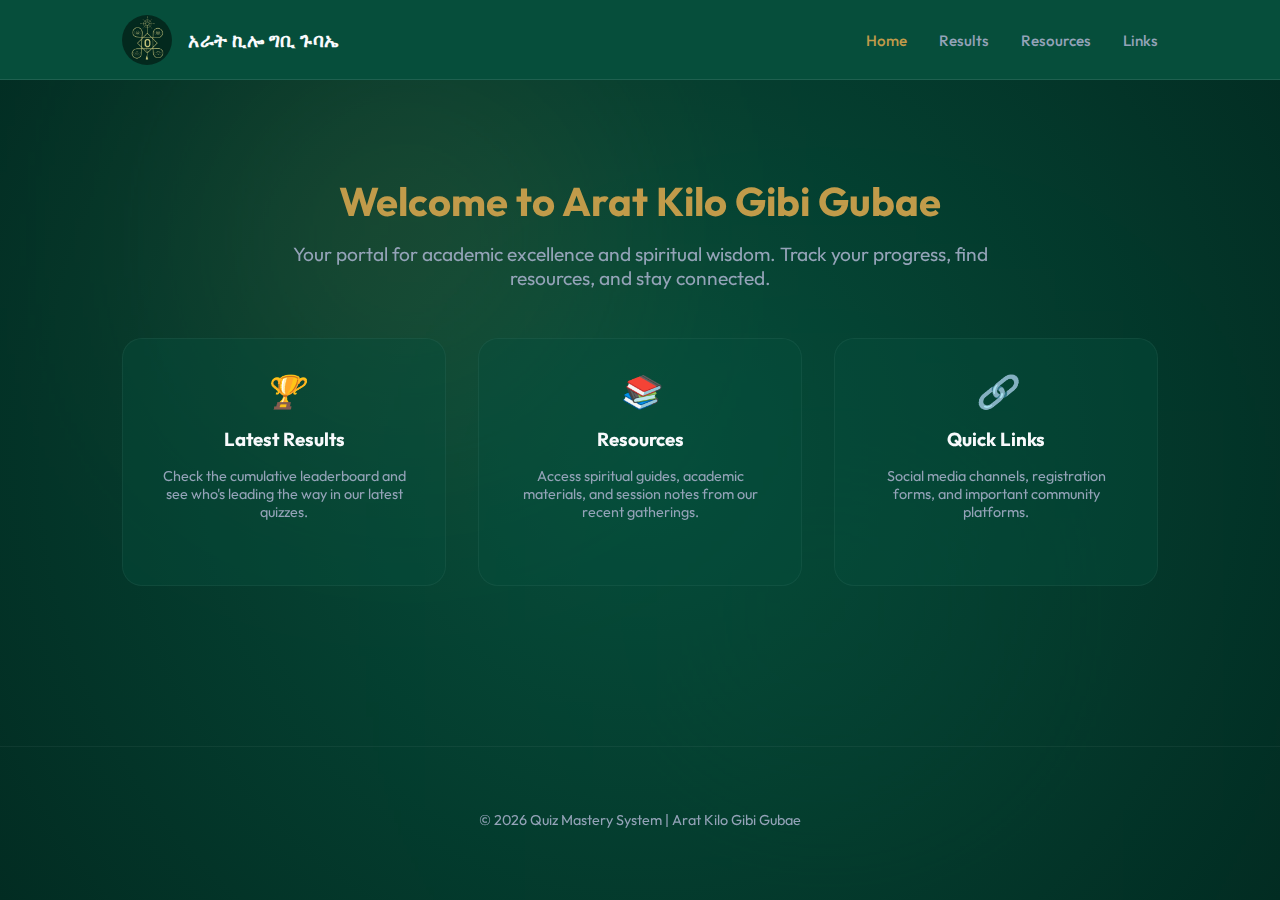
<file: public/index.html>
<!DOCTYPE html>
<html lang="en">

<head>
    <meta charset="UTF-8">
    <meta name="viewport" content="width=device-width, initial-scale=1.0">
    <title>Arat Kilo Gibi Gubae - Dashboard</title>
    <link rel="stylesheet" href="../assets/css/style.css">
    <link rel="preconnect" href="https://fonts.googleapis.com">
    <link rel="preconnect" href="https://fonts.gstatic.com" crossorigin>
    <link
        href="https://fonts.googleapis.com/css2?family=Noto+Serif+Ethiopic:wght@400;700&family=Outfit:wght@300;400;600;700&display=swap"
        rel="stylesheet">
</head>

<body>
    <div class="background-blur"></div>

    <nav>
        <div class="container">
            <a href="index.html" class="logo-link">
                <img src="../assets/img/logo.png" alt="Logo" class="logo-img"
                    onerror="this.src='https://via.placeholder.com/50/c19b4a/ffffff?text=AK'">
                <span class="brand-name">አራት ኪሎ ግቢ ጉባኤ</span>
            </a>
            <ul class="nav-links">
                <li><a href="index.html" class="active">Home</a></li>
                <li><a href="results.html">Results</a></li>
                <li><a href="resources.html">Resources</a></li>
                <li><a href="links.html">Links</a></li>
            </ul>
        </div>
    </nav>

    <main class="container">
        <section class="hero">
            <h2>Welcome to Arat Kilo Gibi Gubae</h2>
            <p>Your portal for academic excellence and spiritual wisdom. Track your progress, find resources, and stay
                connected.</p>

            <div class="feature-grid">
                <a href="results.html" class="feature-card">
                    <i>🏆</i>
                    <h3>Latest Results</h3>
                    <p>Check the cumulative leaderboard and see who's leading the way in our latest quizzes.</p>
                </a>
                <a href="resources.html" class="feature-card">
                    <i>📚</i>
                    <h3>Resources</h3>
                    <p>Access spiritual guides, academic materials, and session notes from our recent gatherings.</p>
                </a>
                <a href="links.html" class="feature-card">
                    <i>🔗</i>
                    <h3>Quick Links</h3>
                    <p>Social media channels, registration forms, and important community platforms.</p>
                </a>
            </div>
        </section>
    </main>

    <footer>
        <p>&copy; 2026 Quiz Mastery System | Arat Kilo Gibi Gubae</p>
    </footer>

    <script src="../assets/js/script.js"></script>
</body>

</html>
</file>
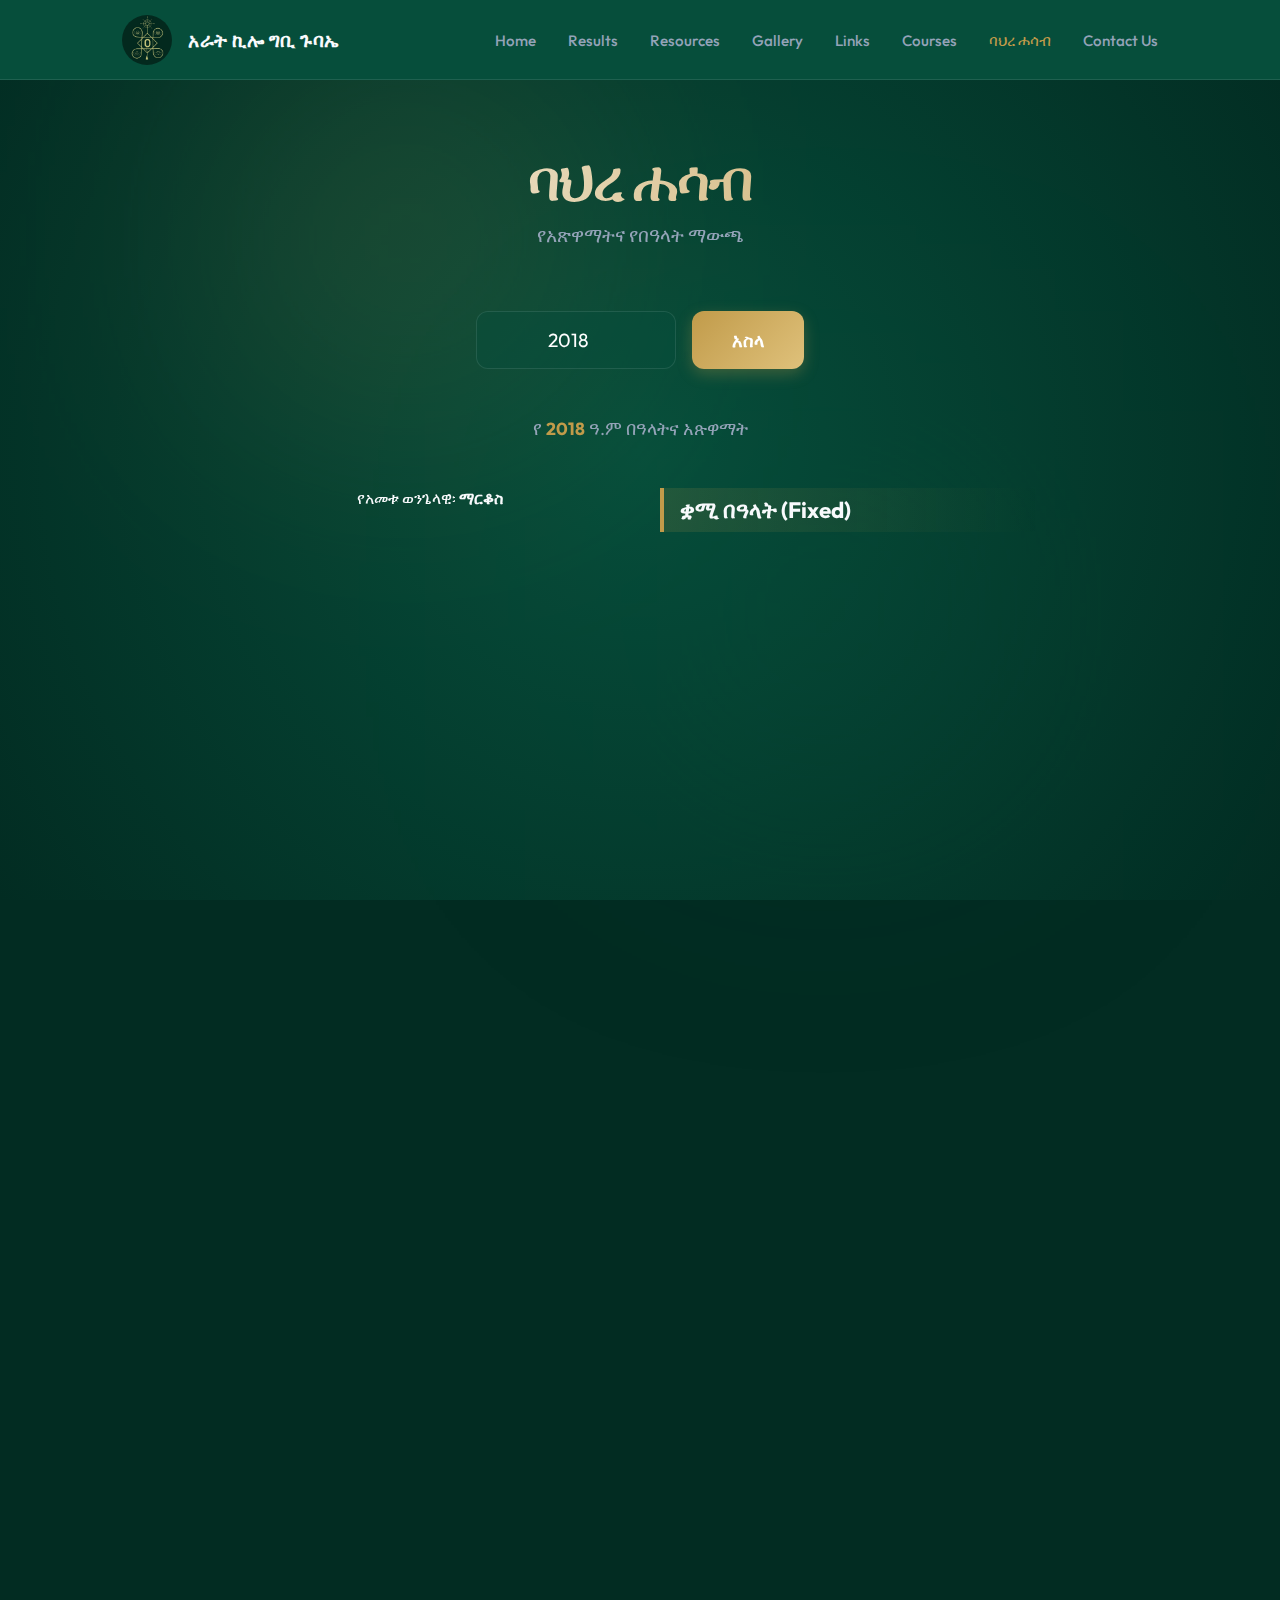
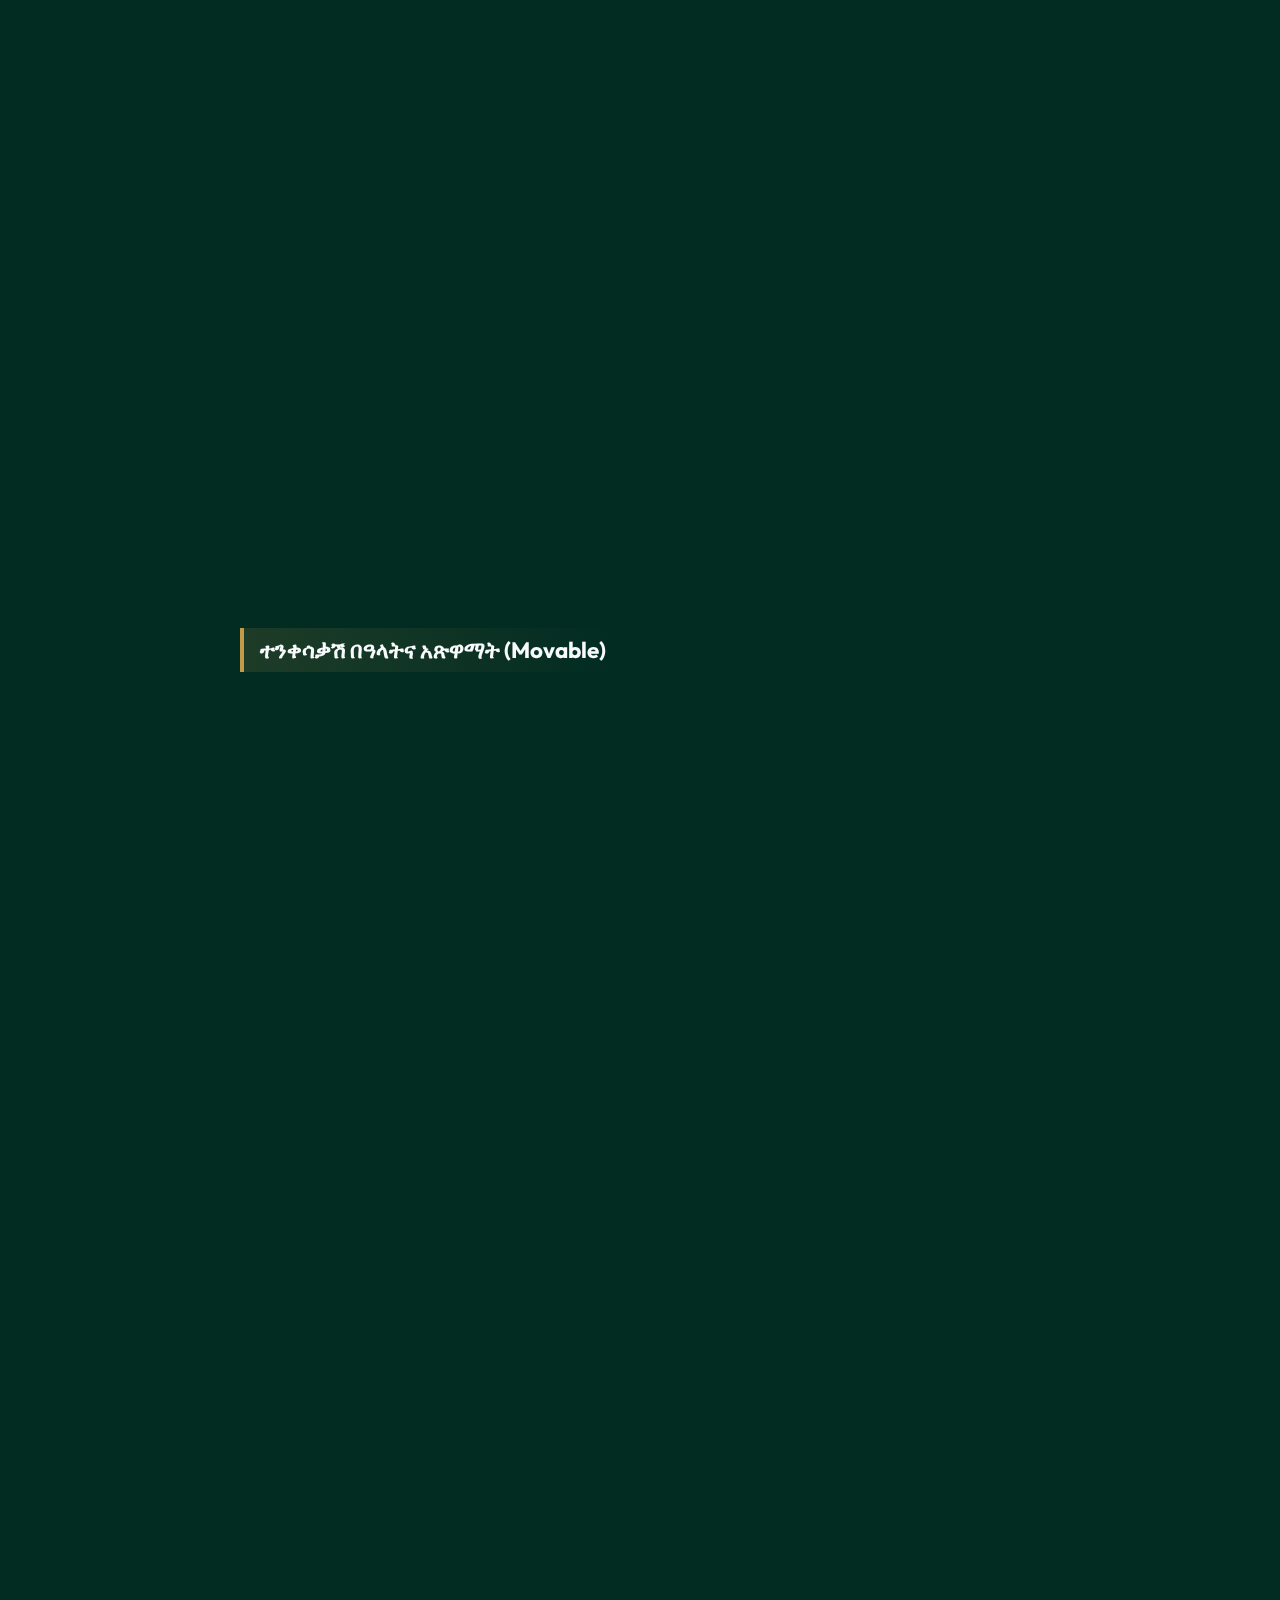
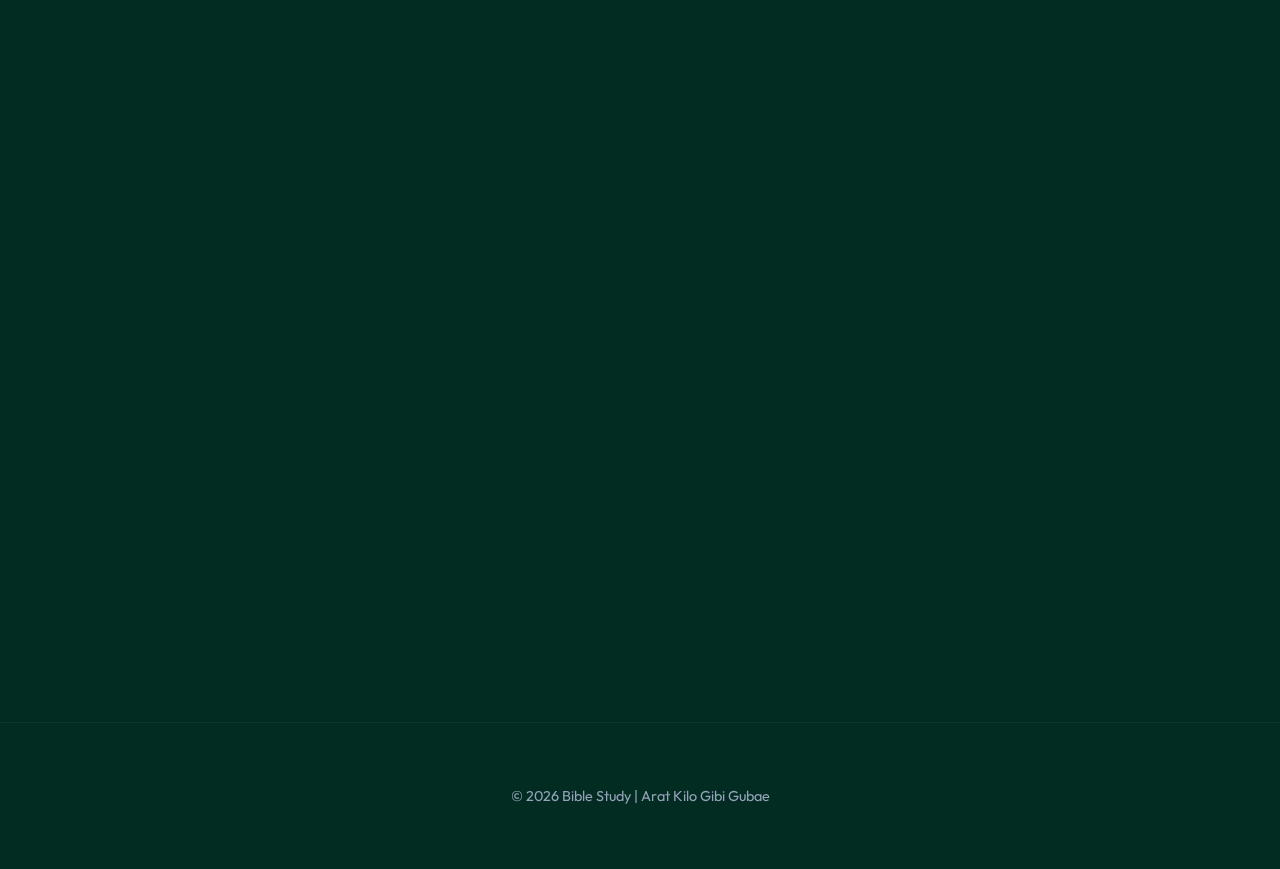
<file: bahre-hasab.html>
<!DOCTYPE html>
<html lang="en">

<head>
    <meta charset="UTF-8">
    <meta name="viewport" content="width=device-width, initial-scale=1.0, maximum-scale=1.0, user-scalable=no">
    <meta name="theme-color" content="#022c22">
    <title>ባህረ ሐሳብ - Arat Kilo Gibi Gubae</title>
    <link rel="stylesheet" href="assets/css/style.css?v=3.1">
    <link rel="preconnect" href="https://fonts.googleapis.com">
    <link rel="preconnect" href="https://fonts.gstatic.com" crossorigin>
    <link
        href="https://fonts.googleapis.com/css2?family=Noto+Serif+Ethiopic:wght@400;700&family=Outfit:wght@300;400;600;700&display=swap"
        rel="stylesheet">
    <link rel="manifest" href="manifest.json">
    <style>
        .calculator-container {
            max-width: 800px;
            margin: 2rem auto;
            text-align: center;
        }

        .input-group {
            display: flex;
            gap: 1rem;
            justify-content: center;
            margin-bottom: 3rem;
            flex-wrap: wrap;
        }

        .input-group input {
            background: var(--card-bg);
            border: 1px solid rgba(255, 255, 255, 0.1);
            padding: 1rem 1.5rem;
            border-radius: 12px;
            color: white;
            font-size: 1.2rem;
            width: 200px;
            outline: none;
            transition: all 0.3s;
            text-align: center;
        }

        .input-group input:focus {
            border-color: var(--primary);
            box-shadow: 0 0 15px rgba(193, 155, 74, 0.2);
        }

        .btn-calculate {
            background: linear-gradient(135deg, var(--primary) 0%, var(--primary-light) 100%);
            border: none;
            padding: 1rem 2.5rem;
            border-radius: 12px;
            color: white;
            font-weight: 700;
            font-size: 1.1rem;
            cursor: pointer;
            transition: all 0.3s cubic-bezier(0.175, 0.885, 0.32, 1.275);
            box-shadow: 0 5px 15px rgba(193, 155, 74, 0.3);
        }

        .btn-calculate:hover {
            transform: translateY(-3px);
            box-shadow: 0 10px 25px rgba(193, 155, 74, 0.5);
        }

        .btn-calculate:active {
            transform: translateY(-1px);
        }

        #resultsContainer {
            display: grid;
            grid-template-columns: 1fr 1fr;
            gap: 2.5rem;
            align-items: flex-start;
            margin-top: 3rem;
        }

        .holiday-section {
            width: 100%;
        }

        .results-grid {
            display: grid;
            grid-template-columns: repeat(auto-fill, minmax(240px, 1fr));
            gap: 1.5rem;
            margin-bottom: 3rem;
        }

        .holiday-card {
            background: var(--card-bg);
            backdrop-filter: blur(12px);
            border: 1px solid var(--border-color);
            border-radius: 20px;
            padding: 1.5rem;
            text-align: center;
            transition: all 0.3s ease;
            animation: fadeInScale 0.5s ease-out forwards;
            opacity: 0;
            position: relative;
            overflow: hidden;
            display: flex;
            flex-direction: column;
            justify-content: center;
            min-height: 110px;
        }

        .holiday-card::after {
            content: '';
            position: absolute;
            top: 0;
            left: 0;
            width: 4px;
            height: 100%;
            background: var(--primary);
            opacity: 0.5;
        }

        .holiday-card.fixed::after {
            background: #10b981; /* Green for fixed */
        }

        .holiday-card.movable::after {
            background: var(--primary); /* Gold for movable */
        }

        .holiday-card:hover {
            transform: translateY(-5px);
            border-color: var(--primary);
            box-shadow: 0 10px 30px var(--shadow-color);
        }

        .section-title-alt {
            font-family: 'Outfit', sans-serif;
            font-size: 1.4rem;
            color: var(--text-main);
            margin: 0 0 1.5rem;
            text-align: left;
            padding-left: 1rem;
            border-left: 4px solid var(--primary);
            background: linear-gradient(90deg, rgba(193, 155, 74, 0.15), transparent);
            padding-top: 0.5rem;
            padding-bottom: 0.5rem;
            border-radius: 0 8px 8px 0;
        }

        .holiday-name {
            font-family: 'Noto Serif Ethiopic', serif;
            font-size: 1.1rem;
            font-weight: 700;
            color: var(--primary);
            margin-bottom: 0.5rem;
        }

        .holiday-date {
            font-family: 'Noto Serif Ethiopic', serif;
            font-size: 1.2rem;
            color: var(--text-main);
            font-weight: 400;
        }

        .year-indicator {
            font-size: 1.1rem;
            color: var(--text-dim);
            margin-bottom: 2rem;
        }

        .year-indicator span {
            color: var(--primary);
            font-weight: 700;
        }

        @media (max-width: 1024px) {
            #resultsContainer {
                grid-template-columns: 1fr;
                gap: 0;
            }
        }

        @media (max-width: 600px) {
            .input-group input {
                width: 100%;
            }
            .btn-calculate {
                width: 100%;
            }
        }
    </style>
</head>

<body data-theme="dark">
    <div class="background-blur"></div>

    <nav>
        <div class="container">
            <a href="index.html" class="logo-link">
                <img src="assets/img/logo.png" alt="Logo" class="logo-img"
                    onerror="this.src='https://via.placeholder.com/50/c19b4a/ffffff?text=AK'">
                <span class="brand-name">አራት ኪሎ ግቢ ጉባኤ</span>
            </a>
            <ul class="nav-links">
                <li><a href="index.html">Home</a></li>
                <li><a href="results.html">Results</a></li>
                <li><a href="resources.html">Resources</a></li>
                <li><a href="gallery.html">Gallery</a></li>
                <li><a href="links.html">Links</a></li>
                <li><a href="courses.html">Courses</a></li>
                <li><a href="bahre-hasab.html" class="active">ባህረ ሐሳብ</a></li>
                <li><a href="contact Us.html">Contact Us</a></li>
            </ul>
        </div>
    </nav>

    <main id="main" class="container">
        <header>
            <h1>ባህረ ሐሳብ</h1>
            <p class="subtitle">የአጽዋማትና የበዓላት ማውጫ</p>
        </header>

        <section class="calculator-container">
            <div class="input-group">
                <input type="number" id="yearInput" placeholder="ዓመተ ምሕረት" min="1" max="9999">
                <button id="calculateBtn" class="btn-calculate">አስላ</button>
            </div>

            <div class="year-indicator">የ <span id="currentYearDisplay"></span> ዓ.ም በዓላትና አጽዋማት</div>

            <div id="resultsContainer">
                <!-- Results will be injected here -->
            </div>
        </section>
    </main>

    <footer>
        <p>&copy; 2026 Bible Study | Arat Kilo Gibi Gubae</p>
    </footer>

    <script src="assets/js/script.js?v=3.1"></script>
    <script src="assets/js/bahre-hasab.js"></script>
</body>

</html>
</file>
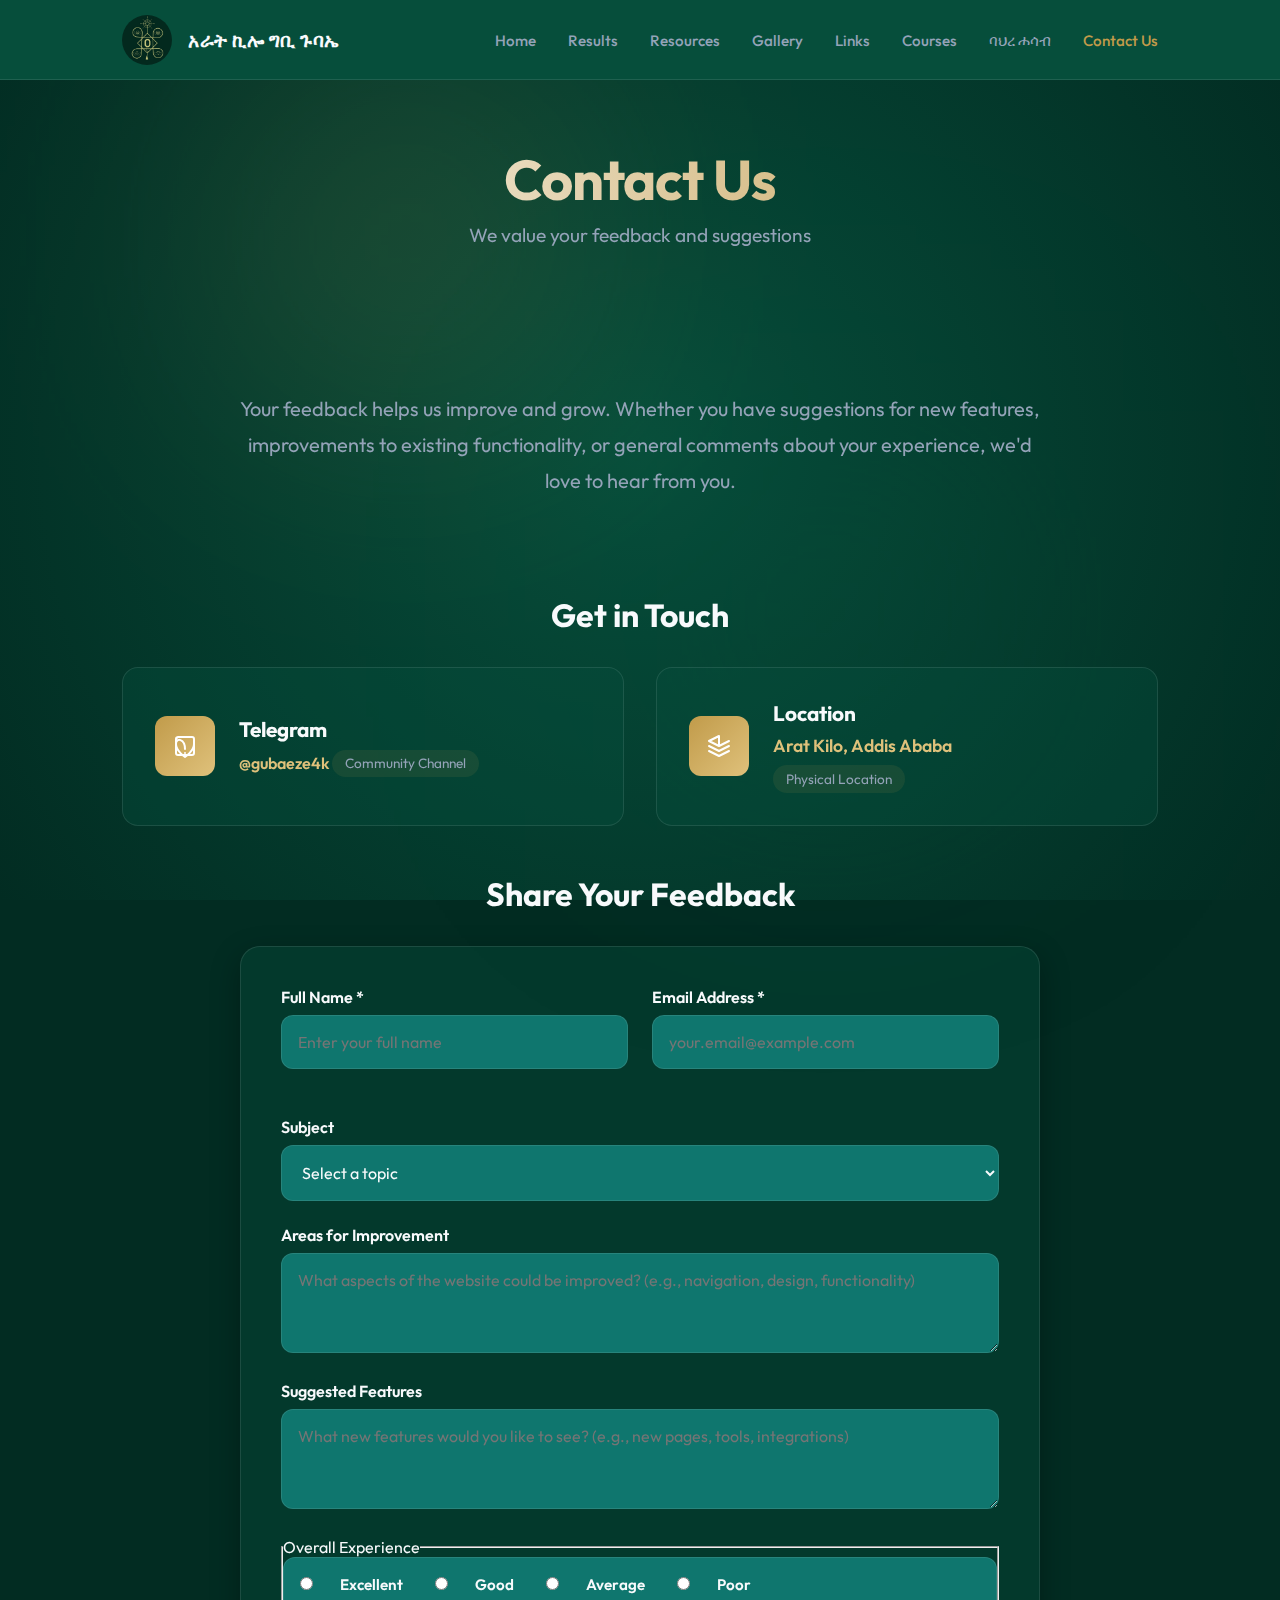
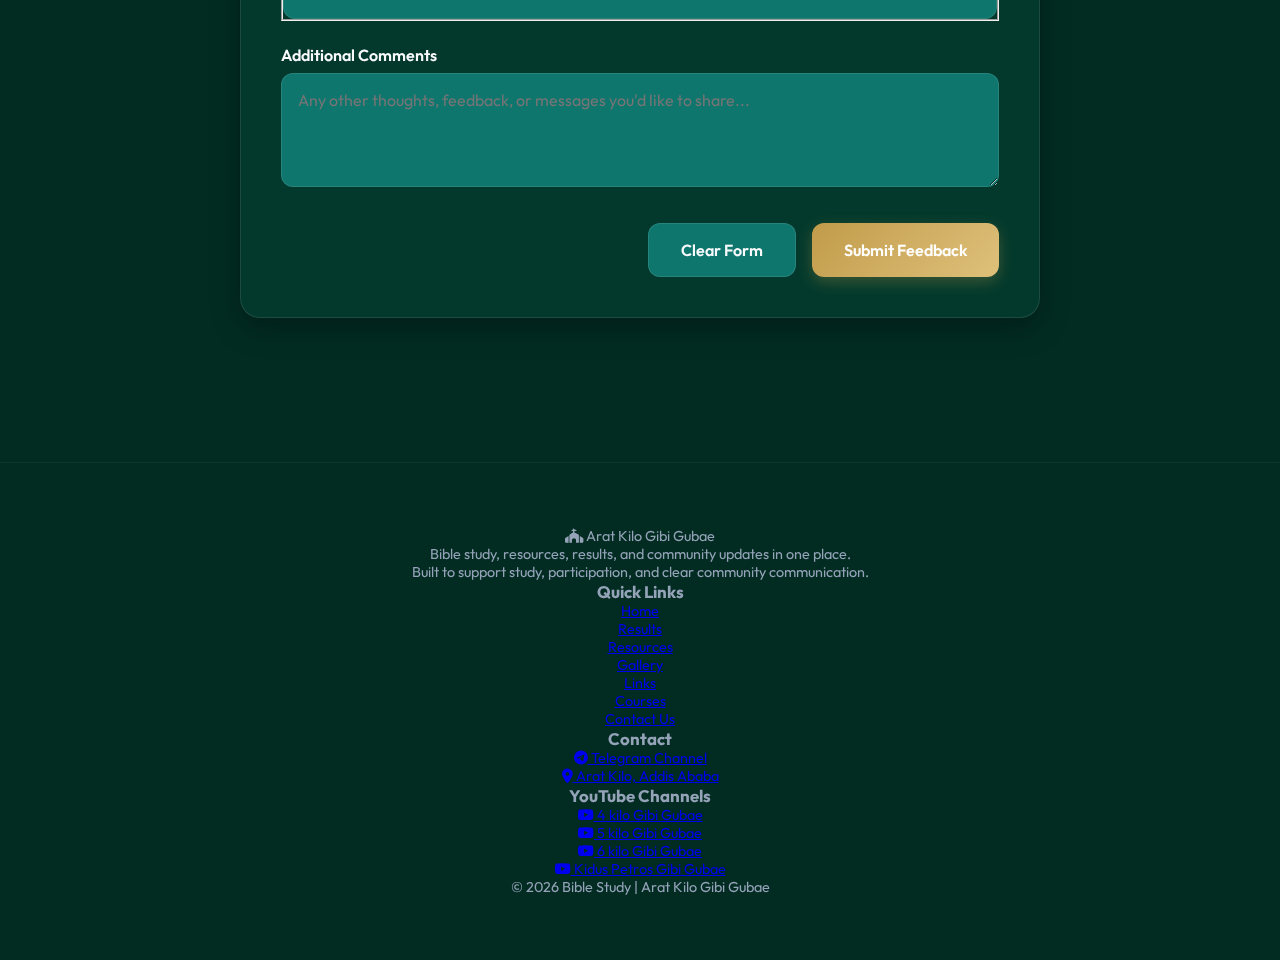
<file: contact Us.html>
<!DOCTYPE html>
<html lang="en">

<head>
    <meta charset="UTF-8">
    <meta name="viewport" content="width=device-width, initial-scale=1.0">
    <title>Contact Us - Arat Kilo Gibi Gubae</title>
    <link rel="stylesheet" href="assets/css/style.css">
    <link rel="preconnect" href="https://fonts.googleapis.com">
    <link rel="preconnect" href="https://fonts.gstatic.com" crossorigin>
    <link
        href="https://fonts.googleapis.com/css2?family=Noto+Serif+Ethiopic:wght@400;700&family=Outfit:wght@300;400;600;700&display=swap"
        rel="stylesheet">
    <!-- Mobile-specific meta tags -->
    <meta name="mobile-web-app-capable" content="yes">
    <meta name="apple-mobile-web-app-capable" content="yes">
    <meta name="apple-mobile-web-app-status-bar-style" content="black-translucent">
    <meta name="theme-color" content="#022c22">
    <!-- PWA meta tags -->
    <link rel="manifest" href="manifest.json">
    <link rel="apple-touch-icon" href="assets/img/icon-192.png">
    <link rel="icon" type="image/png" sizes="32x32" href="assets/img/icon-32.png">
    <link rel="icon" type="image/png" sizes="16x16" href="assets/img/icon-16.png">
    <!-- Font Awesome for Icons -->
    <link rel="stylesheet" href="https://cdnjs.cloudflare.com/ajax/libs/font-awesome/6.4.2/css/all.min.css">
</head>

<body data-theme="dark">
    <div class="background-blur"></div>

    <nav>
        <div class="container">
            <a href="index.html" class="logo-link">
                <img src="assets/img/logo.png" alt="Logo" class="logo-img"
                    onerror="this.src='https://via.placeholder.com/50/c19b4a/ffffff?text=AK'">
                <span class="brand-name">አራት ኪሎ ግቢ ጉባኤ</span>
            </a>
            <ul class="nav-links">
                <li><a href="index.html">Home</a></li>
                <li><a href="results.html">Results</a></li>
                <li><a href="resources.html">Resources</a></li>
                <li><a href="gallery.html">Gallery</a></li>
                <li><a href="links.html">Links</a></li>
                <li><a href="courses.html">Courses</a></li>
                <li><a href="bahre-hasab.html">ባህረ ሐሳብ</a></li>
                <li><a href="contact Us.html" class="active">Contact Us</a></li>
            </ul>
        </div>
    </nav>

    <header>
        <div class="container">
            <h1>Contact Us</h1>
            <p class="subtitle">We value your feedback and suggestions</p>
        </div>
    </header>

    <main class="container">
        <section class="hero secondary-hero">
            <p>Your feedback helps us improve and grow. Whether you have suggestions for new features, improvements to
                existing functionality, or general comments about your experience, we'd love to hear from you.</p>
        </section>

        <!-- Contact Information Section -->
        <section class="contact-info-section">
            <h2>Get in Touch</h2>
            <div class="contact-grid">
                <div class="contact-card">
                    <div class="contact-icon">
                        <svg width="24" height="24" viewBox="0 0 24 24" fill="none" stroke="currentColor"
                            stroke-width="2" stroke-linecap="round" stroke-linejoin="round">
                            <path d="M21 10c0 7-9 13-9 13s-9-6-9-13 9-5 9 5"></path>
                            <path
                                d="M3.59 4.59A2 2 0 0 1 5 3h14a2 2 0 0 1 2 2v14a2 2 0 0 1-2 2H5a2 2 0 0 1-2-2V5a2 2 0 0 1 .41-1.41z">
                            </path>
                            <line x1="12" y1="19" x2="12" y2="19"></line>
                        </svg>
                    </div>
                    <div class="contact-content">
                        <h3>Telegram</h3>
                        <a href="https://t.me/gubaeze4k" target="_blank" rel="noopener noreferrer"
                            class="contact-link">@gubaeze4k</a>
                        <span class="contact-label">Community Channel</span>
                    </div>
                </div>

                <div class="contact-card">
                    <div class="contact-icon">
                        <svg width="24" height="24" viewBox="0 0 24 24" fill="none" stroke="currentColor"
                            stroke-width="2" stroke-linecap="round" stroke-linejoin="round">
                            <path d="M12 2L2 7l10 5 10-5-10 5z"></path>
                            <path d="M2 17l10 5 10-5M2 12l10 5 10-5"></path>
                        </svg>
                    </div>
                    <div class="contact-content">
                        <h3>Location</h3>
                        <p><a href="https://maps.app.goo.gl/uQji4xtGEvLBAoFf6" target="_blank" rel="noopener noreferrer"
                                class="contact-link">Arat
                                Kilo, Addis Ababa</a></p>
                        <span class="contact-label">Physical Location</span>
                    </div>
                </div>
            </div>
        </section>

        <!-- Review Form Section -->
        <section class="review-section">
            <h2>Share Your Feedback</h2>
            <div class="review-form-container">
                <form id="reviewForm" class="review-form">
                    <div class="form-grid">
                        <div class="form-group">
                            <label for="name">Full Name *</label>
                            <input type="text" id="name" name="name" required placeholder="Enter your full name">
                        </div>

                        <div class="form-group">
                            <label for="email">Email Address *</label>
                            <input type="email" id="email" name="email" required placeholder="your.email@example.com">
                        </div>
                    </div>

                    <div class="form-group">
                        <label for="subject">Subject</label>
                        <select id="subject" name="subject">
                            <option value="">Select a topic</option>
                            <option value="general">General Inquiry</option>
                            <option value="feedback">Website Feedback</option>
                            <option value="feature">Feature Request</option>
                            <option value="bug">Bug Report</option>
                            <option value="suggestion">Improvement Suggestion</option>
                            <option value="other">Other</option>
                        </select>
                    </div>

                    <div class="form-group">
                        <label for="improvements">Areas for Improvement</label>
                        <textarea id="improvements" name="improvements" rows="3"
                            placeholder="What aspects of the website could be improved? (e.g., navigation, design, functionality)"></textarea>
                    </div>

                    <div class="form-group">
                        <label for="features">Suggested Features</label>
                        <textarea id="features" name="features" rows="3"
                            placeholder="What new features would you like to see? (e.g., new pages, tools, integrations)"></textarea>
                    </div>

                    <fieldset class="form-group experience-group">
                        <legend>Overall Experience</legend>
                        <div class="rating-container" role="radiogroup" aria-label="Overall Experience">
                            <div class="rating-options">
                                <label class="rating-option">
                                    <input type="radio" name="experience" value="excellent">
                                    <span class="rating-label">Excellent</span>
                                </label>
                                <label class="rating-option">
                                    <input type="radio" name="experience" value="good">
                                    <span class="rating-label">Good</span>
                                </label>
                                <label class="rating-option">
                                    <input type="radio" name="experience" value="average">
                                    <span class="rating-label">Average</span>
                                </label>
                                <label class="rating-option">
                                    <input type="radio" name="experience" value="poor">
                                    <span class="rating-label">Poor</span>
                                </label>
                            </div>
                        </div>
                    </fieldset>

                    <div class="form-group">
                        <label for="message">Additional Comments</label>
                        <textarea id="message" name="message" rows="4"
                            placeholder="Any other thoughts, feedback, or messages you'd like to share..."></textarea>
                    </div>

                    <div class="form-actions">
                        <button type="button" class="btn-secondary" onclick="clearForm()">Clear Form</button>
                        <button type="submit" class="btn-primary">Submit Feedback</button>
                    </div>

                    <div id="formStatus" class="form-status" hidden role="status" aria-live="polite"></div>
                </form>

                <div id="successMessage" class="success-message" style="display: none;">
                    <div class="success-content">
                        <div class="success-icon">
                            <svg width="24" height="24" viewBox="0 0 24 24" fill="none" stroke="currentColor"
                                stroke-width="2" stroke-linecap="round" stroke-linejoin="round">
                                <polyline points="20 6 9 17 4 12"></polyline>
                            </svg>
                        </div>
                        <h3>Thank You!</h3>
                        <p>Your feedback has been submitted successfully. We appreciate your time and input.</p>
                    </div>
                </div>
            </div>
        </section>

    </main>

    <footer class="footer">
        <div class="footer-shell">
            <div class="footer-grid">
                <div class="footer-column">
                    <p class="footer-brand"><i class="fas fa-church"></i> Arat Kilo Gibi Gubae</p>
                    <p class="footer-description">Bible study, resources, results, and community updates in one place.</p>
                    <p class="footer-note">Built to support study, participation, and clear community communication.</p>
                </div>
                <div class="footer-column">
                    <h3>Quick Links</h3>
                    <ul class="footer-links">
                        <li><a href="index.html">Home</a></li>
                        <li><a href="results.html">Results</a></li>
                        <li><a href="resources.html">Resources</a></li>
                        <li><a href="gallery.html">Gallery</a></li>
                        <li><a href="links.html">Links</a></li>
                        <li><a href="courses.html">Courses</a></li>
                        <li><a href="contact Us.html">Contact Us</a></li>
                    </ul>
                </div>
                <div class="footer-column">
                    <h3>Contact</h3>
                    <ul class="footer-contact">
                        <li><a href="https://t.me/gubaeze4k" target="_blank" rel="noopener noreferrer"><i class="fab fa-telegram-plane"></i> Telegram Channel</a></li>
                        <li><a href="https://maps.app.goo.gl/uQji4xtGEvLBAoFf6" target="_blank" rel="noopener noreferrer"><i class="fas fa-map-marker-alt"></i> Arat Kilo, Addis Ababa</a></li>
                    </ul>
                </div>
                <div class="footer-column">
                    <h3>YouTube Channels</h3>
                    <ul class="footer-media">
                        <li><a href="https://www.youtube.com/@4kilogibigubae" target="_blank" rel="noopener noreferrer"><i class="fab fa-youtube"></i> 4 kilo Gibi Gubae</a></li>
                        <li><a href="https://www.youtube.com/@5kilogbigubae" target="_blank" rel="noopener noreferrer"><i class="fab fa-youtube"></i> 5 kilo Gibi Gubae</a></li>
                        <li><a href="https://www.youtube.com/@6Kilogbigubae" target="_blank" rel="noopener noreferrer"><i class="fab fa-youtube"></i> 6 kilo Gibi Gubae</a></li>
                        <li><a href="https://www.youtube.com/@%E1%89%85%E1%8B%B1%E1%88%B5%E1%8C%B4%E1%8C%A5%E1%88%AE%E1%88%B5%E1%8C%8D%E1%89%A2%E1%8C%89%E1%89%A3%E1%8A%A4kidusp" target="_blank" rel="noopener noreferrer"><i class="fab fa-youtube"></i> Kidus Petros Gibi Gubae</a></li>
                    </ul>
                </div>
            </div>
            <div class="footer-bottom">
                <p>&copy; 2026 Bible Study | Arat Kilo Gibi Gubae</p>
            </div>
        </div>
    </footer>

    <script src="assets/js/script.js"></script>
    <script>
        // Google Sheets configuration
        const SCRIPT_URL = 'https://script.google.com/macros/s/AKfycbxg4biF5cUzRjThH3Rgl1i34w63gAGQk7AHvJE2sX5MZQvcFkhGgaS9VUVTEZ3ZSoFC/exec'; // You'll need to replace this

        const reviewForm = document.getElementById('reviewForm');
        const submitBtn = reviewForm.querySelector('.btn-primary');
        const successMessage = document.getElementById('successMessage');
        const formStatus = document.getElementById('formStatus');

        function setFormStatus(type, message) {
            formStatus.hidden = false;
            formStatus.textContent = message;
            formStatus.className = `form-status is-${type}`;
        }

        function clearFormStatus() {
            formStatus.hidden = true;
            formStatus.textContent = '';
            formStatus.className = 'form-status';
        }

        reviewForm.addEventListener('submit', async function (e) {
            e.preventDefault();
            clearFormStatus();
            successMessage.style.display = 'none';

            const originalText = submitBtn.textContent;
            submitBtn.textContent = 'Submitting...';
            submitBtn.disabled = true;
            submitBtn.setAttribute('aria-busy', 'true');

            const formData = new FormData(this);
            const data = {
                timestamp: new Date().toISOString(),
                name: formData.get('name'),
                email: formData.get('email'),
                subject: formData.get('subject'),
                improvements: formData.get('improvements'),
                features: formData.get('features'),
                experience: formData.get('experience'),
                message: formData.get('message')
            };

            try {
                const response = await fetch(SCRIPT_URL, {
                    method: 'POST',
                    headers: {
                        'Content-Type': 'application/json',
                        'Accept': 'application/json, text/plain, */*'
                    },
                    body: JSON.stringify(data)
                });

                if (!response.ok) {
                    throw new Error(`Request failed with status ${response.status}`);
                }

                const contentType = response.headers.get('content-type') || '';
                let result = null;

                if (contentType.includes('application/json')) {
                    result = await response.json();
                    if (result && result.result && result.result !== 'success') {
                        throw new Error(result.message || 'The server did not confirm the submission.');
                    }
                } else {
                    result = await response.text();
                }

                successMessage.style.display = 'block';
                setFormStatus('success', 'Feedback submitted successfully.');
                successMessage.scrollIntoView({ behavior: 'smooth', block: 'nearest' });
                reviewForm.reset();
            } catch (error) {
                console.error('Submission error:', error);
                setFormStatus(
                    'error',
                    'We could not verify your submission. Please try again, or contact us directly on Telegram.'
                );
            } finally {
                submitBtn.textContent = originalText;
                submitBtn.disabled = false;
                submitBtn.removeAttribute('aria-busy');
            }
        });

        function clearForm() {
            reviewForm.reset();
            clearFormStatus();
            successMessage.style.display = 'none';
        }
    </script>
</body>

</html>
</file>
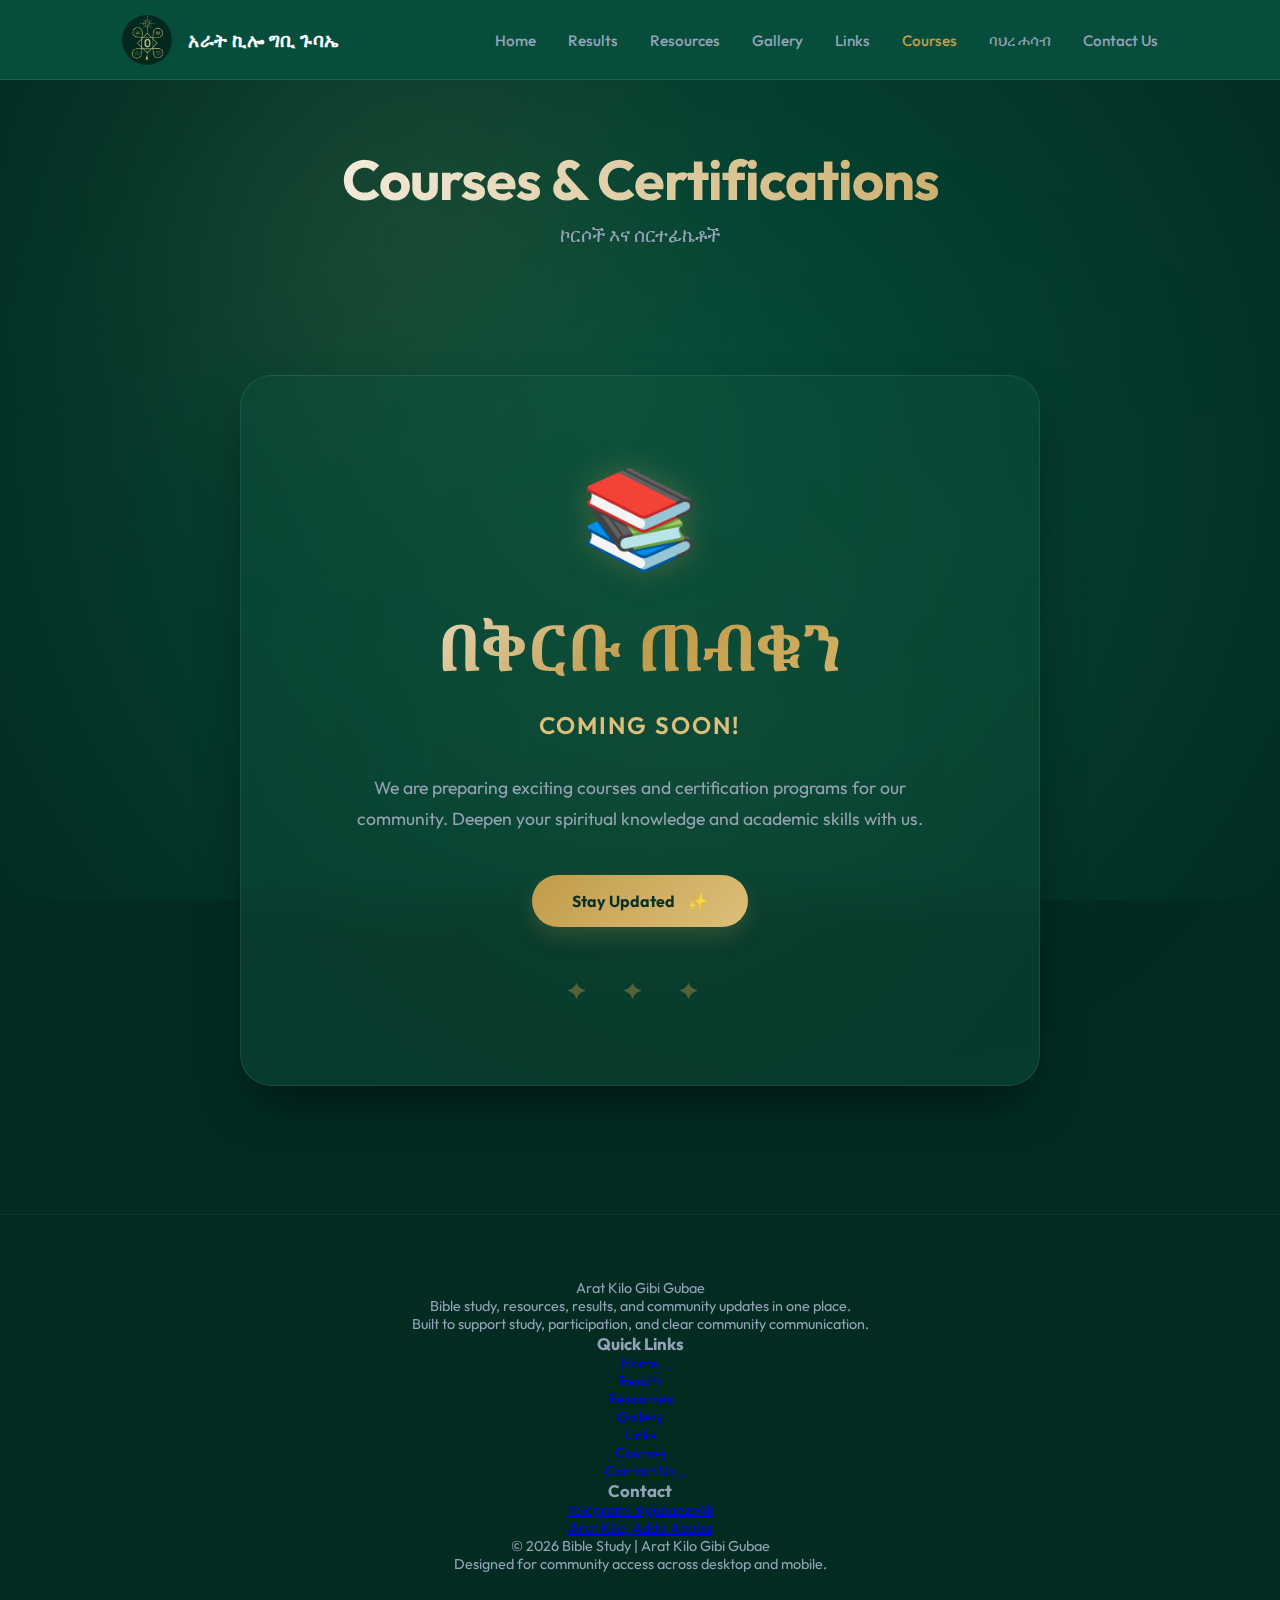
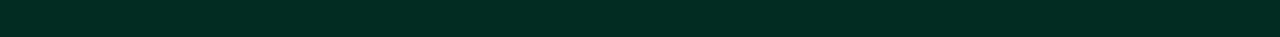
<file: courses.html>
<!DOCTYPE html>
<html lang="am">

<head>
    <meta charset="UTF-8">
    <meta name="viewport" content="width=device-width, initial-scale=1.0, maximum-scale=1.0, user-scalable=no">
    <meta name="theme-color" content="#022c22">
    <meta name="apple-mobile-web-app-capable" content="yes">
    <meta name="apple-mobile-web-app-status-bar-style" content="black-translucent">
    <meta name="mobile-web-app-capable" content="yes">
    <title>Courses & Certifications - Arat Kilo Gibi Gubae</title>
    <link rel="stylesheet" href="assets/css/style.css?v=3.1">
    <link rel="preconnect" href="https://fonts.googleapis.com">
    <link rel="preconnect" href="https://fonts.gstatic.com" crossorigin>
    <link
        href="https://fonts.googleapis.com/css2?family=Noto+Serif+Ethiopic:wght@400;700&family=Outfit:wght@300;400;600;700&display=swap"
        rel="stylesheet">
    <link rel="icon" sizes="192x192" href="assets/img/icon-192.png">
    <link rel="apple-touch-icon" href="assets/img/apple-touch-icon.png">
    <link rel="manifest" href="manifest.json">
    <style>
        .coming-soon-section {
            min-height: 70vh;
            display: flex;
            align-items: center;
            justify-content: center;
            padding: 2rem;
            position: relative;
        }

        .coming-soon-card {
            background: rgba(6, 78, 59, 0.4);
            backdrop-filter: blur(20px);
            border: 1px solid rgba(255, 255, 255, 0.1);
            border-radius: 32px;
            padding: 5rem 3rem;
            text-align: center;
            max-width: 800px;
            width: 100%;
            animation: fadeInScale 0.8s cubic-bezier(0.165, 0.84, 0.44, 1);
            box-shadow: 0 25px 50px -12px rgba(0, 0, 0, 0.5);
            position: relative;
            overflow: hidden;
        }

        .coming-soon-card::before {
            content: '';
            position: absolute;
            top: -50%;
            left: -50%;
            width: 200%;
            height: 200%;
            background: radial-gradient(circle at center, var(--primary) 0%, transparent 70%);
            opacity: 0.05;
            pointer-events: none;
            animation: rotate 20s linear infinite;
        }

        @keyframes rotate {
            from { transform: rotate(0deg); }
            to { transform: rotate(360deg); }
        }

        .coming-soon-icon {
            font-size: 6rem;
            margin-bottom: 2rem;
            display: inline-block;
            filter: drop-shadow(0 0 15px rgba(193, 155, 74, 0.3));
            animation: float-icon 4s ease-in-out infinite;
        }

        @keyframes float-icon {
            0%, 100% { transform: translateY(0); }
            50% { transform: translateY(-15px); }
        }

        .coming-soon-title {
            font-family: 'Noto Serif Ethiopic', serif;
            font-size: clamp(2.5rem, 8vw, 4rem);
            font-weight: 700;
            background: linear-gradient(135deg, #fff 0%, var(--primary) 50%, var(--primary-light) 100%);
            -webkit-background-clip: text;
            background-clip: text;
            -webkit-text-fill-color: transparent;
            margin-bottom: 1.5rem;
            line-height: 1.2;
        }

        .coming-soon-text {
            font-family: 'Outfit', sans-serif;
            font-size: 1.5rem;
            color: var(--primary-light);
            margin-bottom: 2rem;
            letter-spacing: 2px;
            text-transform: uppercase;
            font-weight: 600;
        }

        .coming-soon-sub {
            color: var(--text-dim);
            font-size: 1.1rem;
            line-height: 1.8;
            max-width: 600px;
            margin: 0 auto 2.5rem;
        }

        .cta-placeholder {
            display: inline-flex;
            align-items: center;
            gap: 0.8rem;
            background: linear-gradient(135deg, var(--primary) 0%, var(--primary-light) 100%);
            color: #022c22;
            text-decoration: none;
            padding: 1rem 2.5rem;
            border-radius: 50px;
            font-weight: 700;
            font-size: 1rem;
            transition: all 0.3s ease;
            box-shadow: 0 10px 20px rgba(193, 155, 74, 0.2);
        }

        .cta-placeholder:hover {
            transform: translateY(-3px) scale(1.02);
            box-shadow: 0 15px 30px rgba(193, 155, 74, 0.4);
        }

        .sparkle-row {
            font-size: 1.5rem;
            letter-spacing: 1rem;
            margin-top: 3rem;
            opacity: 0.4;
            color: var(--primary);
        }
    </style>
</head>

<body data-theme="dark">
    <div class="background-blur"></div>

    <nav>
        <div class="container">
            <a href="index.html" class="logo-link">
                <img src="assets/img/logo.png" alt="Logo" class="logo-img"
                    onerror="this.src='https://via.placeholder.com/50/c19b4a/ffffff?text=AK'">
                <span class="brand-name">አራት ኪሎ ግቢ ጉባኤ</span>
            </a>
            <ul class="nav-links">
                <li><a href="index.html">Home</a></li>
                <li><a href="results.html">Results</a></li>
                <li><a href="resources.html">Resources</a></li>
                <li><a href="gallery.html">Gallery</a></li>
                <li><a href="links.html">Links</a></li>
                <li><a href="courses.html" class="active">Courses</a></li>
                <li><a href="bahre-hasab.html">ባህረ ሐሳብ</a></li>
                <li><a href="contact Us.html">Contact Us</a></li>
            </ul>
        </div>
    </nav>

    <header>
        <div class="container">
            <h1>Courses & Certifications</h1>
            <p class="subtitle">ኮርሶች እና ሰርተፊኬቶች</p>
        </div>
    </header>

    <main class="container">
        <section class="coming-soon-section">
            <div class="coming-soon-card">
                <span class="coming-soon-icon">📚</span>
                <h2 class="coming-soon-title">በቅርቡ ጠብቁን</h2>
                <p class="coming-soon-text">Coming Soon!</p>
                <p class="coming-soon-sub">
                    We are preparing exciting courses and certification programs for our community. 
                    Deepen your spiritual knowledge and academic skills with us.
                </p>
                <a href="contact Us.html" class="cta-placeholder">
                    Stay Updated <span>✨</span>
                </a>
                <div class="sparkle-row">✦ ✦ ✦</div>
            </div>
        </section>
    </main>

    <footer class="footer">
        <div class="footer-shell">
            <div class="footer-grid">
                <div class="footer-column">
                    <p class="footer-brand">Arat Kilo Gibi Gubae</p>
                    <p class="footer-description">Bible study, resources, results, and community updates in one place.</p>
                    <p class="footer-note">Built to support study, participation, and clear community communication.</p>
                </div>
                <div class="footer-column">
                    <h3>Quick Links</h3>
                    <ul class="footer-links">
                        <li><a href="index.html">Home</a></li>
                        <li><a href="results.html">Results</a></li>
                        <li><a href="resources.html">Resources</a></li>
                        <li><a href="gallery.html">Gallery</a></li>
                        <li><a href="links.html">Links</a></li>
                        <li><a href="courses.html">Courses</a></li>
                        <li><a href="contact Us.html">Contact Us</a></li>
                    </ul>
                </div>
                <div class="footer-column">
                    <h3>Contact</h3>
                    <ul class="footer-contact">
                        <li><a href="https://t.me/gubaeze4k" target="_blank" rel="noopener noreferrer">Telegram: @gubaeze4k</a></li>
                        <li><a href="https://maps.app.goo.gl/uQji4xtGEvLBAoFf6" target="_blank" rel="noopener noreferrer">Arat Kilo, Addis Ababa</a></li>
                    </ul>
                </div>
            </div>
            <div class="footer-bottom">
                <p>&copy; 2026 Bible Study | Arat Kilo Gibi Gubae</p>
                <p>Designed for community access across desktop and mobile.</p>
            </div>
        </div>
    </footer>

    <script src="assets/js/script.js?v=3.1"></script>
</body>

</html>
</file>
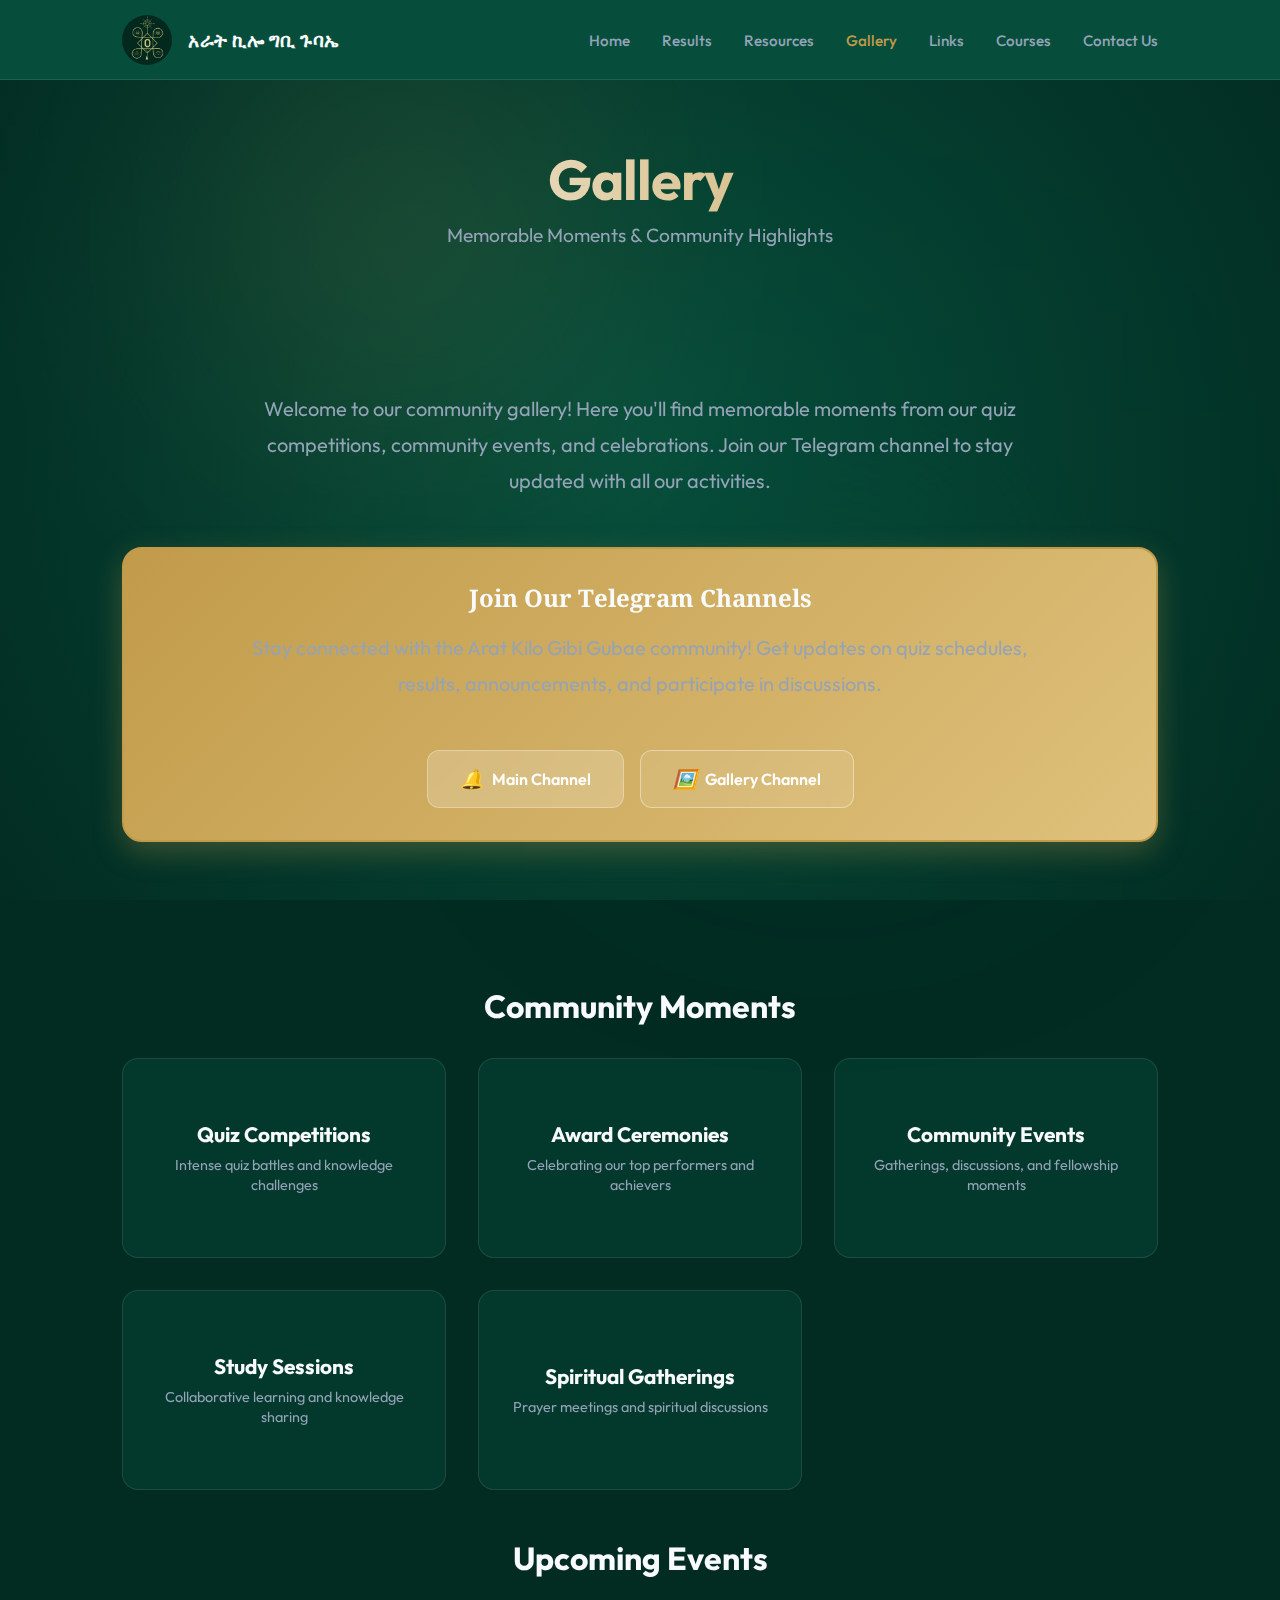
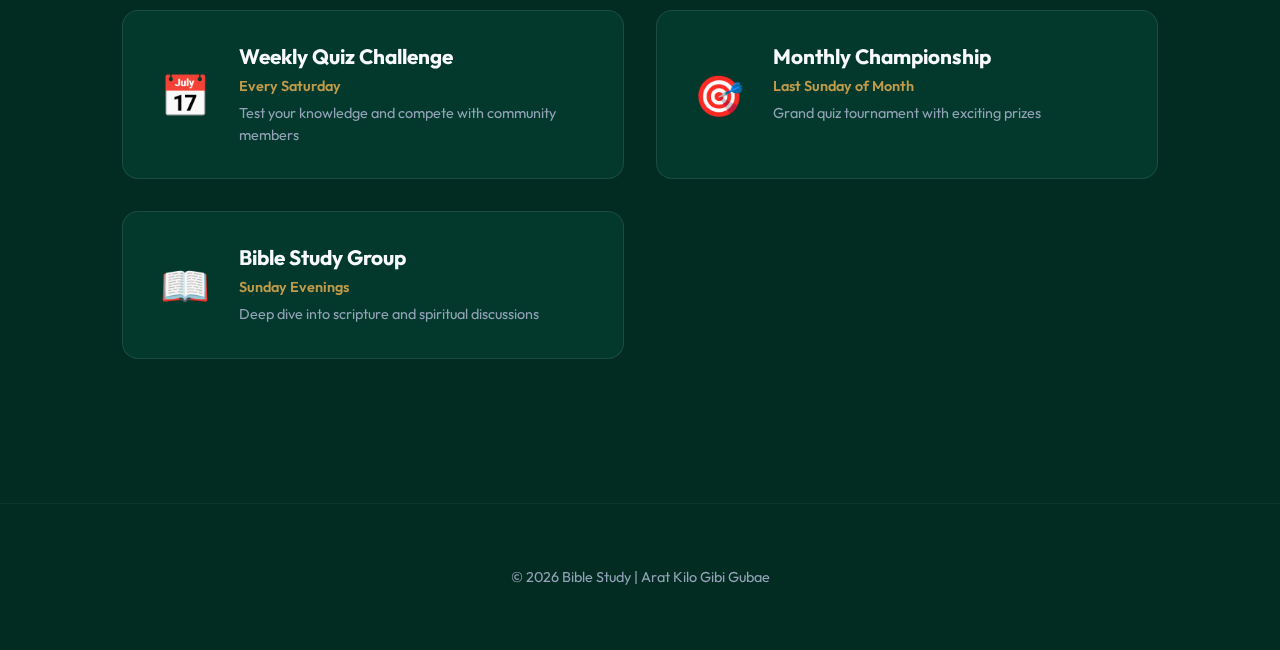
<file: gallery.html>
<!DOCTYPE html>
<html lang="en">

<head>
    <meta charset="UTF-8">
    <meta name="viewport" content="width=device-width, initial-scale=1.0, maximum-scale=1.0, user-scalable=no">
    <title>Gallery - Arat Kilo Gibi Gubae</title>
    <link rel="stylesheet" href="assets/css/style.css">
    <link rel="preconnect" href="https://fonts.googleapis.com">
    <link rel="preconnect" href="https://fonts.gstatic.com" crossorigin>
    <link
        href="https://fonts.googleapis.com/css2?family=Noto+Serif+Ethiopic:wght@400;700&family=Outfit:wght@300;400;600;700&display=swap"
        rel="stylesheet">
    <!-- Mobile-specific meta tags -->
    <meta name="mobile-web-app-capable" content="yes">
    <meta name="apple-mobile-web-app-capable" content="yes">
    <meta name="apple-mobile-web-app-status-bar-style" content="black-translucent">
    <meta name="theme-color" content="#022c22">
    <!-- PWA meta tags -->
    <link rel="manifest" href="manifest.json">
    <link rel="apple-touch-icon" href="assets/img/icon-192.png">
    <link rel="icon" type="image/png" sizes="32x32" href="assets/img/icon-32.png">
    <link rel="icon" type="image/png" sizes="16x16" href="assets/img/icon-16.png">
</head>

<body data-theme="dark">
    <div class="background-blur"></div>

    <nav>
        <div class="container">
            <a href="index.html" class="logo-link">
                <img src="assets/img/logo.png" alt="Logo" class="logo-img"
                    onerror="this.src='https://via.placeholder.com/50/c19b4a/ffffff?text=AK'">
                <span class="brand-name">አራት ኪሎ ግቢ ጉባኤ</span>
            </a>
            <ul class="nav-links">
                <li><a href="index.html">Home</a></li>
                <li><a href="results.html">Results</a></li>
                <li><a href="resources.html">Resources</a></li>
                <li><a href="gallery.html" class="active">Gallery</a></li>
                <li><a href="links.html">Links</a></li>
                <li><a href="courses.html">Courses</a></li>
                <li><a href="contact Us.html">Contact Us</a></li>
            </ul>
        </div>
    </nav>

    <header>
        <div class="container">
            <h1>Gallery</h1>
            <p class="subtitle">Memorable Moments & Community Highlights</p>
        </div>
    </header>

    <main class="container">
        <section class="hero secondary-hero">
            <p>Welcome to our community gallery! Here you'll find memorable moments from our quiz competitions, community events, and celebrations. Join our Telegram channel to stay updated with all our activities.</p>
            
            <!-- Telegram Channel Section -->
            <div class="telegram-section">
                <div class="telegram-card">
                    <div class="card-header">
                        <h3>Join Our Telegram Channels</h3>
                    </div>
                    <p class="telegram-description">Stay connected with the Arat Kilo Gibi Gubae community! Get updates on quiz schedules, results, announcements, and participate in discussions.</p>
                    <div class="telegram-buttons">
                        <a href="https://t.me/gubaeze4k" target="_blank" class="telegram-btn">
                            <i>🔔</i>
                            Main Channel
                        </a>
                        <a href="https://t.me/gallery_ze4k" target="_blank" class="telegram-btn secondary">
                            <i>🖼️</i>
                            Gallery Channel
                        </a>
                    </div>
                </div>
            </div>
        </section>

        <!-- Gallery Grid -->
        <section class="gallery-section">
            <h2>Community Moments</h2>
            <div class="gallery-grid">
                <!-- Quiz Competition Gallery -->
                <div class="gallery-item">
                    <div class="gallery-card">
                        <div class="gallery-placeholder">
                            <h3>Quiz Competitions</h3>
                            <p>Intense quiz battles and knowledge challenges</p>
                        </div>
                    </div>
                </div>

                <!-- Award Ceremonies Gallery -->
                <div class="gallery-item">
                    <div class="gallery-card">
                        <div class="gallery-placeholder">
                            <h3>Award Ceremonies</h3>
                            <p>Celebrating our top performers and achievers</p>
                        </div>
                    </div>
                </div>

                <!-- Community Events Gallery -->
                <div class="gallery-item">
                    <div class="gallery-card">
                        <div class="gallery-placeholder">
                            <h3>Community Events</h3>
                            <p>Gatherings, discussions, and fellowship moments</p>
                        </div>
                    </div>
                </div>

                <!-- Study Sessions Gallery -->
                <div class="gallery-item">
                    <div class="gallery-card">
                        <div class="gallery-placeholder">
                            <h3>Study Sessions</h3>
                            <p>Collaborative learning and knowledge sharing</p>
                        </div>
                    </div>
                </div>

                <!-- Spiritual Gatherings Gallery -->
                <div class="gallery-item">
                    <div class="gallery-card">
                        <div class="gallery-placeholder">
                            <h3>Spiritual Gatherings</h3>
                            <p>Prayer meetings and spiritual discussions</p>
                        </div>
                    </div>
                </div>
            </div>
        </section>

        <!-- Upcoming Events Section -->
        <section class="upcoming-section">
            <h2>Upcoming Events</h2>
            <div class="events-grid">
                <div class="event-card">
                    <div class="event-icon">📅</div>
                    <div class="event-content">
                        <h3>Weekly Quiz Challenge</h3>
                        <p class="event-date">Every Saturday</p>
                        <p class="event-description">Test your knowledge and compete with community members</p>
                    </div>
                </div>

                <div class="event-card">
                    <div class="event-icon">🎯</div>
                    <div class="event-content">
                        <h3>Monthly Championship</h3>
                        <p class="event-date">Last Sunday of Month</p>
                        <p class="event-description">Grand quiz tournament with exciting prizes</p>
                    </div>
                </div>

                <div class="event-card">
                    <div class="event-icon">📖</div>
                    <div class="event-content">
                        <h3>Bible Study Group</h3>
                        <p class="event-date">Sunday Evenings</p>
                        <p class="event-description">Deep dive into scripture and spiritual discussions</p>
                    </div>
                </div>
            </div>
        </section>
    </main>

    <footer>
        <p>&copy; 2026 Bible Study | Arat Kilo Gibi Gubae</p>
    </footer>

    <script src="assets/js/script.js"></script>
</body>

</html>
</file>
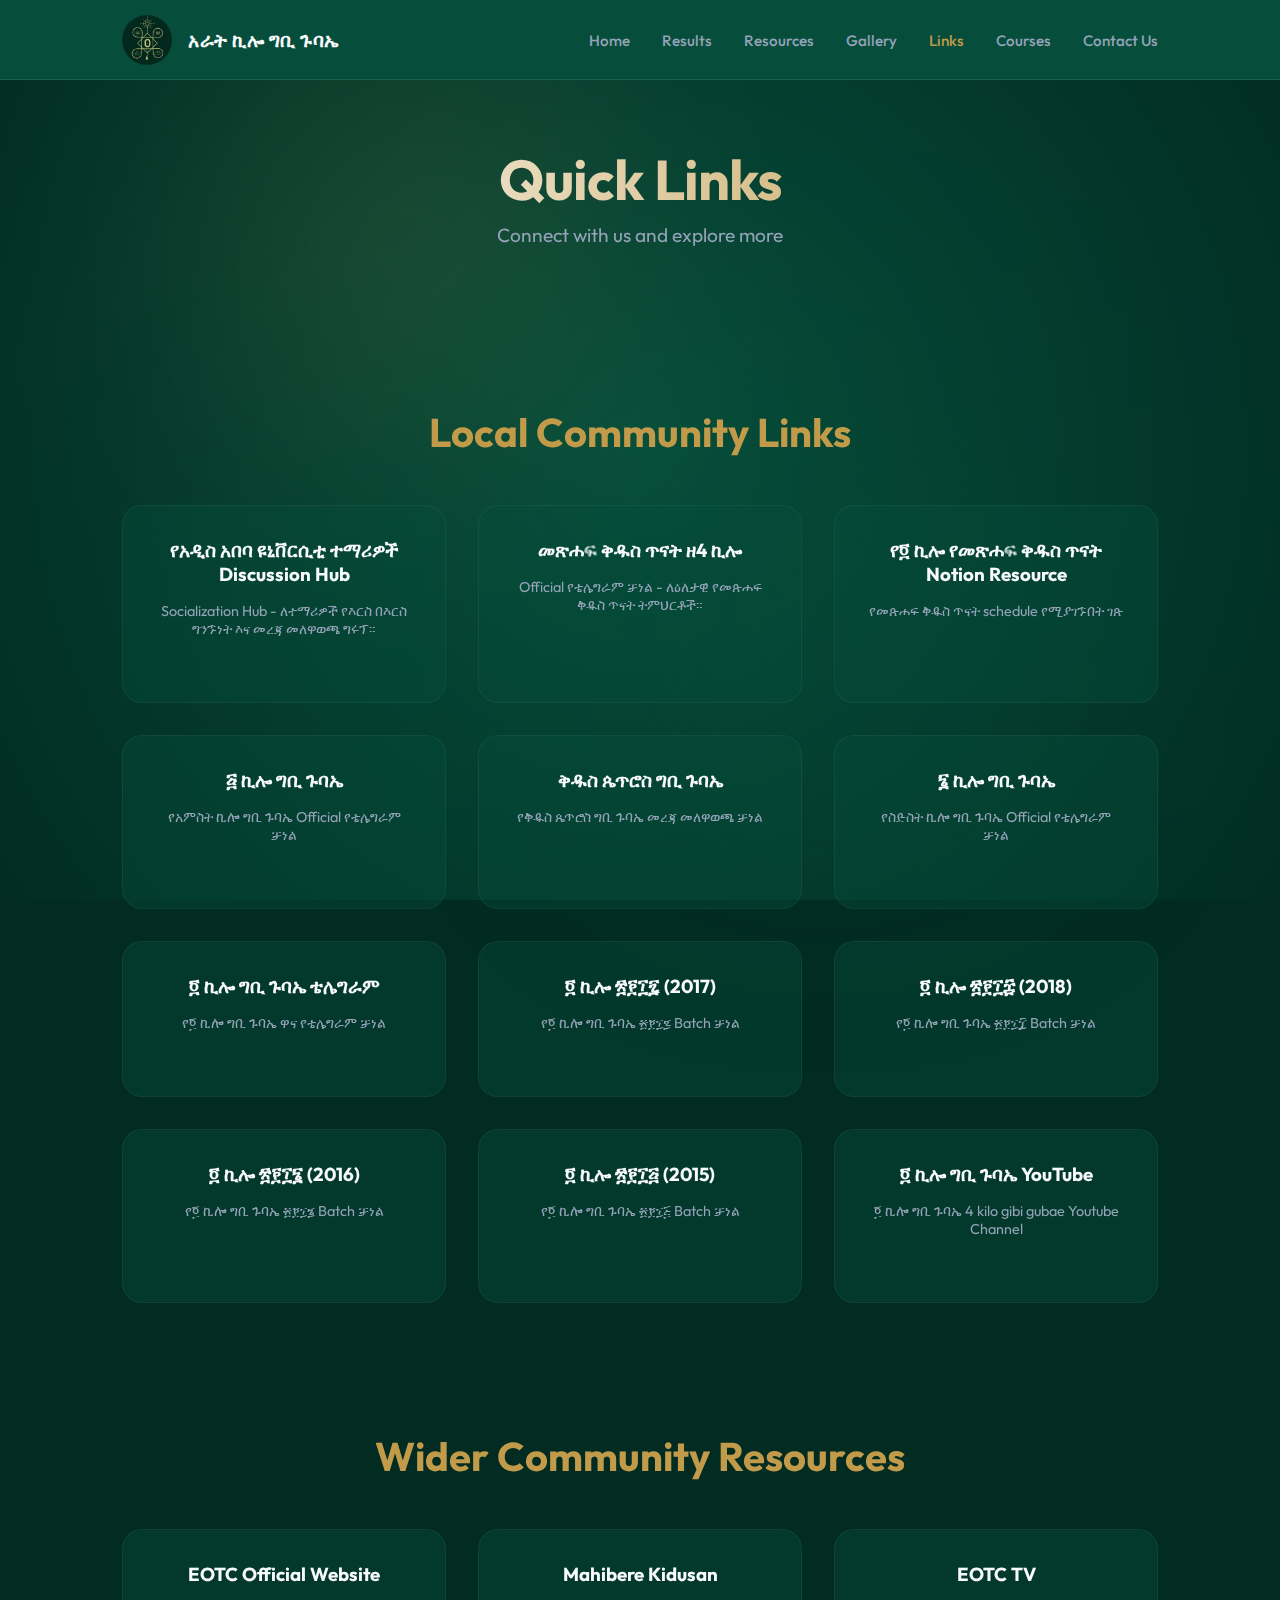
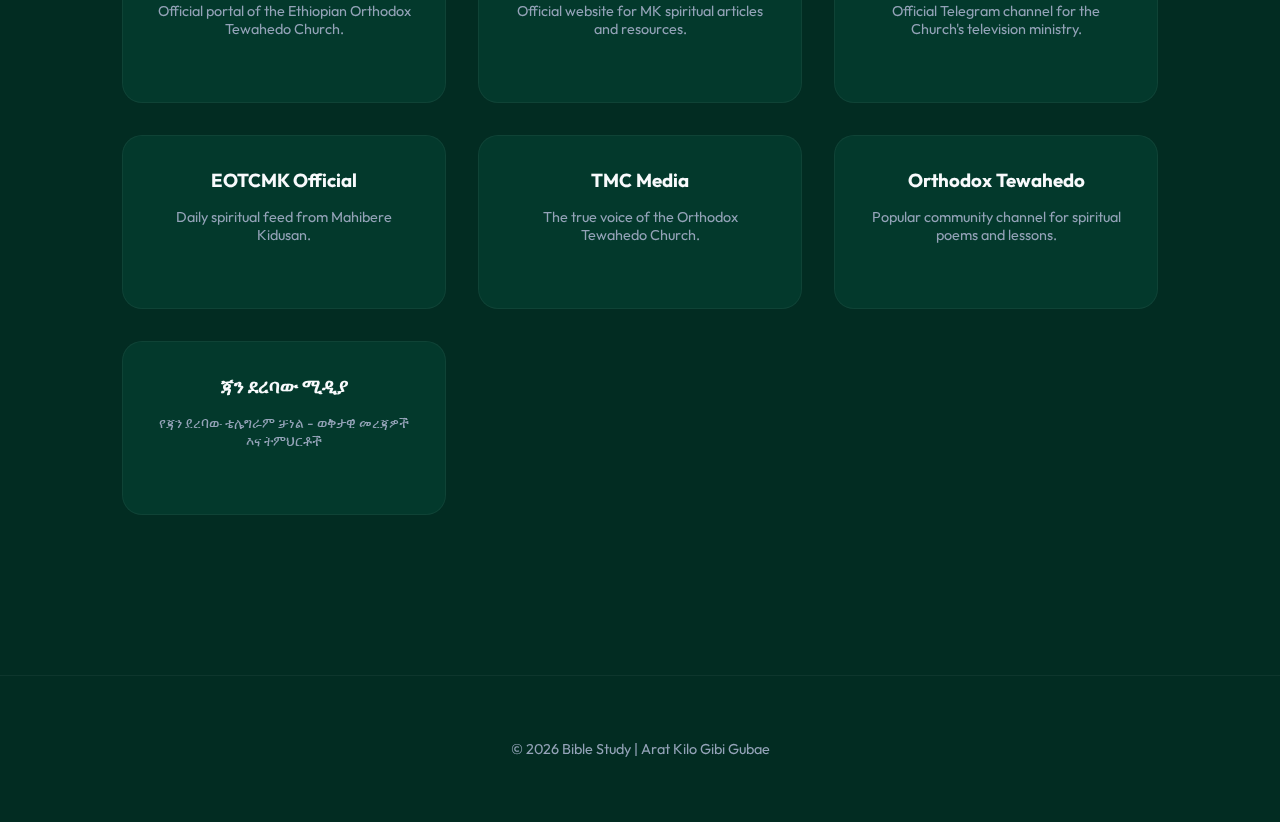
<file: links.html>
<!DOCTYPE html>
<html lang="en">

<head>
    <meta charset="UTF-8">
    <meta name="viewport" content="width=device-width, initial-scale=1.0">
    <title>Links - Arat Kilo Gibi Gubae</title>
    <link rel="stylesheet" href="assets/css/style.css?v=3.1">
    <link rel="preconnect" href="https://fonts.googleapis.com">
    <link rel="preconnect" href="https://fonts.gstatic.com" crossorigin>
    <link
        href="https://fonts.googleapis.com/css2?family=Noto+Serif+Ethiopic:wght@400;700&family=Outfit:wght@300;400;600;700&display=swap"
        rel="stylesheet">
</head>

<body data-theme="dark">
    <div class="background-blur"></div>

    <nav>
        <div class="container">
            <a href="index.html" class="logo-link">
                <img src="assets/img/logo.png" alt="Logo" class="logo-img"
                    onerror="this.src='https://via.placeholder.com/50/c19b4a/ffffff?text=AK'">
                <span class="brand-name">አራት ኪሎ ግቢ ጉባኤ</span>
            </a>
            <ul class="nav-links">
                <li><a href="index.html">Home</a></li>
                <li><a href="results.html">Results</a></li>
                <li><a href="resources.html">Resources</a></li>
                <li><a href="gallery.html">Gallery</a></li>
                <li><a href="links.html" class="active">Links</a></li>
                <li><a href="courses.html">Courses</a></li>
                <li><a href="contact Us.html">Contact Us</a></li>
            </ul>
        </div>
    </nav>

    <header>
        <div class="container">
            <h1>Quick Links</h1>
            <p class="subtitle">Connect with us and explore more</p>
        </div>
    </header>

    <main class="container">
        <section class="hero">
            <h2 class="section-title">Local Community Links</h2>
            <div class="feature-grid">
                <a href="https://t.me/aauorthodoxgroup" target="_blank" class="feature-card">
                    <h3>የአዲስ አበባ ዩኒቨርሲቲ ተማሪዎች Discussion Hub</h3>
                    <p>Socialization Hub - ለተማሪዎች የእርስ በእርስ ግንኙነት እና መረጃ መለዋወጫ ግሩፕ።</p>
                </a>
                <a href="https://t.me/gibi_gubae_bible" target="_blank" class="feature-card">
                    <h3>መጽሐፍ ቅዱስ ጥናት ዘ4 ኪሎ</h3>
                    <p>Official የቴሌግራም ቻነል - ለዕለታዊ የመጽሐፍ ቅዱስ ጥናት ትምህርቶች።</p>
                </a>
                <a href="https://luxurious-borogovia-755.notion.site/2a371e5308f481c4a312f7ee55f4d0b3?v=2a371e5308f481589edb000ca46d3978"
                    target="_blank" class="feature-card">
                    <h3>የ፬ ኪሎ የመጽሐፍ ቅዱስ ጥናት Notion Resource</h3>
                    <p>የመጽሐፍ ቅዱስ ጥናት schedule የሚያገኙበት ገጽ</p>
                </a>
                <a href="https://t.me/amstkiloGG" target="_blank" class="feature-card">
                    <h3>፭ ኪሎ ግቢ ጉባኤ</h3>
                    <p>የአምስት ኪሎ ግቢ ጉባኤ Official የቴሌግራም ቻነል</p>
                </a>
                <a href="https://t.me/kidus_petros_mereja" target="_blank" class="feature-card">
                    <h3>ቅዱስ ጴጥሮስ ግቢ ጉባኤ</h3>
                    <p>የቅዱስ ጴጥሮስ ግቢ ጉባኤ መረጃ መለዋወጫ ቻነል</p>
                </a>
                <a href="https://t.me/SidistKiloGibiGubae" target="_blank" class="feature-card">
                    <h3>፮ ኪሎ ግቢ ጉባኤ</h3>
                    <p>የስድስት ኪሎ ግቢ ጉባኤ Official የቴሌግራም ቻነል</p>
                </a>
                <a href="https://t.me/gubaeze4k" target="_blank" class="feature-card">
                    <h3>፬ ኪሎ ግቢ ጉባኤ ቴሌግራም</h3>
                    <p>የ፬ ኪሎ ግቢ ጉባኤ ዋና የቴሌግራም ቻነል</p>
                </a>
                <a href="https://t.me/Aratkilo2017" target="_blank" class="feature-card">
                    <h3>፬ ኪሎ ፳፻፲፯ (2017)</h3>
                    <p>የ፬ ኪሎ ግቢ ጉባኤ ፳፻፲፯ Batch ቻነል</p>
                </a>
                <a href="https://t.me/gubaeze4k2018" target="_blank" class="feature-card">
                    <h3>፬ ኪሎ ፳፻፲፰ (2018)</h3>
                    <p>የ፬ ኪሎ ግቢ ጉባኤ ፳፻፲፰ Batch ቻነል</p>
                </a>
                <a href="https://t.me/gubaeze4k2016" target="_blank" class="feature-card">
                    <h3>፬ ኪሎ ፳፻፲፮ (2016)</h3>
                    <p>የ፬ ኪሎ ግቢ ጉባኤ ፳፻፲፮ Batch ቻነል</p>
                </a>
                <a href="https://t.me/gubaeze4k2015" target="_blank" class="feature-card">
                    <h3>፬ ኪሎ ፳፻፲፭ (2015)</h3>
                    <p>የ፬ ኪሎ ግቢ ጉባኤ ፳፻፲፭ Batch ቻነል</p>
                </a>
                <a href="https://www.youtube.com/channel/UCdLKUWOxqRNQcNlTrs3tcmw" target="_blank" class="feature-card">
                    <h3>፬ ኪሎ ግቢ ጉባኤ YouTube</h3>
                    <p>፬ ኪሎ ግቢ ጉባኤ 4 kilo gibi gubae Youtube Channel</p>
                </a>
            </div>
        </section>

        <section class="hero">
            <h2 class="section-title">Wider Community Resources</h2>
            <div class="feature-grid">
                <a href="http://www.ethiopianorthodox.org" target="_blank" class="feature-card">
                    <h3>EOTC Official Website</h3>
                    <p>Official portal of the Ethiopian Orthodox Tewahedo Church.</p>
                </a>
                <a href="https://eotcmk.org" target="_blank" class="feature-card">
                    <h3>Mahibere Kidusan</h3>
                    <p>Official website for MK spiritual articles and resources.</p>
                </a>
                <a href="https://t.me/eotctvchannel" target="_blank" class="feature-card">
                    <h3>EOTC TV</h3>
                    <p>Official Telegram channel for the Church's television ministry.</p>
                </a>
                <a href="https://t.me/eotcmkq" target="_blank" class="feature-card">
                    <h3>EOTCMK Official</h3>
                    <p>Daily spiritual feed from Mahibere Kidusan.</p>
                </a>
                <a href="https://t.me/tewahedomediacenter" target="_blank" class="feature-card">
                    <h3>TMC Media</h3>
                    <p>The true voice of the Orthodox Tewahedo Church.</p>
                </a>
                <a href="https://t.me/TewahedoEthiopia" target="_blank" class="feature-card">
                    <h3>Orthodox Tewahedo</h3>
                    <p>Popular community channel for spiritual poems and lessons.</p>
                </a>

                <a href="https://t.me/janderebaw_media" target="_blank" class="feature-card">
                    <h3>ጃን ደረባው ሚዲያ</h3>
                    <p>የጃን ደረባው ቴሌግራም ቻነል - ወቅታዊ መረጃዎች እና ትምህርቶች</p>
                </a>
            </div>
        </section>
    </main>

    <footer>
        <p>&copy; 2026 Bible Study | Arat Kilo Gibi Gubae</p>
    </footer>

    <script src="assets/js/script.js?v=3.1"></script>
</body>

</html>
</file>
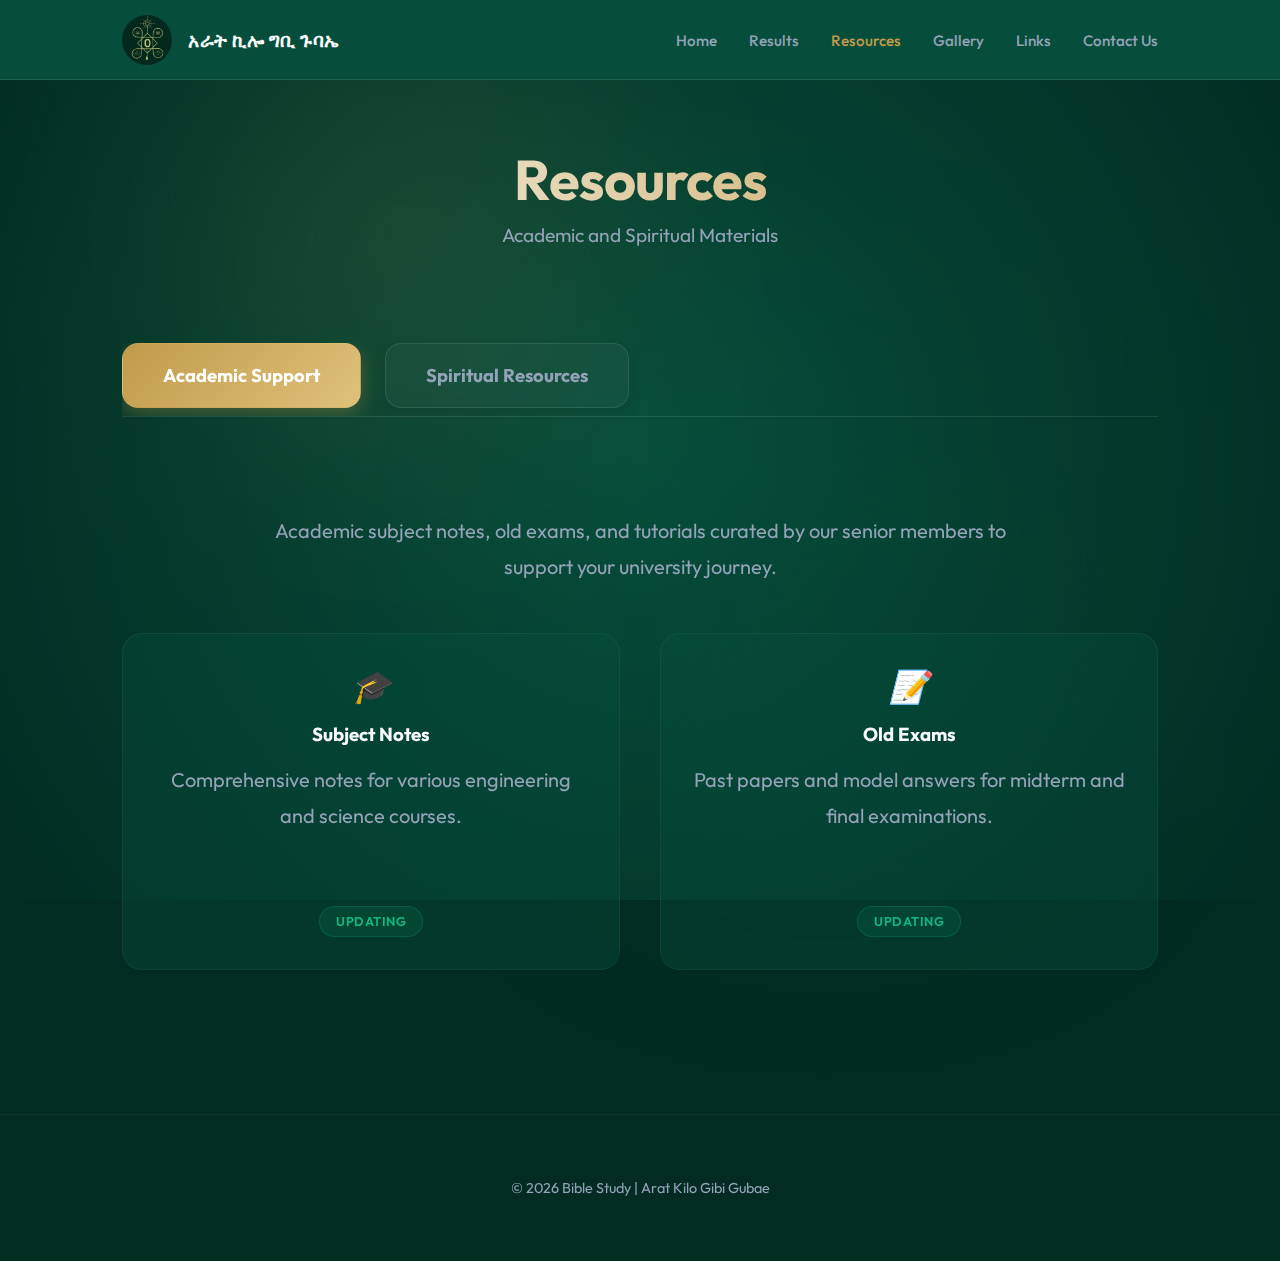
<file: resources.html>
<!DOCTYPE html>
<html lang="en">

<head>
    <meta charset="UTF-8">
    <meta name="viewport" content="width=device-width, initial-scale=1.0">
    <title>Resources - Arat Kilo Gibi Gubae</title>
    <link rel="stylesheet" href="assets/css/style.css?v=3.1">
    <link rel="preconnect" href="https://fonts.googleapis.com">
    <link rel="preconnect" href="https://fonts.gstatic.com" crossorigin>
    <link
        href="https://fonts.googleapis.com/css2?family=Noto+Serif+Ethiopic:wght@400;700&family=Outfit:wght@300;400;600;700&display=swap"
        rel="stylesheet">
</head>

<body data-theme="dark">
    <div class="background-blur"></div>

    <nav>
        <div class="container">
            <a href="index.html" class="logo-link">
                <img src="assets/img/logo.png" alt="Logo" class="logo-img"
                    onerror="this.src='https://via.placeholder.com/50/c19b4a/ffffff?text=AK'">
                <span class="brand-name">አራት ኪሎ ግቢ ጉባኤ</span>
            </a>
            <ul class="nav-links">
                <li><a href="index.html">Home</a></li>
                <li><a href="results.html">Results</a></li>
                <li><a href="resources.html" class="active">Resources</a></li>
                <li><a href="gallery.html">Gallery</a></li>
                <li><a href="links.html">Links</a></li>
                <li><a href="contact Us.html">Contact Us</a></li>
            </ul>
        </div>
    </nav>

    <header>
        <div class="container">
            <h1>Resources</h1>
            <p class="subtitle">Academic and Spiritual Materials</p>
        </div>
    </header>

    <main id="main" class="container">
        <div class="tabs">
            <button class="tab-btn active" data-tab="academic">Academic Support</button>
            <button class="tab-btn" data-tab="spiritual">Spiritual Resources</button>
        </div>

        <div id="academic" class="tab-content active">
            <section class="hero secondary-hero">
                <p>Academic subject notes, old exams, and tutorials curated by our senior members to support your
                    university journey.</p>
                <div class="feature-grid academic-grid">
                    <div class="feature-card">
                        <i>🎓</i>
                        <h3>Subject Notes</h3>
                        <p>Comprehensive notes for various engineering and science courses.</p>
                        <span class="status-badge">Updating</span>
                    </div>
                    <div class="feature-card">
                        <i>📝</i>
                        <h3>Old Exams</h3>
                        <p>Past papers and model answers for midterm and final examinations.</p>
                        <span class="status-badge">Updating</span>
                    </div>
                </div>
            </section>
        </div>

        <div id="spiritual" class="tab-content">
            <section class="hero secondary-hero">
                <p>A collection of spiritual resources, including Gospel summaries and Orthodox Tewahedo teachings.</p>

                <div class="gospel-grid">
                    <!-- Matthew -->
                    <div class="gospel-card">
                        <div class="card-header">
                            <i>📖</i>
                            <h3>የማቴዎስ ወንጌል</h3>
                        </div>
                        <p class="gospel-description">የማቴዎስ ወንጌል ማጠቃለያ እና የጥያቄዎች መልስ</p>
                        <div class="chapter-list">
                            <a href="https://docs.google.com/document/d/1goKAt_5FQUYsgEANQz3r7RUJj6yEKwNYcIsaQkADbT4/edit?tab=t.0#heading=h.muxoi2gbuf95"
                                target="_blank">ምዕራፍ 1</a>
                            <a href="https://docs.google.com/document/d/1goKAt_5FQUYsgEANQz3r7RUJj6yEKwNYcIsaQkADbT4/edit?tab=t.h8m1eyr3jguf#heading=h.9jioa9y70f29"
                                target="_blank">ምዕራፍ 2</a>
                            <a href="https://docs.google.com/document/d/1goKAt_5FQUYsgEANQz3r7RUJj6yEKwNYcIsaQkADbT4/edit?tab=t.klictecyijp9#heading=h.6ycjdtji4low"
                                target="_blank">ምዕራፍ 3</a>
                            <a href="https://docs.google.com/document/d/1goKAt_5FQUYsgEANQz3r7RUJj6yEKwNYcIsaQkADbT4/edit?tab=t.dyyprd2aeiui#heading=h.77n2hhgjqunv"
                                target="_blank">ምዕራፍ 4</a>
                            <a href="https://docs.google.com/document/d/1goKAt_5FQUYsgEANQz3r7RUJj6yEKwNYcIsaQkADbT4/edit?tab=t.q3i1d45oc71o#heading=h.lihy482kyuxj"
                                target="_blank">ምዕራፍ 5</a>
                            <a href="https://docs.google.com/document/d/1goKAt_5FQUYsgEANQz3r7RUJj6yEKwNYcIsaQkADbT4/edit?tab=t.l9l5u5q21nz6#heading=h.6fyr54qfnoe"
                                target="_blank">ምዕራፍ 6</a>
                            <a href="https://docs.google.com/document/d/1goKAt_5FQUYsgEANQz3r7RUJj6yEKwNYcIsaQkADbT4/edit?tab=t.ae91nbcletli#heading=h.5u96bt78tz9t"
                                target="_blank">ምዕራፍ 7</a>
                            <a href="https://docs.google.com/document/d/1goKAt_5FQUYsgEANQz3r7RUJj6yEKwNYcIsaQkADbT4/edit?tab=t.q6dua0hl79mq#heading=h.jmx92gi56ids"
                                target="_blank">ምዕራፍ 8</a>
                            <a href="https://docs.google.com/document/d/1goKAt_5FQUYsgEANQz3r7RUJj6yEKwNYcIsaQkADbT4/edit?tab=t.ahfzevh7iv3#heading=h.4g95qdtre26"
                                target="_blank">ምዕራፍ 9</a>
                            <a href="https://docs.google.com/document/d/1goKAt_5FQUYsgEANQz3r7RUJj6yEKwNYcIsaQkADbT4/edit?tab=t.7uy6h6cdw3ck"
                                target="_blank">ምዕራፍ 10</a>
                            <a href="https://docs.google.com/document/d/1goKAt_5FQUYsgEANQz3r7RUJj6yEKwNYcIsaQkADbT4/edit?tab=t.smp92zaisz29#heading=h.guk2axk8n8yu"
                                target="_blank">ምዕራፍ 11</a>
                            <a href="https://docs.google.com/document/d/1goKAt_5FQUYsgEANQz3r7RUJj6yEKwNYcIsaQkADbT4/edit?tab=t.j9rs8itw392b#heading=h.laohr8w7f0z6"
                                target="_blank">ምዕራፍ 12</a>
                            <a href="https://docs.google.com/document/d/1goKAt_5FQUYsgEANQz3r7RUJj6yEKwNYcIsaQkADbT4/edit?tab=t.viso3lw19zhc#heading=h.g99u9z5iyxx1"
                                target="_blank">ምዕራፍ 13</a>
                            <a href="https://docs.google.com/document/d/1goKAt_5FQUYsgEANQz3r7RUJj6yEKwNYcIsaQkADbT4/edit?tab=t.dhom4u9yemby#heading=h.h3wizfhryx48"
                                target="_blank">ምዕራፍ 14</a>
                            <a href="https://docs.google.com/document/d/1goKAt_5FQUYsgEANQz3r7RUJj6yEKwNYcIsaQkADbT4/edit?tab=t.wg9leuyahawu#heading=h.fxphmwlppvlk"
                                target="_blank">ምዕራፍ 15</a>
                            <a href="https://docs.google.com/document/d/1goKAt_5FQUYsgEANQz3r7RUJj6yEKwNYcIsaQkADbT4/edit?tab=t.290lf8nmzzkj#heading=h.g1mdpy6npz7f"
                                target="_blank">ምዕራፍ 16</a>
                            <a href="https://docs.google.com/document/d/1goKAt_5FQUYsgEANQz3r7RUJj6yEKwNYcIsaQkADbT4/edit?tab=t.kvhbcuajiktc#heading=h.154wx4rt18gw"
                                target="_blank">ምዕራፍ 17</a>
                            <a href="https://docs.google.com/document/d/1goKAt_5FQUYsgEANQz3r7RUJj6yEKwNYcIsaQkADbT4/edit?tab=t.wshihmandwad#heading=h.wpjw3ain8cp8"
                                target="_blank">ምዕራፍ 18</a>
                            <a href="https://docs.google.com/document/d/1goKAt_5FQUYsgEANQz3r7RUJj6yEKwNYcIsaQkADbT4/edit?tab=t.9pdaubc2t7iw#heading=h.4laqnb1dqm2x"
                                target="_blank">ምዕራፍ 19</a>
                            <a href="https://docs.google.com/document/d/1goKAt_5FQUYsgEANQz3r7RUJj6yEKwNYcIsaQkADbT4/edit?tab=t.gze3jko8a0v1#heading=h.hjlcwwu4rsn0"
                                target="_blank">ምዕራፍ 20</a>
                            <a href="https://docs.google.com/document/d/1goKAt_5FQUYsgEANQz3r7RUJj6yEKwNYcIsaQkADbT4/edit?tab=t.thpjtu7yhm9v#heading=h.z08eydlh75fy"
                                target="_blank">ምዕራፍ 21</a>
                            <a href="https://docs.google.com/document/d/1goKAt_5FQUYsgEANQz3r7RUJj6yEKwNYcIsaQkADbT4/edit?tab=t.jahmdapxxwvw#heading=h.gsrx2dvwi4kn"
                                target="_blank">ምዕራፍ 22</a>
                            <a href="https://docs.google.com/document/d/1goKAt_5FQUYsgEANQz3r7RUJj6yEKwNYcIsaQkADbT4/edit?tab=t.l46r0lb31kcy#heading=h.e1e7tnk9s1vw"
                                target="_blank">ምዕራፍ 23</a>
                            <a href="https://docs.google.com/document/d/1goKAt_5FQUYsgEANQz3r7RUJj6yEKwNYcIsaQkADbT4/edit?tab=t.fu2me6m4xkte#heading=h.k89z73qp4fk"
                                target="_blank">ምዕራፍ 24</a>
                            <a href="https://docs.google.com/document/d/1goKAt_5FQUYsgEANQz3r7RUJj6yEKwNYcIsaQkADbT4/edit?tab=t.ivsdpqxvk2td#heading=h.ei7xkb3yss2t"
                                target="_blank">ምዕራፍ 25</a>
                            <a href="https://docs.google.com/document/d/1goKAt_5FQUYsgEANQz3r7RUJj6yEKwNYcIsaQkADbT4/edit?tab=t.5zqgevfeqn5f#heading=h.f4aedd6yvkm8"
                                target="_blank">ምዕራፍ 26</a>
                            <a href="https://docs.google.com/document/d/1goKAt_5FQUYsgEANQz3r7RUJj6yEKwNYcIsaQkADbT4/edit?tab=t.2oxyzw3sipwa#heading=h.ov6fkh9rrbmu"
                                target="_blank">ምዕራፍ 27</a>
                            <a href="https://docs.google.com/document/d/1goKAt_5FQUYsgEANQz3r7RUJj6yEKwNYcIsaQkADbT4/edit?tab=t.m85ex3cmejkk#heading=h.dll0x0phndrb"
                                target="_blank">ምዕራፍ 28</a>
                        </div>
                    </div>

                    <!-- Mark -->
                    <div class="gospel-card">
                        <div class="card-header">
                            <i>📖</i>
                            <h3>የማርቆስ ወንጌል</h3>
                        </div>
                        <p class="gospel-description">የማርቆስ ወንጌል ማጠቃለያ እና የጥያቄዎች መልስ</p>
                        <div class="chapter-list">
                            <a href="https://docs.google.com/document/d/1hqU95sqpDfecgS_JUvdH6K1A0rpDf6Duo_yOC2cWZ40/edit?tab=t.0#heading=h.18or3vayv84b"
                                target="_blank">ምዕራፍ 1</a>
                            <a href="https://docs.google.com/document/d/1hqU95sqpDfecgS_JUvdH6K1A0rpDf6Duo_yOC2cWZ40/edit?tab=t.lonm9cd0mepx#heading=h.r0hcyimvy7"
                                target="_blank">ምዕራፍ 2</a>
                            <a href="https://docs.google.com/document/d/1hqU95sqpDfecgS_JUvdH6K1A0rpDf6Duo_yOC2cWZ40/edit?tab=t.54sm88rpul82#heading=h.a0n61d019ek"
                                target="_blank">ምዕራፍ 3</a>
                            <a href="https://docs.google.com/document/d/1hqU95sqpDfecgS_JUvdH6K1A0rpDf6Duo_yOC2cWZ40/edit?tab=t.vlhzeinrs79z#heading=h.ovk3zxu07bil"
                                target="_blank">ምዕራፍ 4</a>
                            <a href="https://docs.google.com/document/d/1hqU95sqpDfecgS_JUvdH6K1A0rpDf6Duo_yOC2cWZ40/edit?tab=t.vpbdkcqy00z2#heading=h.vtwq1ej2kqw9"
                                target="_blank">ምዕራፍ 5</a>
                            <a href="https://docs.google.com/document/d/1hqU95sqpDfecgS_JUvdH6K1A0rpDf6Duo_yOC2cWZ40/edit?tab=t.gj8hj2cxh1jx#heading=h.gf26jk3zxqyy"
                                target="_blank">ምዕራፍ 6</a>
                            <a href="https://docs.google.com/document/d/1hqU95sqpDfecgS_JUvdH6K1A0rpDf6Duo_yOC2cWZ40/edit?tab=t.scyi86364c3r#heading=h.hgs6qedg9k8q"
                                target="_blank">ምዕራፍ 7</a>
                            <a href="https://docs.google.com/document/d/1hqU95sqpDfecgS_JUvdH6K1A0rpDf6Duo_yOC2cWZ40/edit?tab=t.2c7ekx5pq4ab#heading=h.h8d060c12pjg"
                                target="_blank">ምዕራፍ 8</a>
                            <a href="https://docs.google.com/document/d/1hqU95sqpDfecgS_JUvdH6K1A0rpDf6Duo_yOC2cWZ40/edit?tab=t.vsgj3glr4q8f#heading=h.x2iiy0675bi2"
                                target="_blank">ምዕራፍ 9</a>
                            <a href="https://docs.google.com/document/d/1hqU95sqpDfecgS_JUvdH6K1A0rpDf6Duo_yOC2cWZ40/edit?tab=t.6jlpxvlv3zej#heading=h.6asxgzerq4ad"
                                target="_blank">ምዕራፍ 10</a>
                            <a href="https://docs.google.com/document/d/1hqU95sqpDfecgS_JUvdH6K1A0rpDf6Duo_yOC2cWZ40/edit?tab=t.6jlpxvlv3zej"
                                target="_blank">ምዕራፍ 11</a>
                            <a href="https://docs.google.com/document/d/1hqU95sqpDfecgS_JUvdH6K1A0rpDf6Duo_yOC2cWZ40/edit?tab=t.3kdzhihokewo"
                                target="_blank">ምዕራፍ 12</a>
                            <a href="https://docs.google.com/document/d/1hqU95sqpDfecgS_JUvdH6K1A0rpDf6Duo_yOC2cWZ40/edit?tab=t.ffebddm638a1#heading=h.xux4b7fisydw"
                                target="_blank">ምዕራፍ 13</a>
                            <a href="https://docs.google.com/document/d/1hqU95sqpDfecgS_JUvdH6K1A0rpDf6Duo_yOC2cWZ40/edit?tab=t.qe0wc1o7o0bf#heading=h.dxuzc4e7ekl8"
                                target="_blank">ምዕራፍ 14</a>
                            <a href="https://docs.google.com/document/d/1hqU95sqpDfecgS_JUvdH6K1A0rpDf6Duo_yOC2cWZ40/edit?tab=t.w0oicgamg028#heading=h.tbbg0jhr8zaw"
                                target="_blank">ምዕራፍ 15</a>
                            <a href="https://docs.google.com/document/d/1hqU95sqpDfecgS_JUvdH6K1A0rpDf6Duo_yOC2cWZ40/edit?tab=t.ah1bytt1glpa"
                                target="_blank">ምዕራፍ 16</a>
                        </div>
                    </div>

                    <!-- Luke -->
                    <div class="gospel-card unavailable">
                        <div class="card-header">
                            <i>📖</i>
                            <h3>የሉቃስ ወንጌል</h3>
                        </div>
                        <p class="gospel-description">Gospel of Luke Summary</p>
                        <div class="availability">Not available yet</div>
                    </div>

                    <!-- John -->
                    <div class="gospel-card unavailable">
                        <div class="card-header">
                            <i>📖</i>
                            <h3>የዮሐንስ ወንጌል</h3>
                        </div>
                        <p class="gospel-description">Gospel of John Summary</p>
                        <div class="availability">Not available yet</div>
                    </div>

                    <!-- Acts -->
                    <div class="gospel-card unavailable">
                        <div class="card-header">
                            <i>📖</i>
                            <h3>የሐዋርያት ስራ</h3>
                        </div>
                        <p class="gospel-description">Acts of Apostles Summary</p>
                        <div class="availability">Not available yet</div>
                    </div>
                </div>
            </section>
        </div>
    </main>

    <footer>
        <p>&copy; 2026 Bible Study | Arat Kilo Gibi Gubae</p>
    </footer>

    <script src="assets/js/script.js?v=3.1"></script>
</body>

</html>
</file>
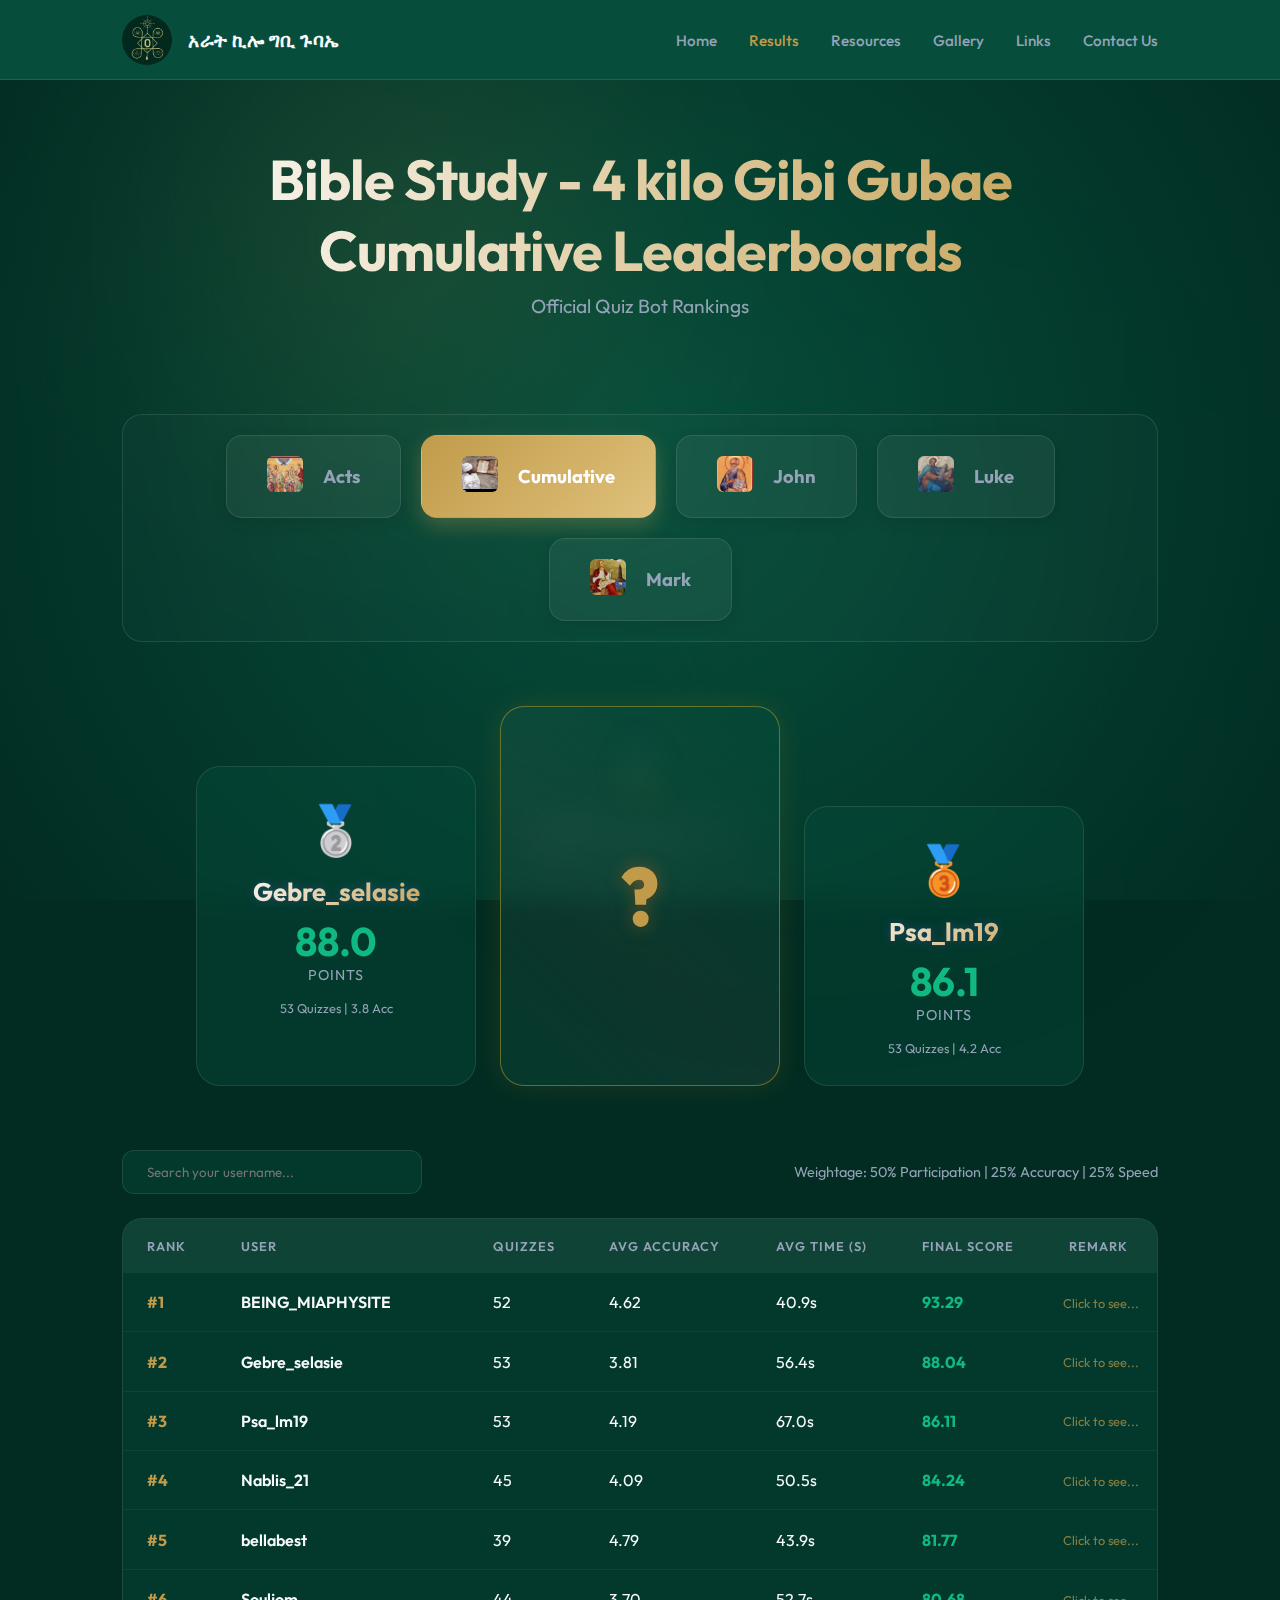
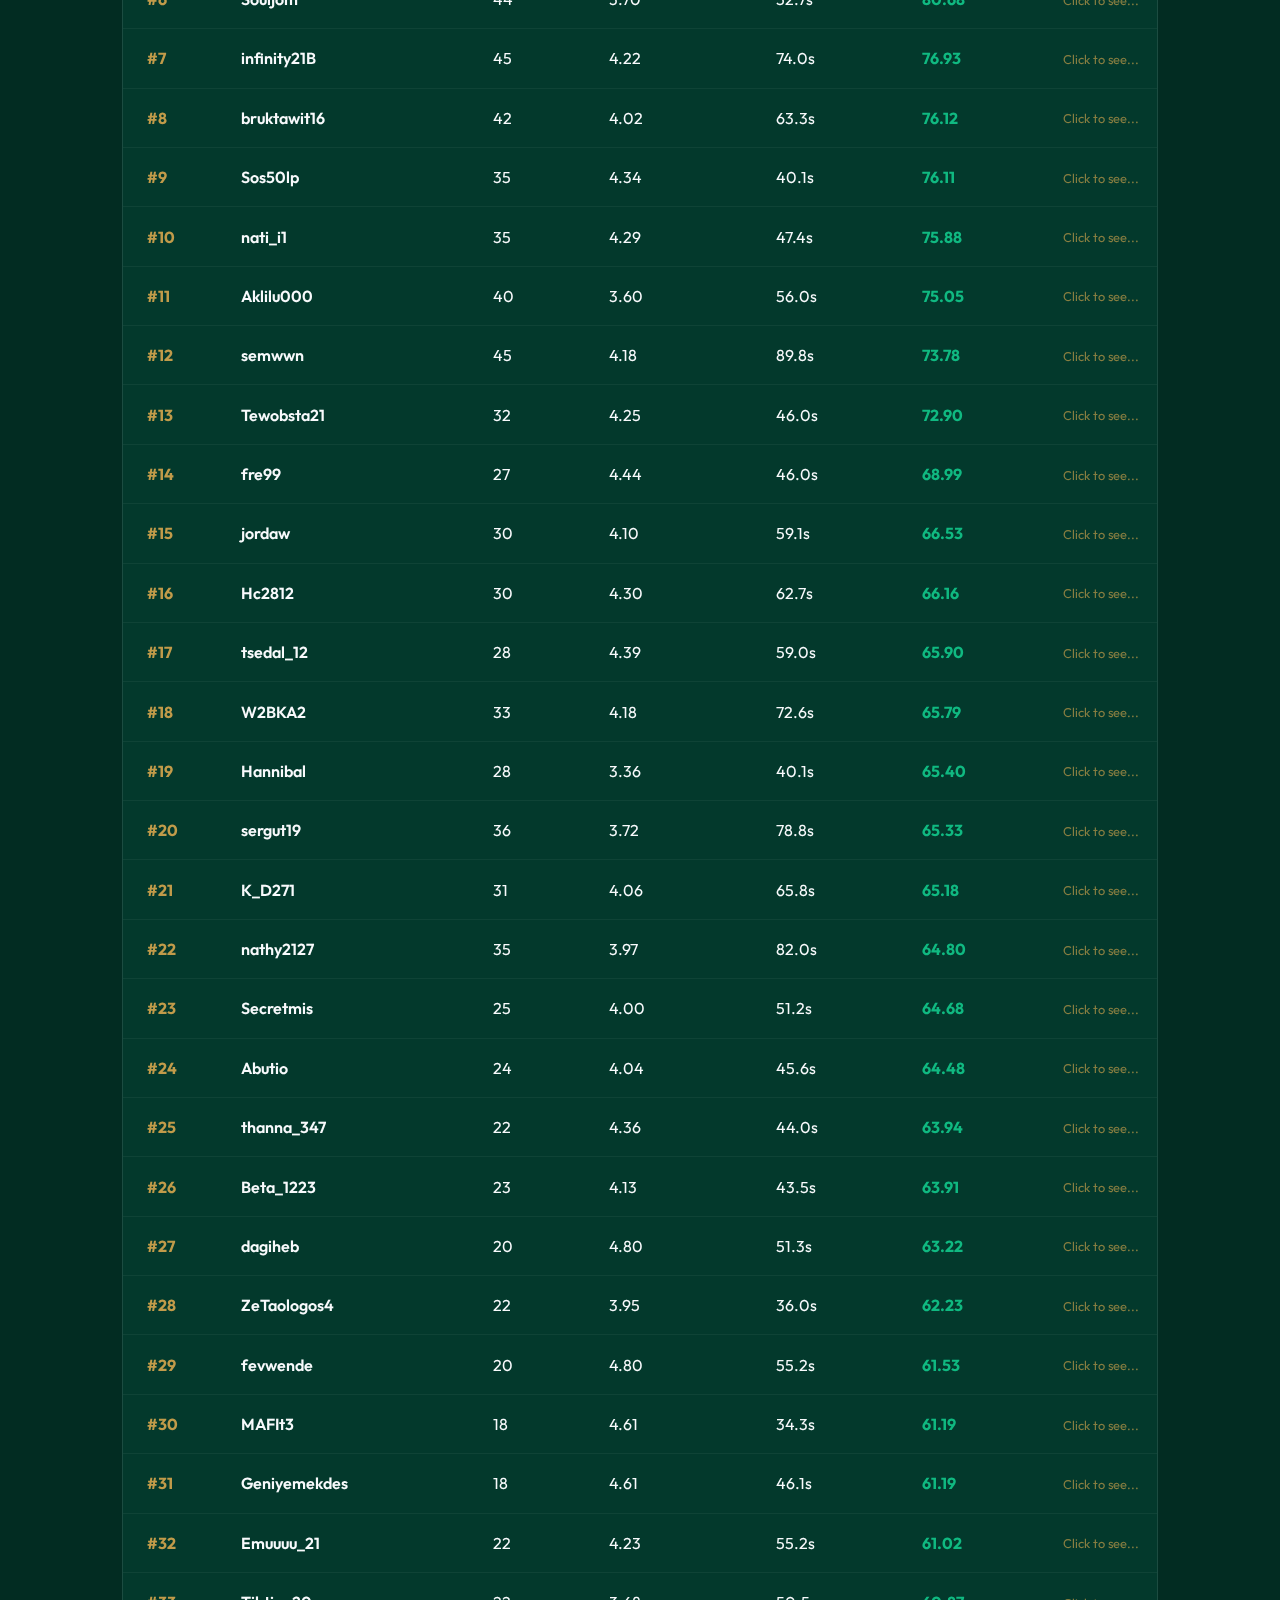
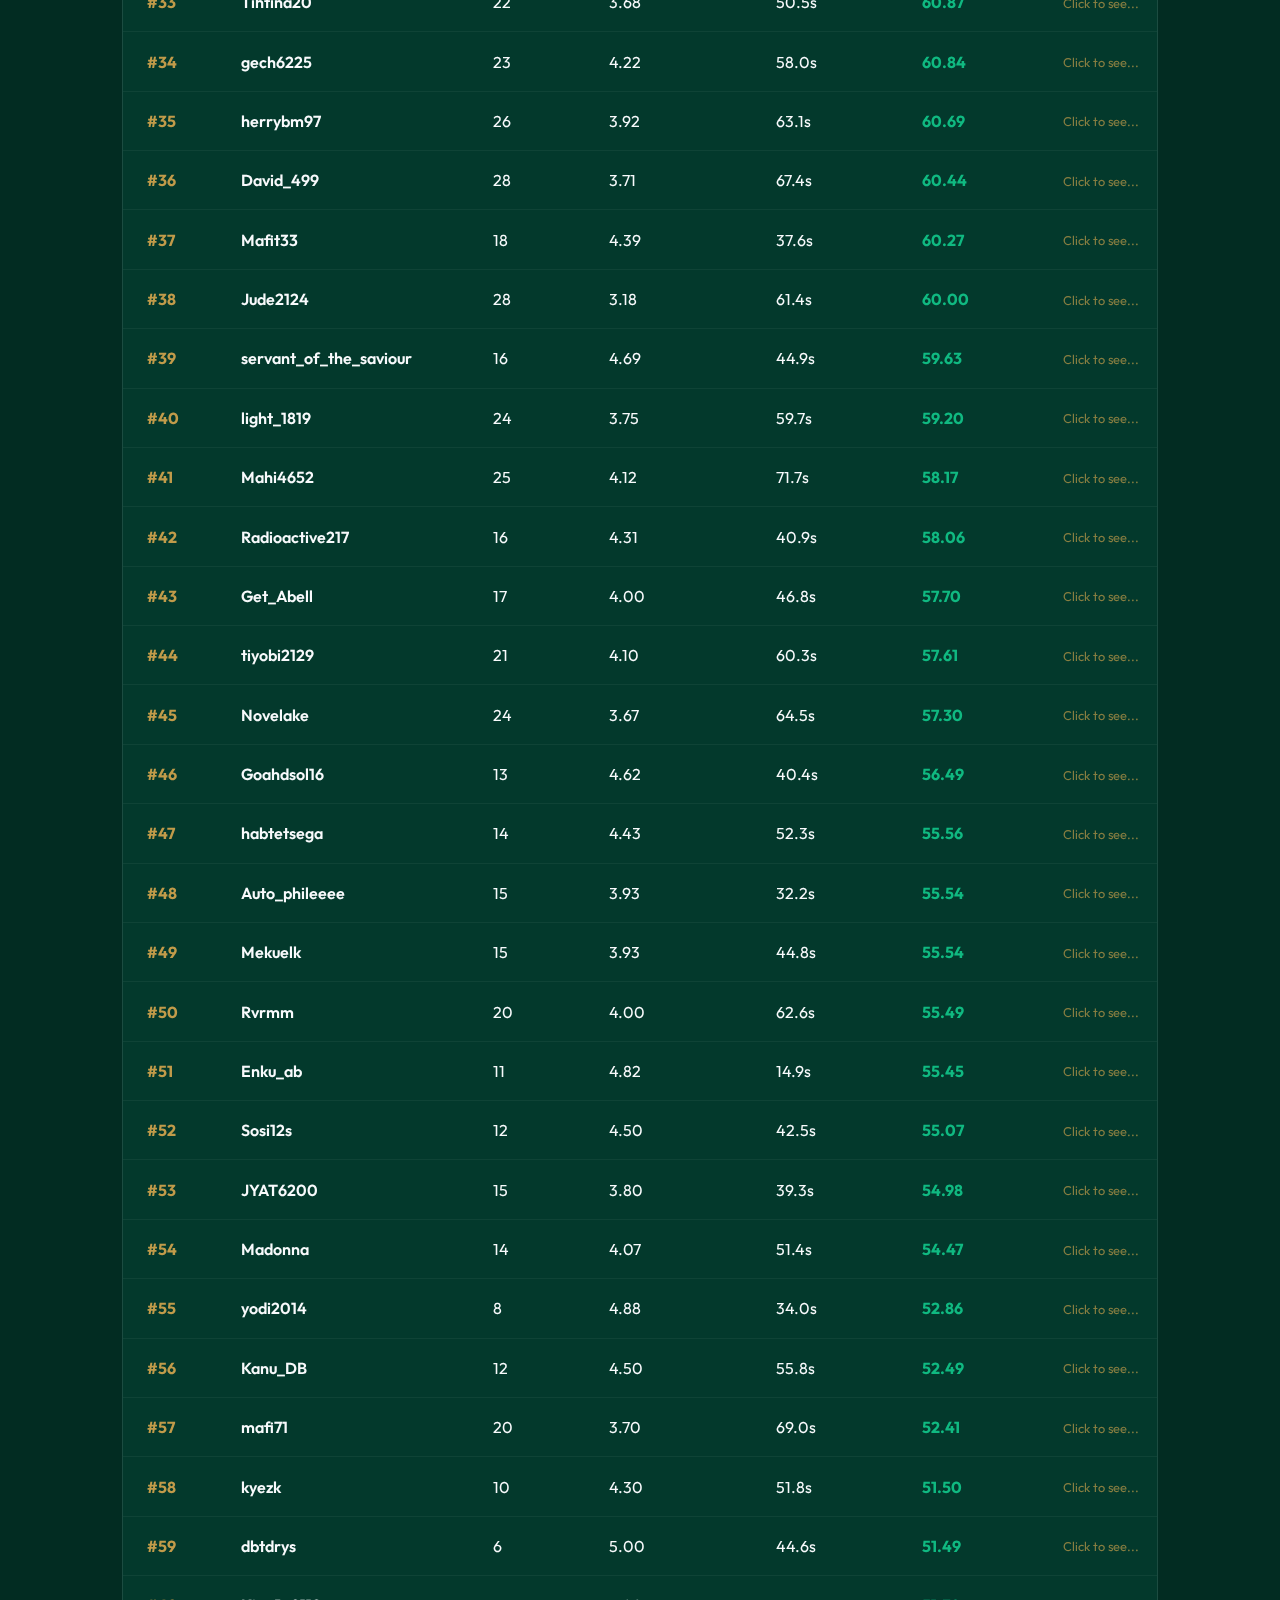
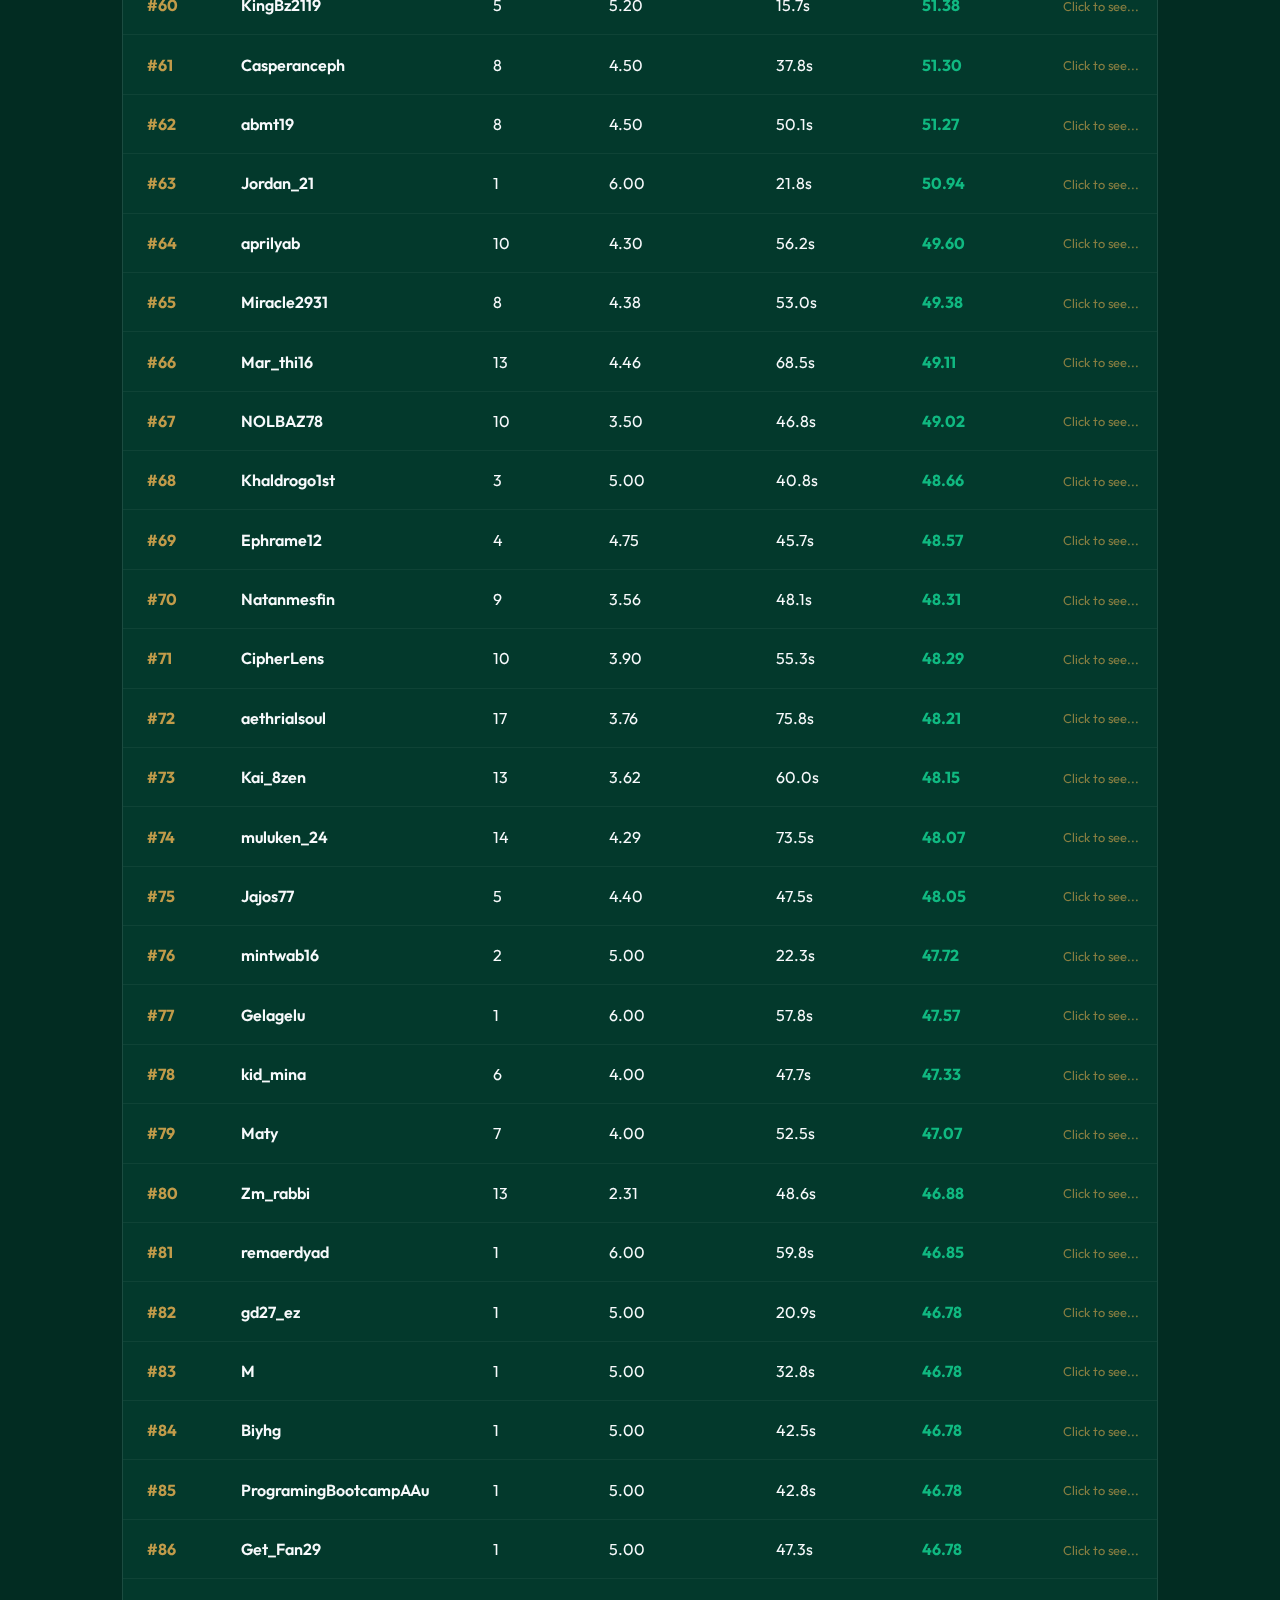
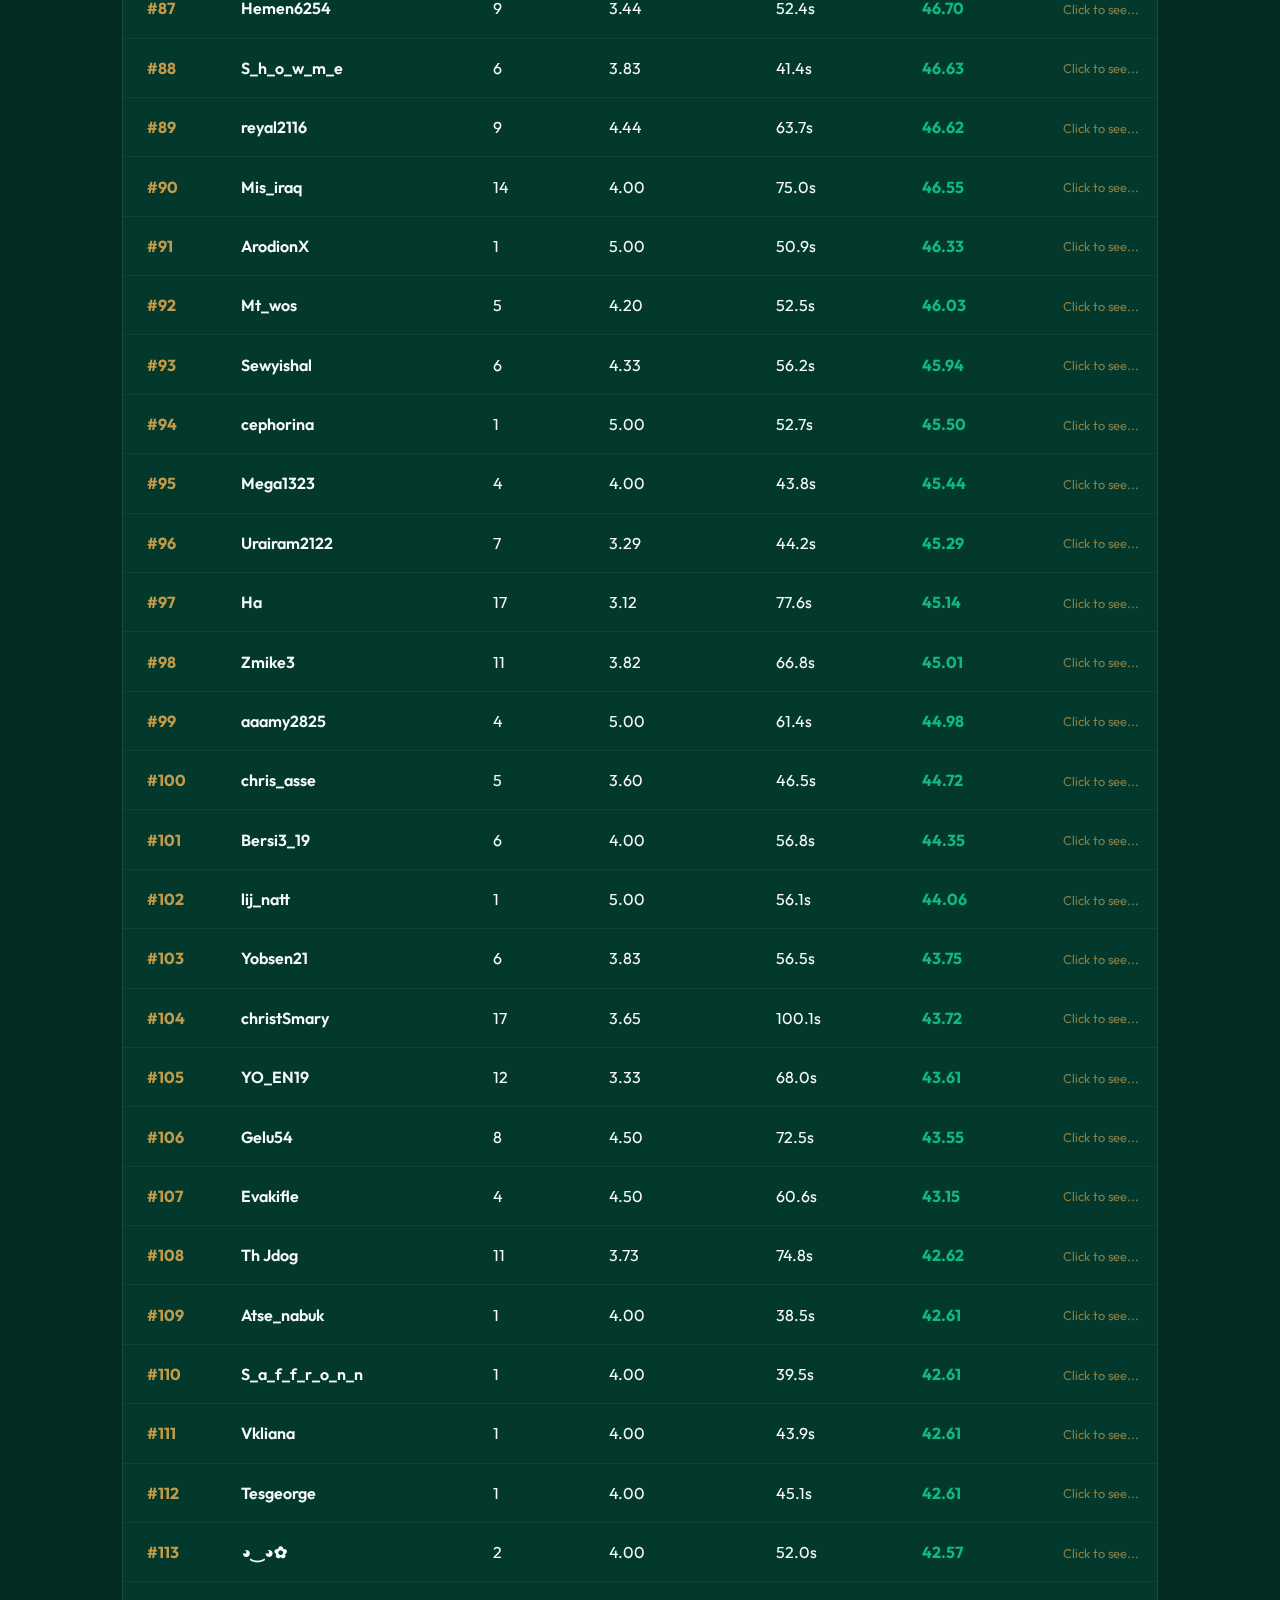
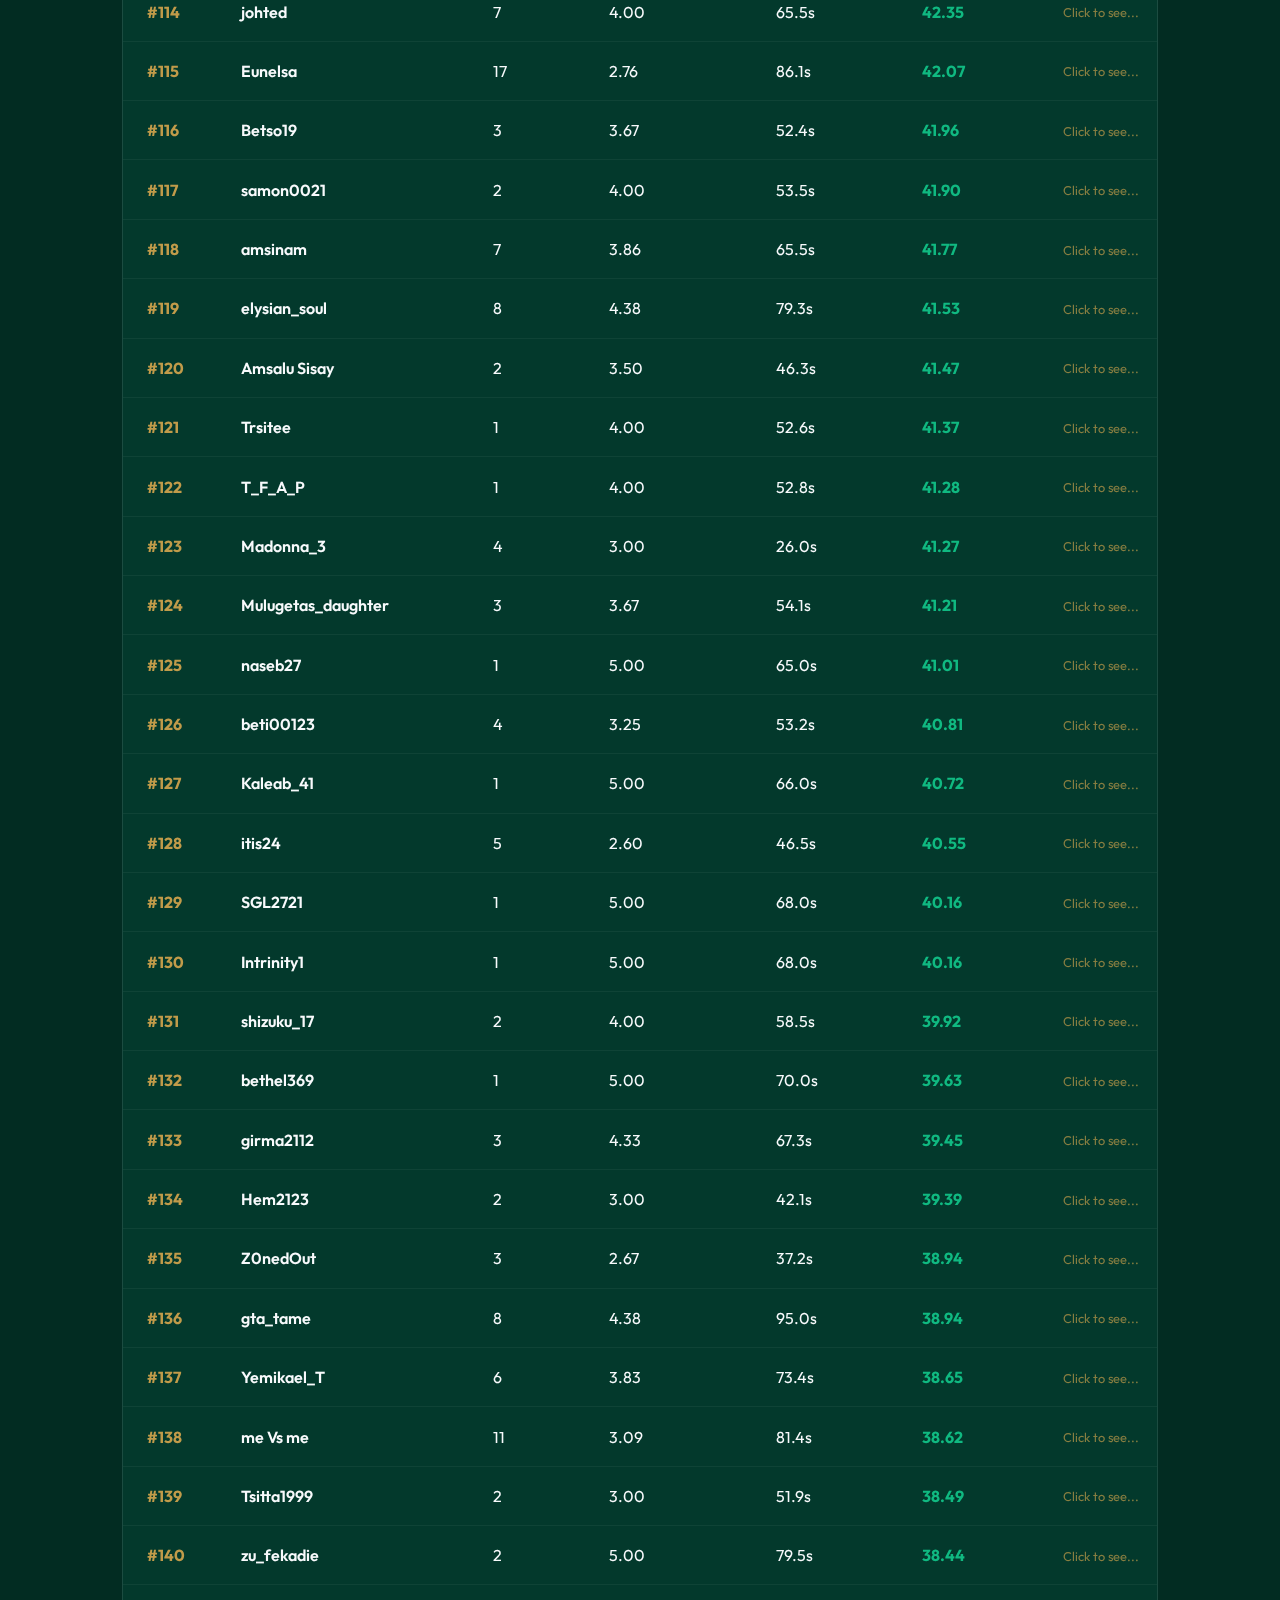
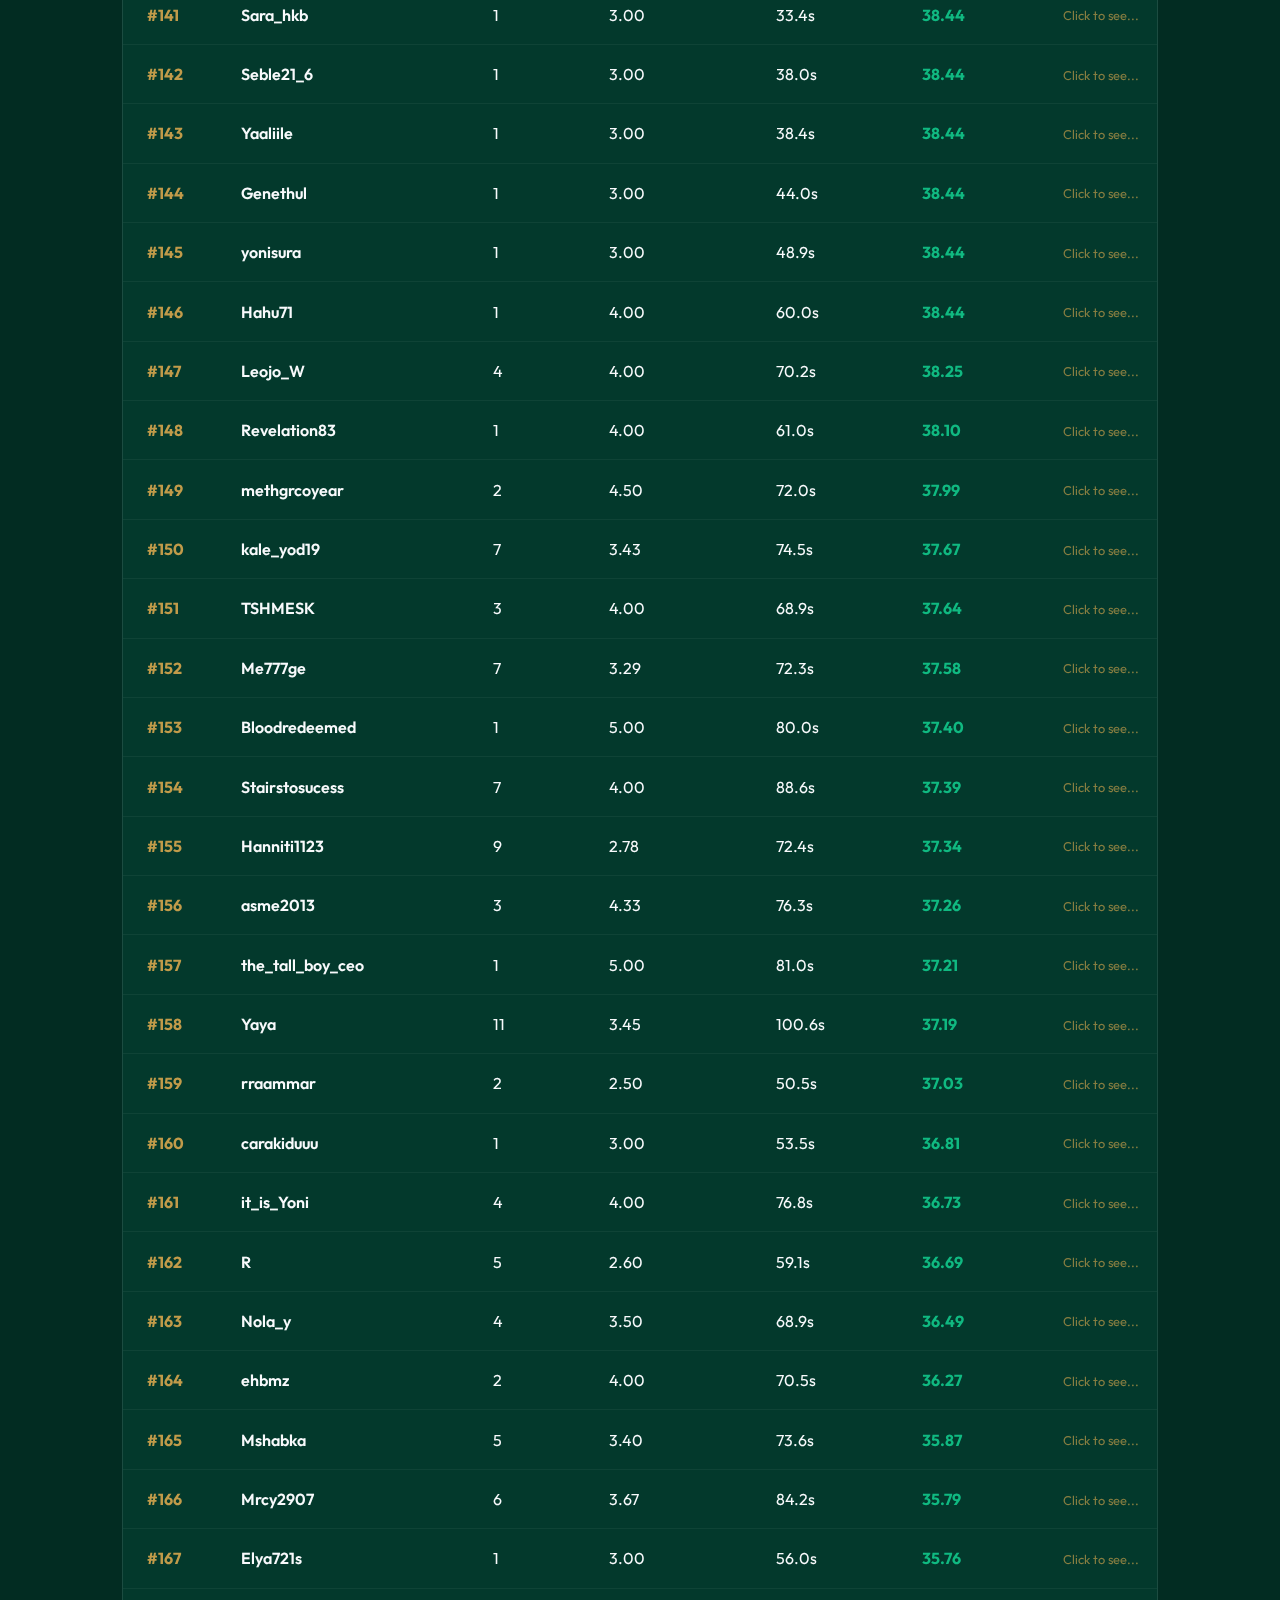
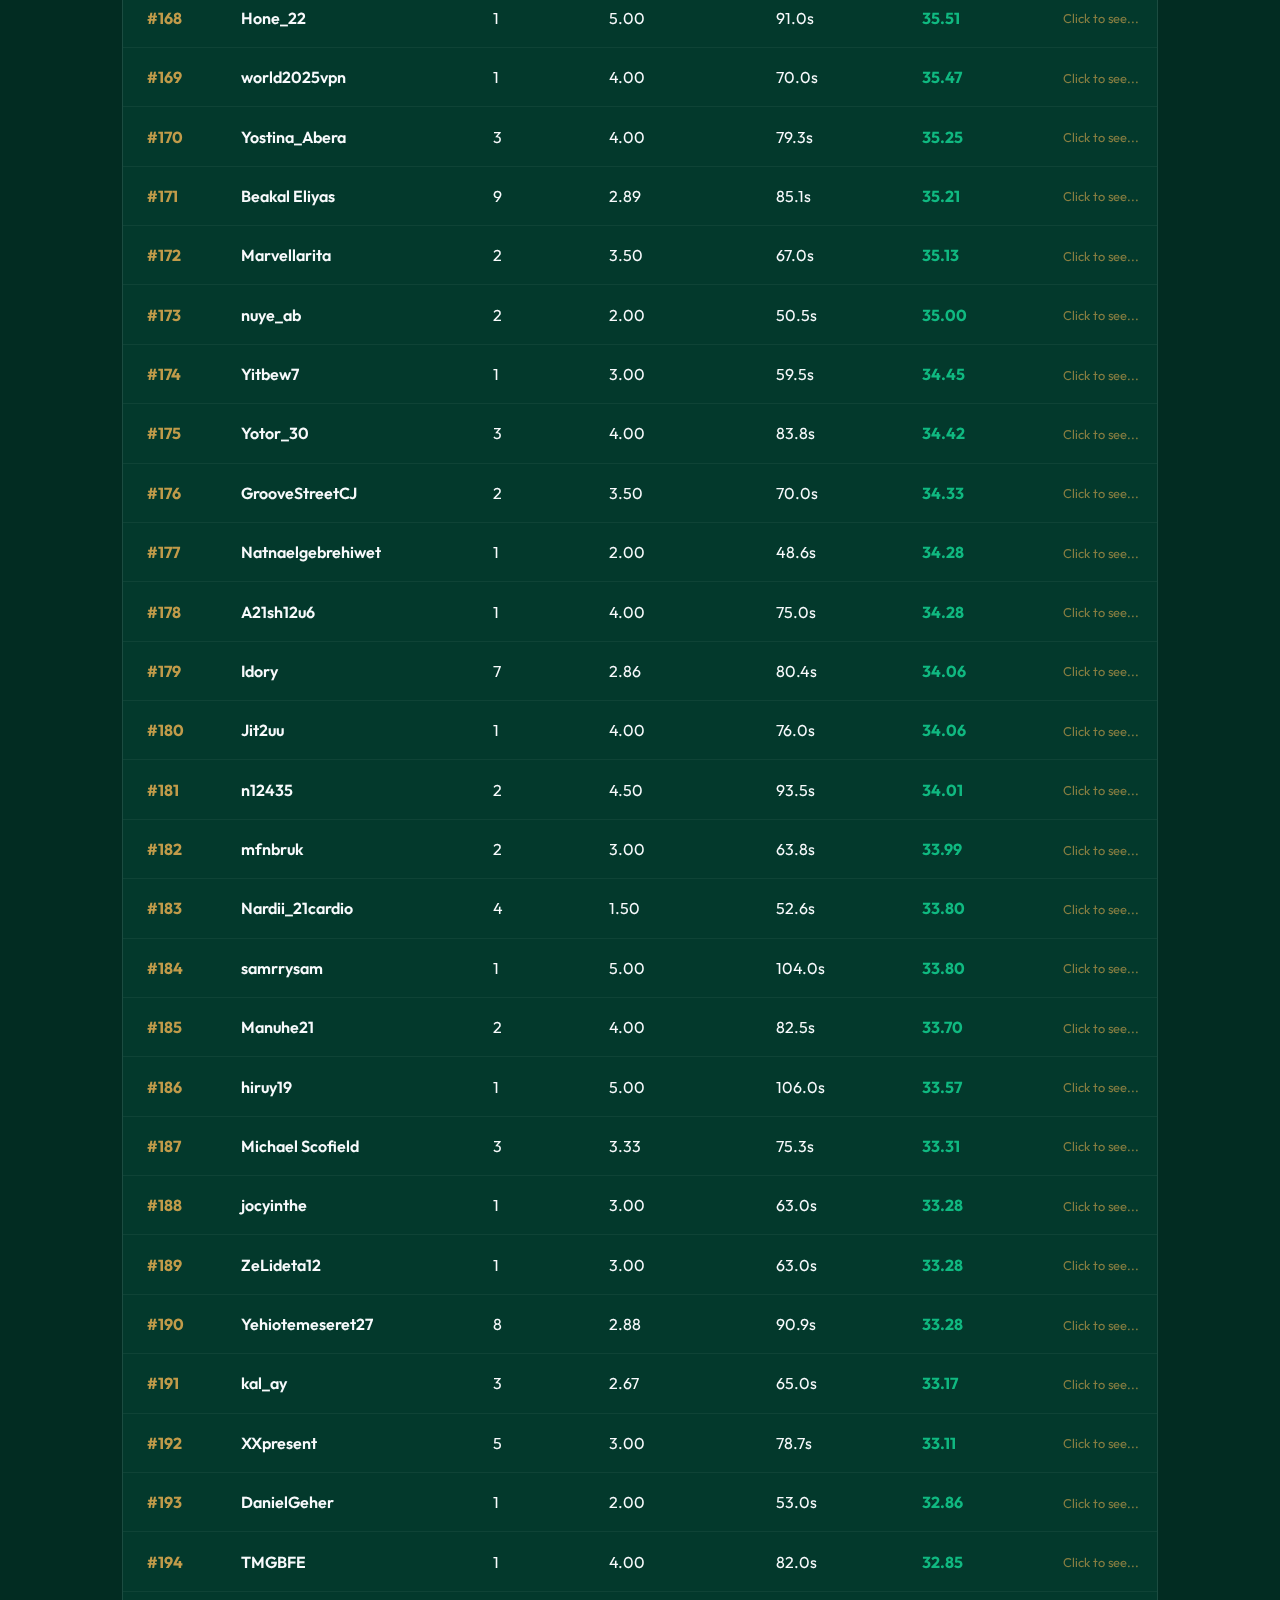
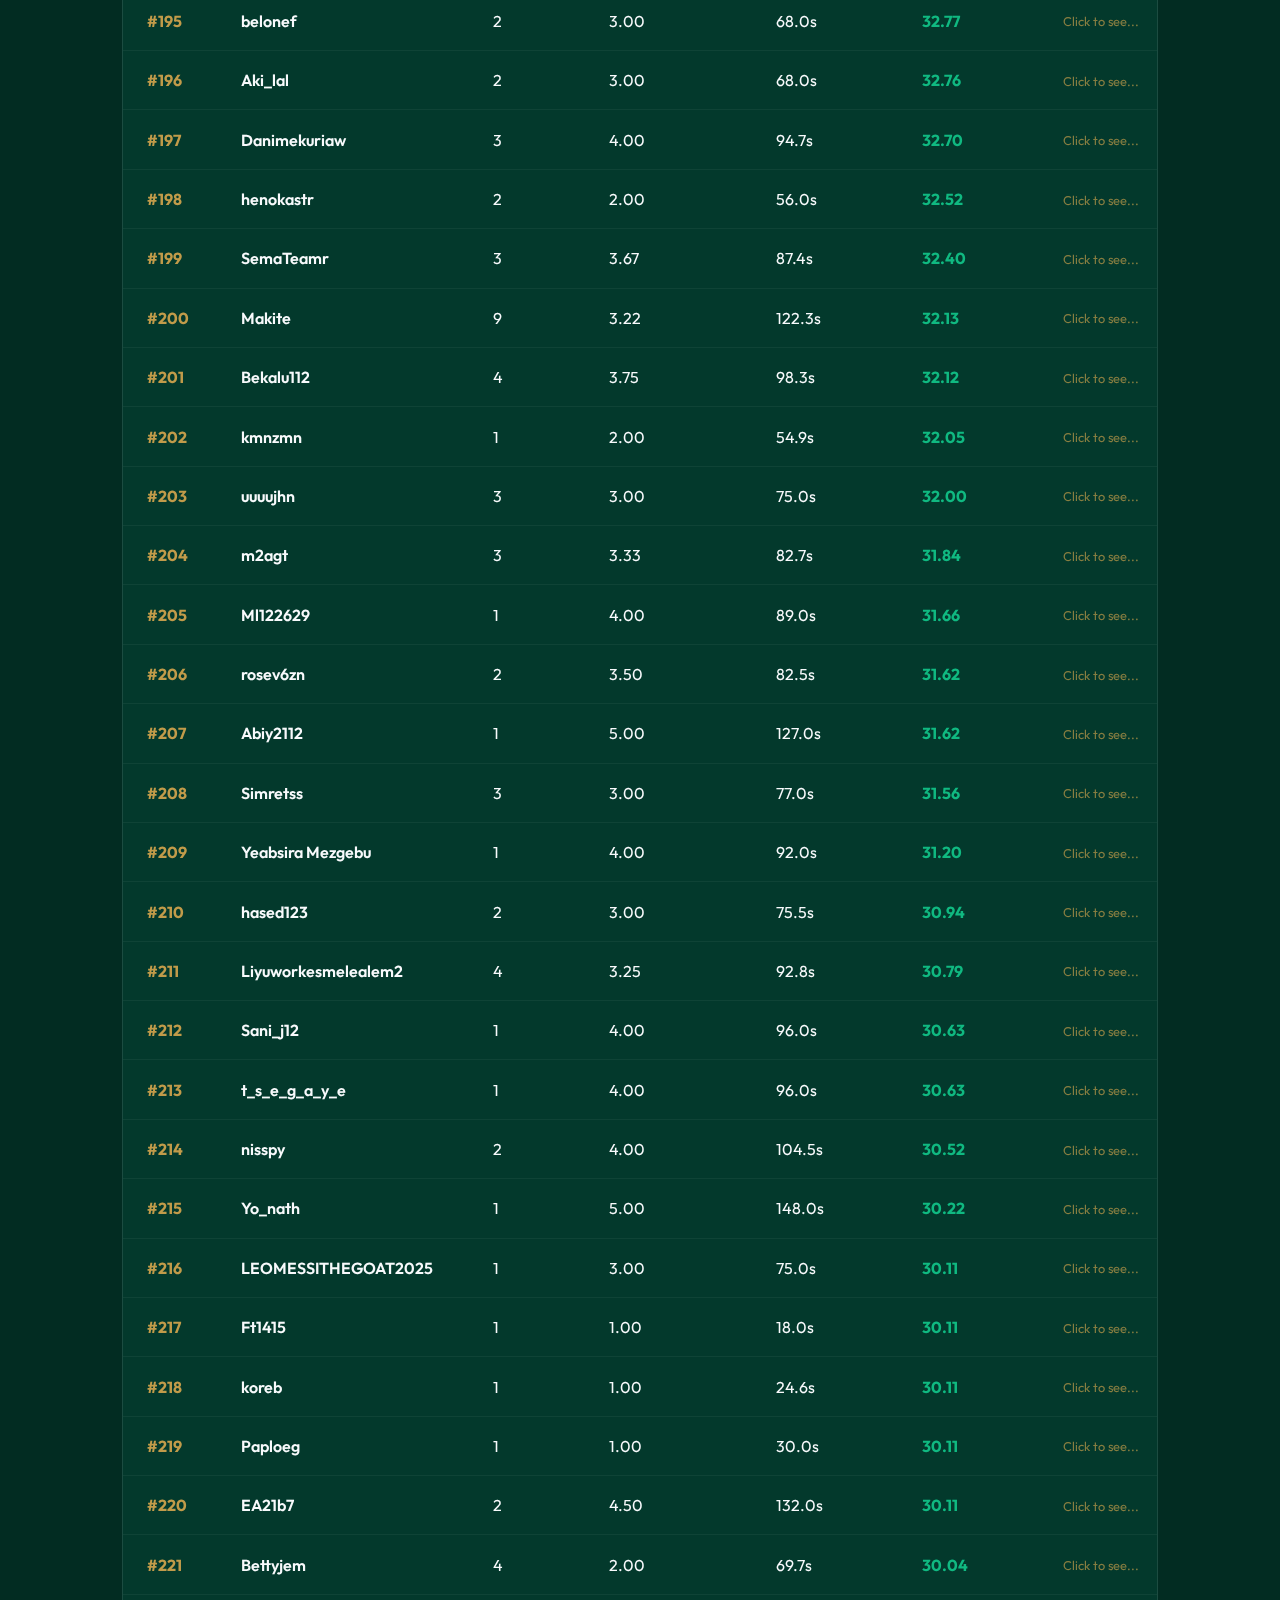
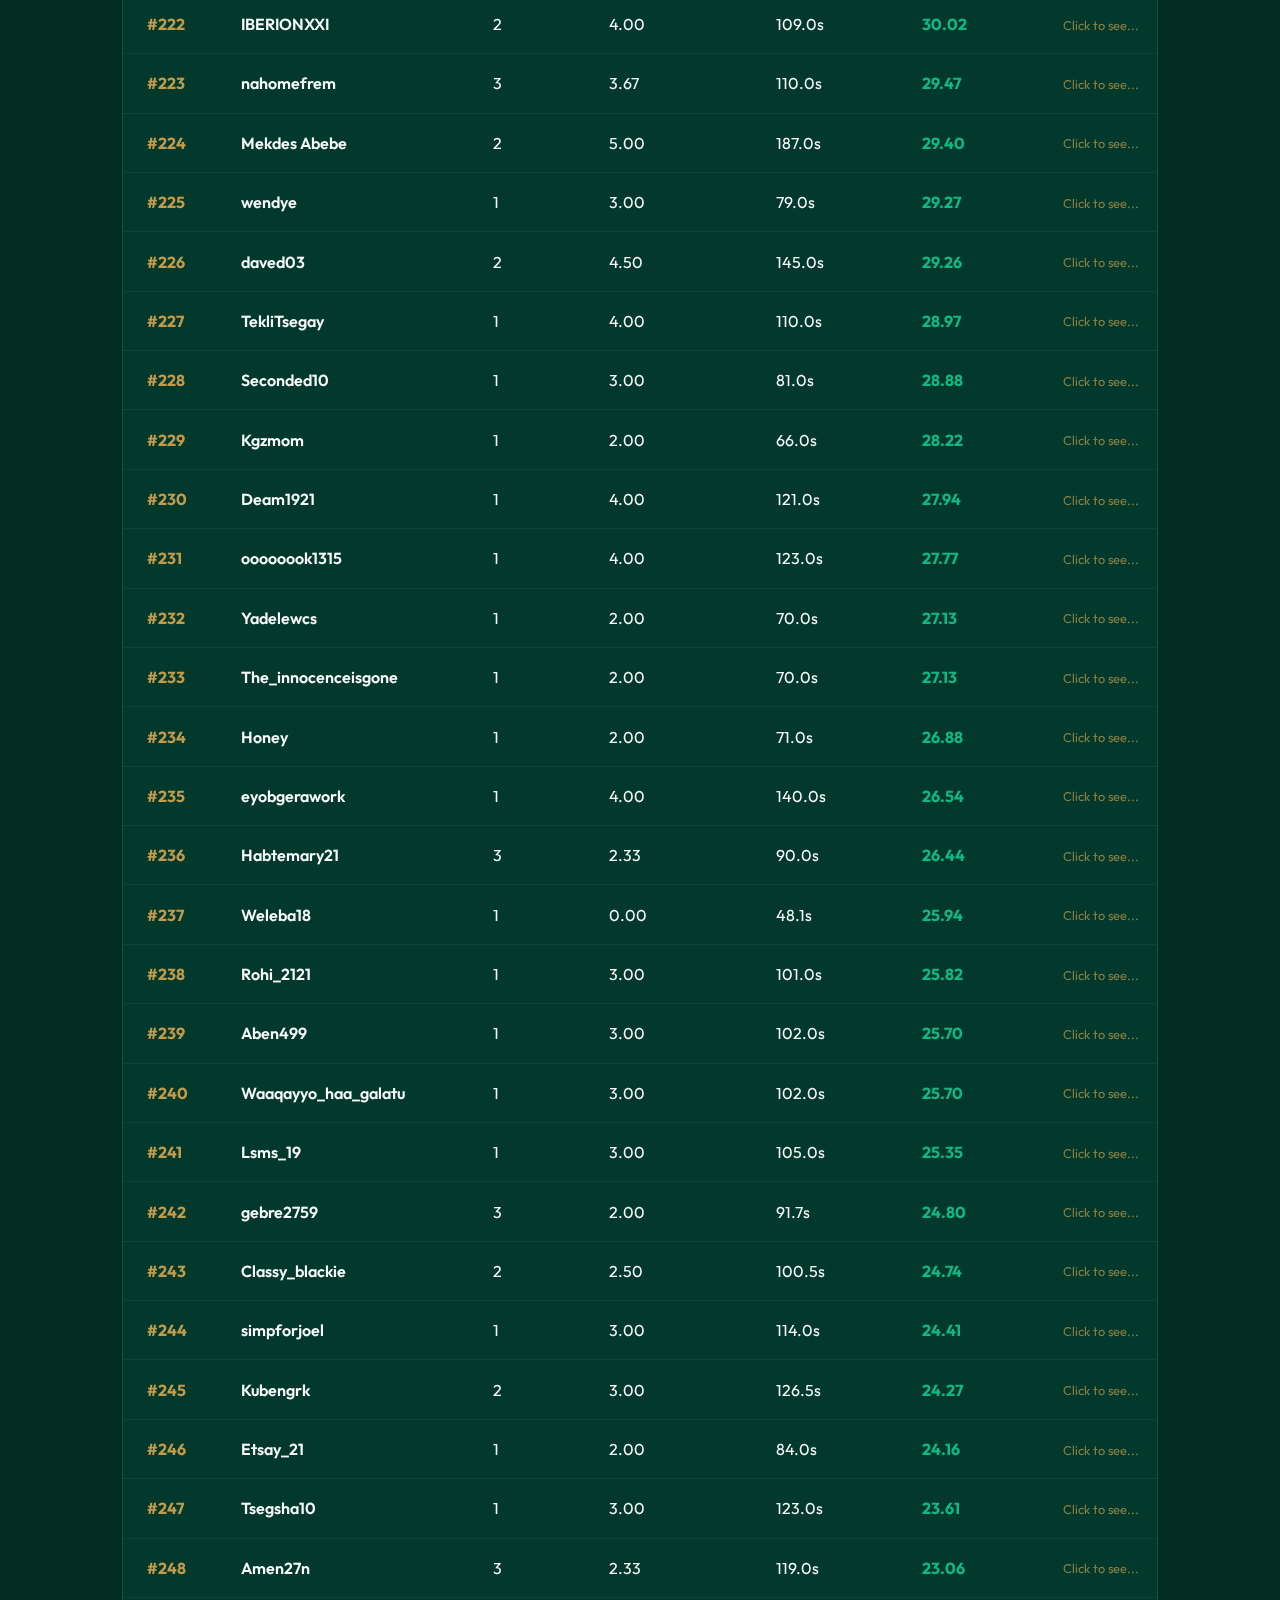
<file: results.html>
<!DOCTYPE html>
<html lang="en">

<head>
    <meta charset="UTF-8">
    <meta name="viewport" content="width=device-width, initial-scale=1.0, maximum-scale=1.0, user-scalable=no">
    <meta name="theme-color" content="#c19b4a">
    <meta name="apple-mobile-web-app-capable" content="yes">
    <meta name="apple-mobile-web-app-status-bar-style" content="black-translucent">
    <meta name="mobile-web-app-capable" content="yes">
    <title>Quiz Results - Arat Kilo Gibi Gubae</title>
    <link rel="stylesheet" href="assets/css/style.css?v=3.1">
    <link rel="preconnect" href="https://fonts.googleapis.com">
    <link rel="preconnect" href="https://fonts.gstatic.com" crossorigin>
    <link
        href="https://fonts.googleapis.com/css2?family=Noto+Serif+Ethiopic:wght@400;700&family=Outfit:wght@300;400;600;700&display=swap"
        rel="stylesheet">
    <!-- Add icons for mobile -->
    <link rel="icon" sizes="192x192" href="assets/img/icon-192.png">
    <link rel="apple-touch-icon" href="assets/img/apple-touch-icon.png">
</head>

<body data-theme="dark">
    <div class="background-blur"></div>

    <nav>
        <div class="container">
            <a href="index.html" class="logo-link">
                <img src="assets/img/logo.png" alt="Logo" class="logo-img"
                    onerror="this.src='https://via.placeholder.com/50/c19b4a/ffffff?text=AK'">
                <span class="brand-name">አራት ኪሎ ግቢ ጉባኤ</span>
            </a>
            <ul class="nav-links">
                <li><a href="index.html">Home</a></li>
                <li><a href="results.html" class="active">Results</a></li>
                <li><a href="resources.html">Resources</a></li>
                <li><a href="gallery.html">Gallery</a></li>
                <li><a href="links.html">Links</a></li>
                <li><a href="contact Us.html">Contact Us</a></li>
            </ul>
        </div>
    </nav>

    <header>
        <div class="container">
            <h1>Bible Study - 4 kilo Gibi Gubae</h1>
            <h1>Cumulative Leaderboards</h1>
            <p class="subtitle">Official Quiz Bot Rankings</p>
        </div>
    </header>

    <main id="main" class="container">
        <!-- Tab Navigation -->
        <section class="tab-navigation">
            <button class="tab-btn" data-tab="ግብረ ሐዋርያት" data-csv="data/processed/ACTS_Leaderboard.csv">
                <span class="tab-icon"><img src="data/Acts.png" alt="Acts"></span>
                Acts
            </button>
            <button class="tab-btn active" data-tab="አጠቃላይ - የ፬ቱ ወንጌላት"
                data-csv="data/processed/AllGospels_Leaderboard.csv">
                <span class="tab-icon"><img src="data/All_Gospels.png" alt="All Gospels"></span>
                Cumulative
            </button>
            <button class="tab-btn" data-tab="የቅዱስ ዮሐንስ ወንጌል" data-csv="data/processed/John_Leaderboard.csv">
                <span class="tab-icon"><img src="data/Saint_John.png" alt="St. John"></span>
                John
            </button>
            <button class="tab-btn" data-tab="የቅዱስ ሉቃስ ወንጌል" data-csv="data/processed/Luke_Leaderboard.csv">
                <span class="tab-icon"><img src="data/Saint_luke.png" alt="St. Luke"></span>
                Luke
            </button>
            <button class="tab-btn" data-tab="የቅዱስ ማርቆስ ወንጌል" data-csv="data/processed/Mark_Leaderboard.csv">
                <span class="tab-icon"><img src="data/Saint_Mark.png" alt="St. Mark"></span>
                Mark
            </button>

        </section>

        <!-- Podium Section -->
        <section id="podium" class="podium-container">
            <!-- Will be populated by JS -->
            <div class="podium-placeholder">Loading top champions...</div>
        </section>

        <!-- Search & Info -->
        <section class="controls">
            <div class="search-box">
                <input type="text" id="searchInput" placeholder="Search your username...">
            </div>
            <div class="stats-info">
                <p>Weightage: 50% Participation | 25% Accuracy | 25% Speed</p>
            </div>
        </section>

        <!-- Leaderboard Table -->
        <section class="table-container glass">
            <table id="leaderboardTable">
                <thead>
                    <tr>
                        <th>Rank</th>
                        <th>User</th>
                        <th class="hide-mobile">Quizzes</th>
                        <th class="hide-mobile">Avg Accuracy</th>
                        <th class="hide-mobile">Avg Time (s)</th>
                        <th>Final Score</th>
                        <th>Remark</th>
                    </tr>
                </thead>
                <tbody id="tableBody">
                    <!-- Will be populated by JS -->
                </tbody>
            </table>
        </section>
    </main>

    <footer>
        <p>&copy; 2026 Bible Study | Arat Kilo Gibi Gubae</p>
    </footer>

    <script src="assets/js/script.js?v=3.3"></script>
</body>

</html>
</file>
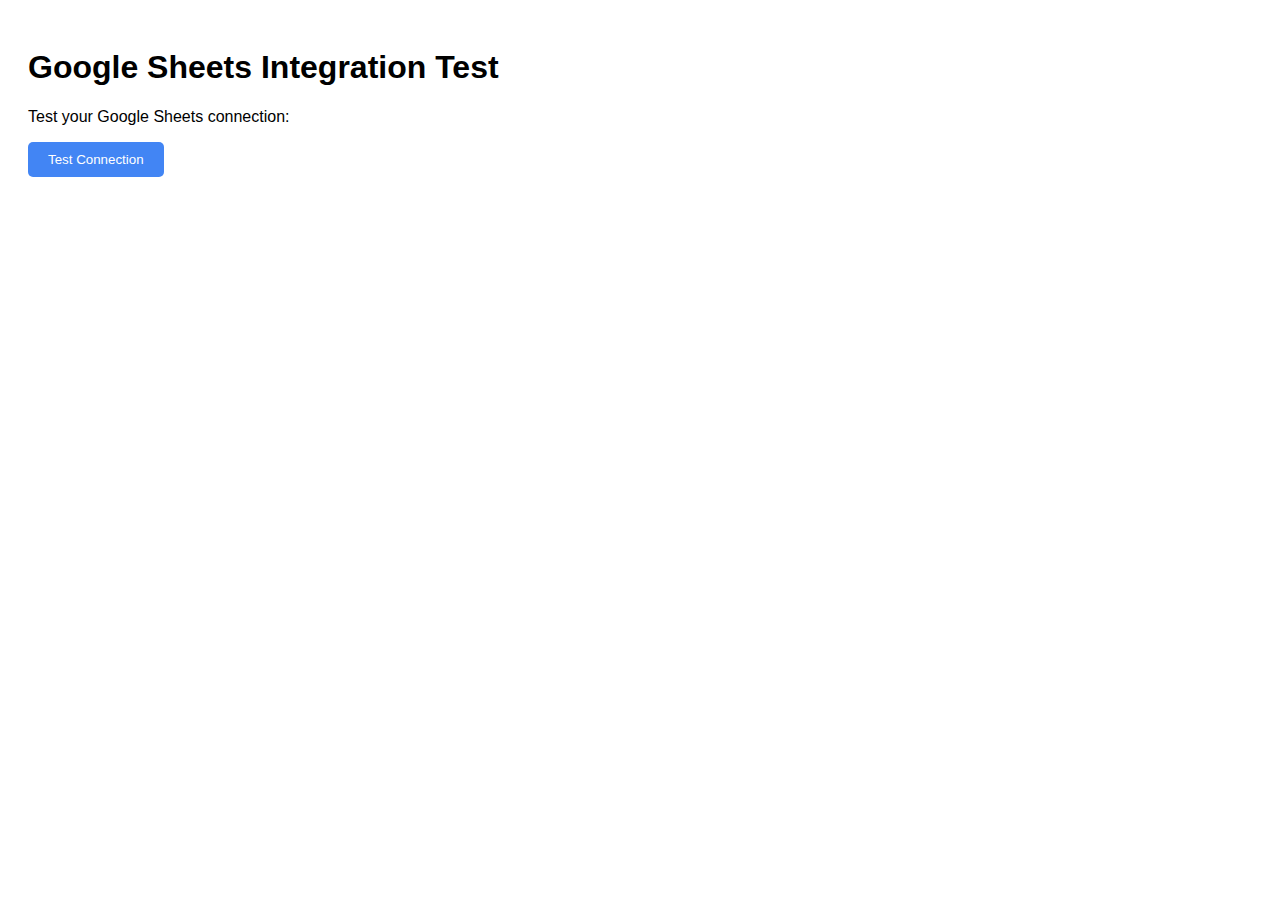
<file: test_google_sheets.html>
<!DOCTYPE html>
<html>
<head>
    <title>Google Sheets Test</title>
    <style>
        body { font-family: Arial, sans-serif; padding: 20px; }
        .test-btn { background: #4285F4; color: white; padding: 10px 20px; border: none; border-radius: 5px; cursor: pointer; }
        .result { margin-top: 20px; padding: 10px; border-radius: 5px; }
        .success { background: #d4edda; color: #155724; }
        .error { background: #f8d7da; color: #721c24; }
    </style>
</head>
<body>
    <h1>Google Sheets Integration Test</h1>
    <p>Test your Google Sheets connection:</p>
    
    <button class="test-btn" onclick="testConnection()">Test Connection</button>
    
    <div id="result" class="result" style="display: none;"></div>
    
    <script>
        const SCRIPT_URL = 'https://script.google.com/macros/s/AKfycbxfsZYVRkXyIqnSEKsALYn9me85e9d43EDEq-f8wM4wC5zdeEezsR1aAUvGy2e78Sf-/exec';
        
        function testConnection() {
            const resultDiv = document.getElementById('result');
            resultDiv.style.display = 'block';
            resultDiv.innerHTML = 'Testing...';
            resultDiv.className = 'result';
            
            const testData = {
                timestamp: new Date().toISOString(),
                name: 'Test User',
                email: 'test@example.com',
                subject: 'Test Submission',
                improvements: 'Test improvements',
                features: 'Test features',
                experience: 'excellent',
                message: 'This is a test submission'
            };
            
            fetch(SCRIPT_URL, {
                method: 'POST',
                mode: 'no-cors',
                headers: {
                    'Content-Type': 'application/json',
                },
                body: JSON.stringify(testData)
            })
            .then(response => {
                resultDiv.innerHTML = '✅ SUCCESS: Connection working! Check your Google Sheet.';
                resultDiv.className = 'result success';
            })
            .catch(error => {
                resultDiv.innerHTML = '❌ ERROR: ' + error.message + '<br><br>Possible fixes:<br>1. Check Web App URL<br>2. Re-deploy script with "Anyone" access<br>3. Verify script permissions';
                resultDiv.className = 'result error';
            });
        }
    </script>
</body>
</html>
</file>
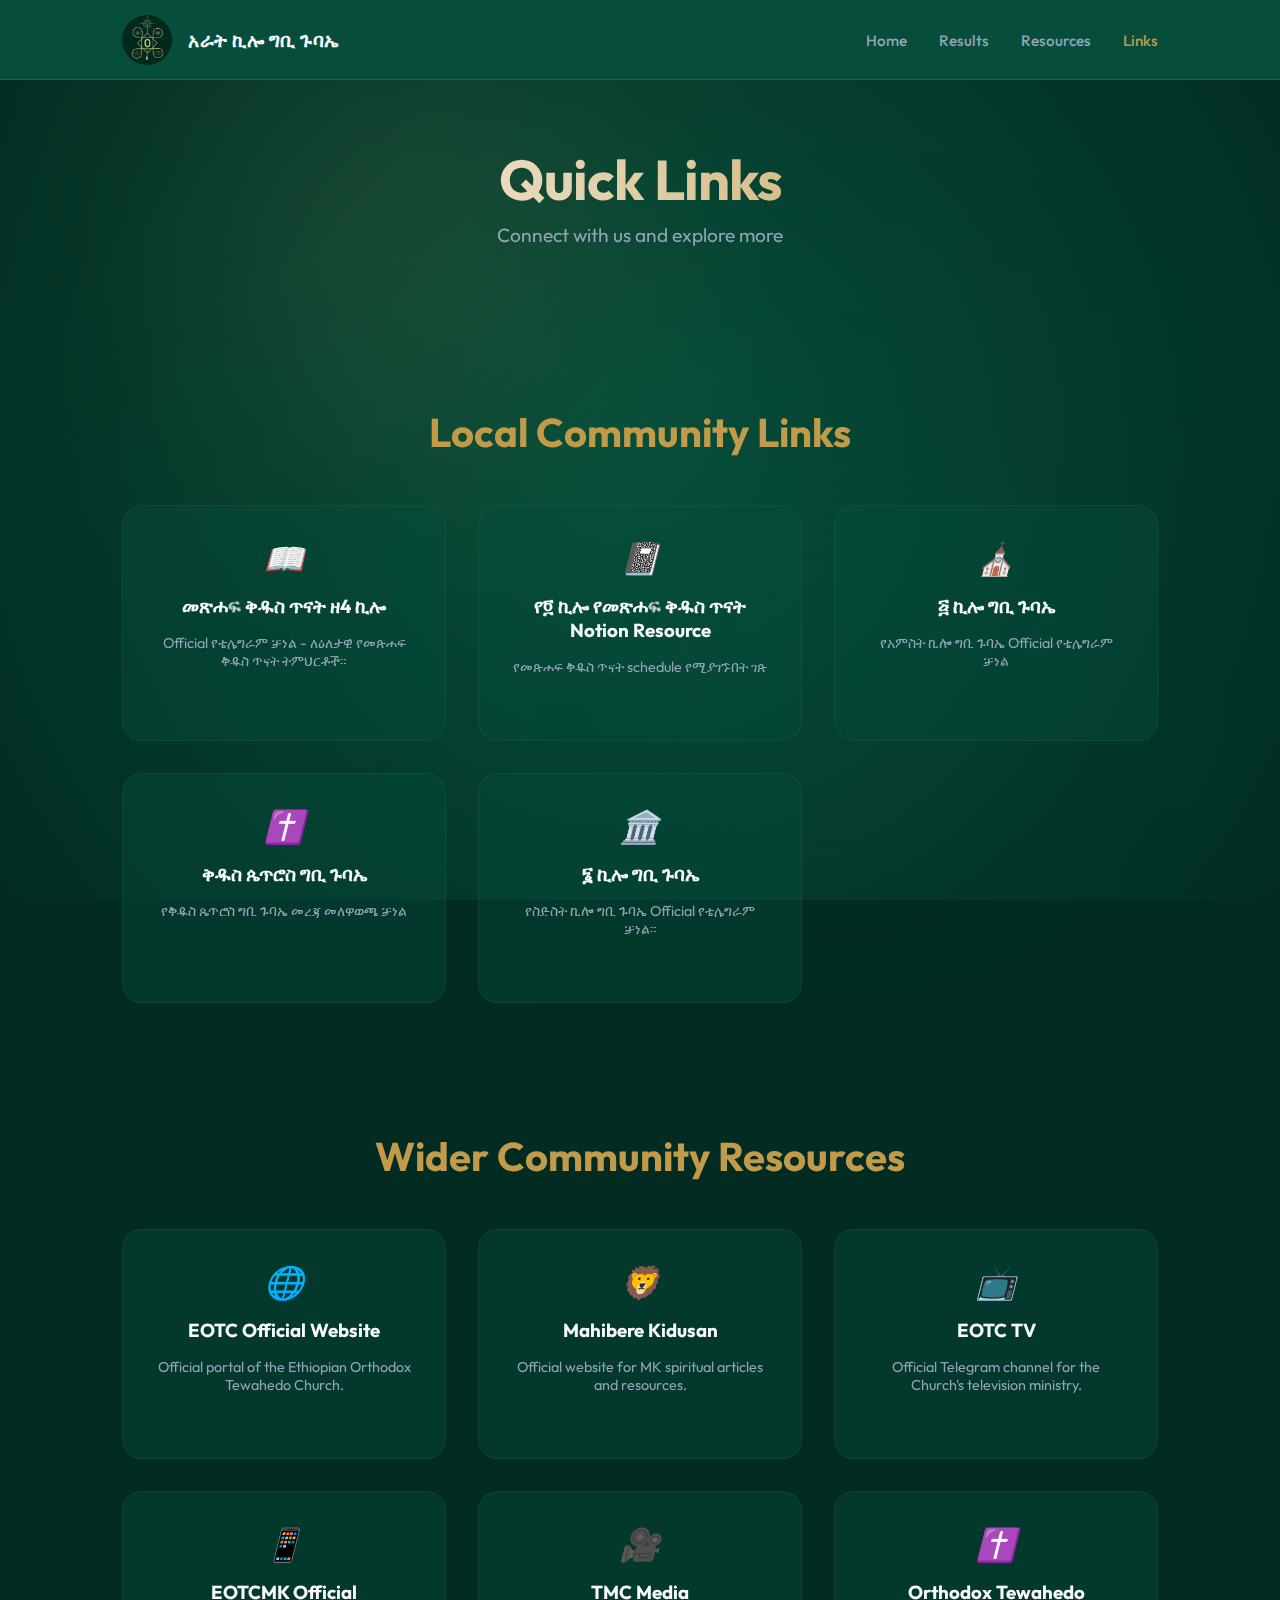
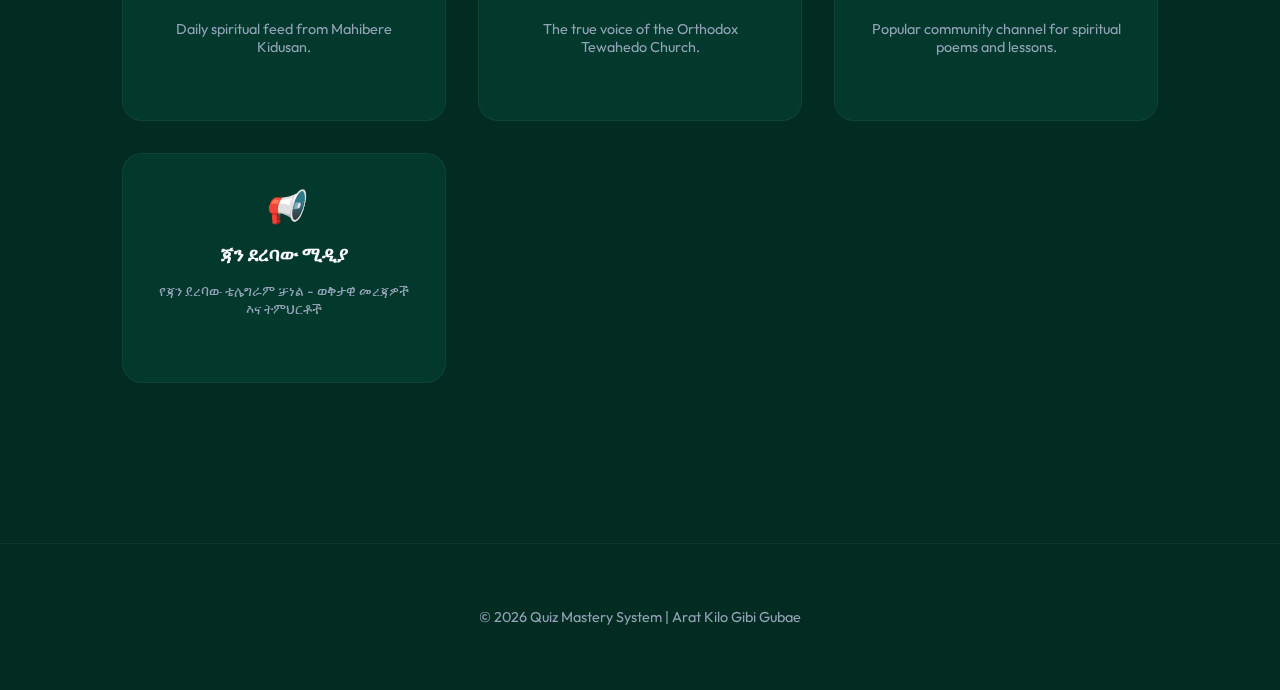
<file: public/links.html>
<!DOCTYPE html>
<html lang="en">

<head>
    <meta charset="UTF-8">
    <meta name="viewport" content="width=device-width, initial-scale=1.0">
    <title>Links - Arat Kilo Gibi Gubae</title>
    <link rel="stylesheet" href="../assets/css/style.css">
    <link rel="preconnect" href="https://fonts.googleapis.com">
    <link rel="preconnect" href="https://fonts.gstatic.com" crossorigin>
    <link
        href="https://fonts.googleapis.com/css2?family=Noto+Serif+Ethiopic:wght@400;700&family=Outfit:wght@300;400;600;700&display=swap"
        rel="stylesheet">
</head>

<body>
    <div class="background-blur"></div>

    <nav>
        <div class="container">
            <a href="index.html" class="logo-link">
                <img src="../assets/img/logo.png" alt="Logo" class="logo-img"
                    onerror="this.src='https://via.placeholder.com/50/c19b4a/ffffff?text=AK'">
                <span class="brand-name">አራት ኪሎ ግቢ ጉባኤ</span>
            </a>
            <ul class="nav-links">
                <li><a href="index.html">Home</a></li>
                <li><a href="results.html">Results</a></li>
                <li><a href="resources.html">Resources</a></li>
                <li><a href="links.html" class="active">Links</a></li>
            </ul>
        </div>
    </nav>

    <header>
        <div class="container">
            <h1>Quick Links</h1>
            <p class="subtitle">Connect with us and explore more</p>
        </div>
    </header>

    <main class="container">
        <section class="hero">
            <h2 class="section-title">Local Community Links</h2>
            <div class="feature-grid">
                <a href="https://t.me/gibi_gubae_bible" target="_blank" class="feature-card">
                    <i>📖</i>
                    <h3>መጽሐፍ ቅዱስ ጥናት ዘ4 ኪሎ</h3>
                    <p>Official የቴሌግራም ቻነል - ለዕለታዊ የመጽሐፍ ቅዱስ ጥናት ትምህርቶች።</p>
                </a>
                <a href="https://luxurious-borogovia-755.notion.site/2a371e5308f481c4a312f7ee55f4d0b3?v=2a371e5308f481589edb000ca46d3978"
                    target="_blank" class="feature-card">
                    <i>📓</i>
                    <h3>የ፬ ኪሎ የመጽሐፍ ቅዱስ ጥናት Notion Resource</h3>
                    <p>የመጽሐፍ ቅዱስ ጥናት schedule የሚያገኙበት ገጽ</p>
                </a>
                <a href="https://t.me/amstkiloGG" target="_blank" class="feature-card">
                    <i>⛪</i>
                    <h3>፭ ኪሎ ግቢ ጉባኤ</h3>
                    <p>የአምስት ኪሎ ግቢ ጉባኤ Official የቴሌግራም ቻነል</p>
                </a>
                <a href="https://t.me/kidus_petros_mereja" target="_blank" class="feature-card">
                    <i>✝️</i>
                    <h3>ቅዱስ ጴጥሮስ ግቢ ጉባኤ</h3>
                    <p>የቅዱስ ጴጥሮስ ግቢ ጉባኤ መረጃ መለዋወጫ ቻነል</p>
                </a>
                <a href="https://t.me/SidistKiloGibiGubae" target="_blank" class="feature-card">
                    <i>🏛️</i>
                    <h3>፮ ኪሎ ግቢ ጉባኤ</h3>
                    <p>የስድስት ኪሎ ግቢ ጉባኤ Official የቴሌግራም ቻነል።</p>
                </a>
            </div>
        </section>

        <section class="hero">
            <h2 class="section-title">Wider Community Resources</h2>
            <div class="feature-grid">
                <a href="http://www.ethiopianorthodox.org" target="_blank" class="feature-card">
                    <i>🌐</i>
                    <h3>EOTC Official Website</h3>
                    <p>Official portal of the Ethiopian Orthodox Tewahedo Church.</p>
                </a>
                <a href="https://eotcmk.org" target="_blank" class="feature-card">
                    <i>🦁</i>
                    <h3>Mahibere Kidusan</h3>
                    <p>Official website for MK spiritual articles and resources.</p>
                </a>
                <a href="https://t.me/eotctvchannel" target="_blank" class="feature-card">
                    <i>📺</i>
                    <h3>EOTC TV</h3>
                    <p>Official Telegram channel for the Church's television ministry.</p>
                </a>
                <a href="https://t.me/eotcmkq" target="_blank" class="feature-card">
                    <i>📱</i>
                    <h3>EOTCMK Official</h3>
                    <p>Daily spiritual feed from Mahibere Kidusan.</p>
                </a>
                <a href="https://t.me/tewahedomediacenter" target="_blank" class="feature-card">
                    <i>🎥</i>
                    <h3>TMC Media</h3>
                    <p>The true voice of the Orthodox Tewahedo Church.</p>
                </a>
                <a href="https://t.me/TewahedoEthiopia" target="_blank" class="feature-card">
                    <i>✝️</i>
                    <h3>Orthodox Tewahedo</h3>
                    <p>Popular community channel for spiritual poems and lessons.</p>
                </a>

                <a href="https://t.me/janderebaw_media" target="_blank" class="feature-card">
                    <i>📢</i>
                    <h3>ጃን ደረባው ሚዲያ</h3>
                    <p>የጃን ደረባው ቴሌግራም ቻነል - ወቅታዊ መረጃዎች እና ትምህርቶች</p>
                </a>
            </div>
        </section>
    </main>

    <footer>
        <p>&copy; 2026 Quiz Mastery System | Arat Kilo Gibi Gubae</p>
    </footer>

    <script src="../assets/js/script.js"></script>
</body>

</html>
</file>
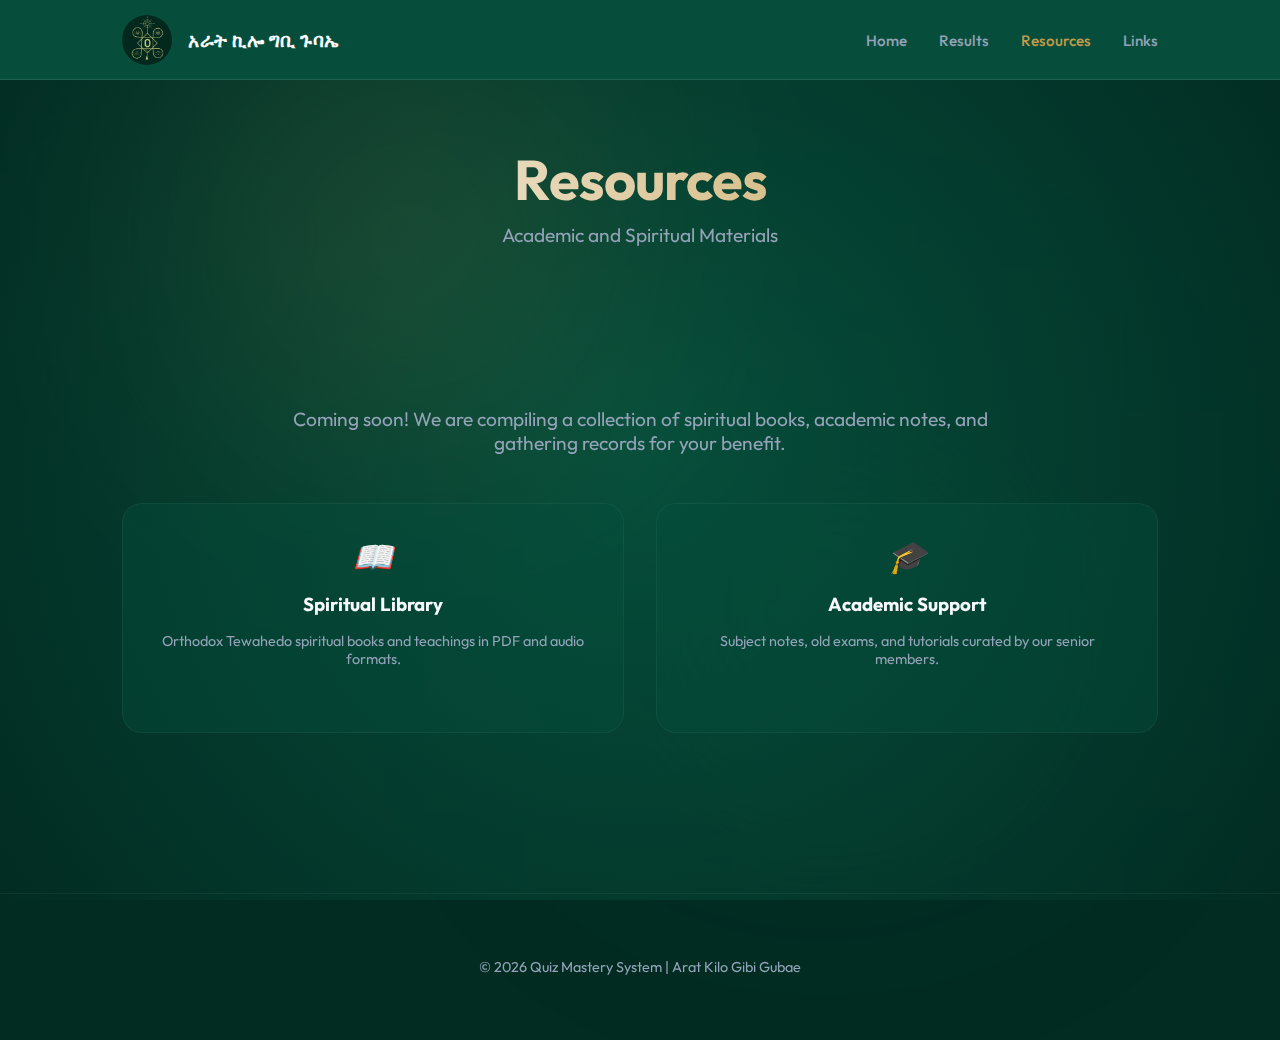
<file: public/resources.html>
<!DOCTYPE html>
<html lang="en">

<head>
    <meta charset="UTF-8">
    <meta name="viewport" content="width=device-width, initial-scale=1.0">
    <title>Resources - Arat Kilo Gibi Gubae</title>
    <link rel="stylesheet" href="../assets/css/style.css">
    <link rel="preconnect" href="https://fonts.googleapis.com">
    <link rel="preconnect" href="https://fonts.gstatic.com" crossorigin>
    <link
        href="https://fonts.googleapis.com/css2?family=Noto+Serif+Ethiopic:wght@400;700&family=Outfit:wght@300;400;600;700&display=swap"
        rel="stylesheet">
</head>

<body>
    <div class="background-blur"></div>

    <nav>
        <div class="container">
            <a href="index.html" class="logo-link">
                <img src="../assets/img/logo.png" alt="Logo" class="logo-img"
                    onerror="this.src='https://via.placeholder.com/50/c19b4a/ffffff?text=AK'">
                <span class="brand-name">አራት ኪሎ ግቢ ጉባኤ</span>
            </a>
            <ul class="nav-links">
                <li><a href="index.html">Home</a></li>
                <li><a href="results.html">Results</a></li>
                <li><a href="resources.html" class="active">Resources</a></li>
                <li><a href="links.html">Links</a></li>
            </ul>
        </div>
    </nav>

    <header>
        <div class="container">
            <h1>Resources</h1>
            <p class="subtitle">Academic and Spiritual Materials</p>
        </div>
    </header>

    <main class="container">
        <section class="hero">
            <p>Coming soon! We are compiling a collection of spiritual books, academic notes, and gathering records for
                your benefit.</p>

            <div class="feature-grid">
                <div class="feature-card">
                    <i>📖</i>
                    <h3>Spiritual Library</h3>
                    <p>Orthodox Tewahedo spiritual books and teachings in PDF and audio formats.</p>
                </div>
                <div class="feature-card">
                    <i>🎓</i>
                    <h3>Academic Support</h3>
                    <p>Subject notes, old exams, and tutorials curated by our senior members.</p>
                </div>
            </div>
        </section>
    </main>

    <footer>
        <p>&copy; 2026 Quiz Mastery System | Arat Kilo Gibi Gubae</p>
    </footer>

    <script src="../assets/js/script.js"></script>
</body>

</html>
</file>
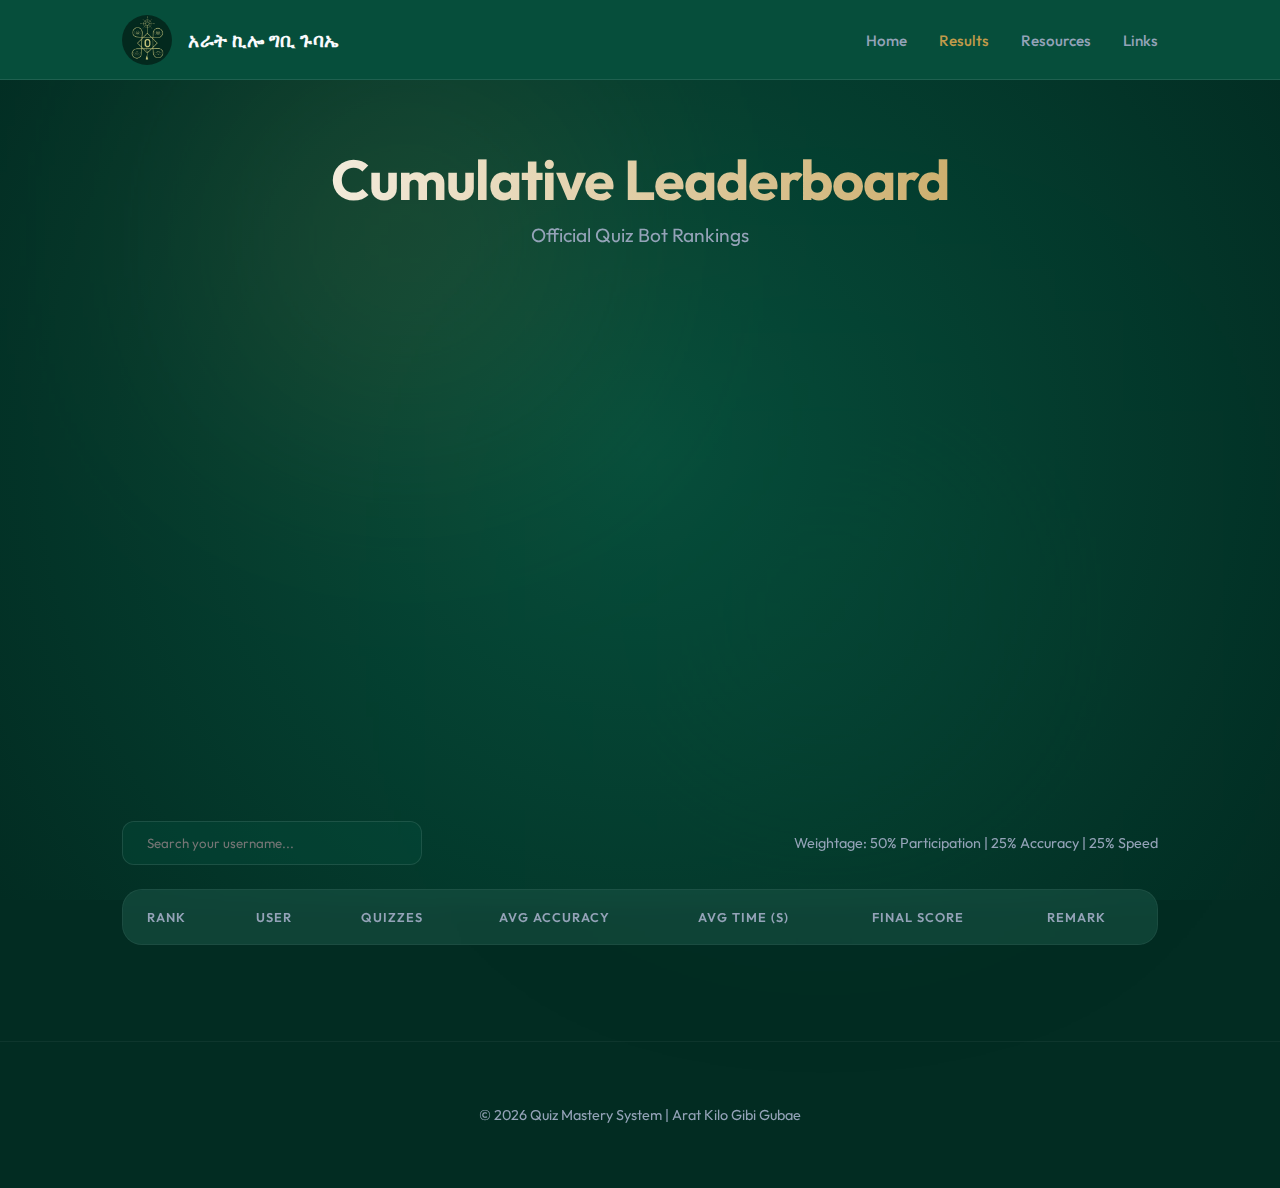
<file: public/results.html>
<!DOCTYPE html>
<html lang="en">

<head>
    <meta charset="UTF-8">
    <meta name="viewport" content="width=device-width, initial-scale=1.0">
    <title>Quiz Results - Arat Kilo Gibi Gubae</title>
    <link rel="stylesheet" href="../assets/css/style.css">
    <link rel="preconnect" href="https://fonts.googleapis.com">
    <link rel="preconnect" href="https://fonts.gstatic.com" crossorigin>
    <link
        href="https://fonts.googleapis.com/css2?family=Noto+Serif+Ethiopic:wght@400;700&family=Outfit:wght@300;400;600;700&display=swap"
        rel="stylesheet">
</head>

<body>
    <div class="background-blur"></div>

    <nav>
        <div class="container">
            <a href="index.html" class="logo-link">
                <img src="../assets/img/logo.png" alt="Logo" class="logo-img"
                    onerror="this.src='https://via.placeholder.com/50/c19b4a/ffffff?text=AK'">
                <span class="brand-name">አራት ኪሎ ግቢ ጉባኤ</span>
            </a>
            <ul class="nav-links">
                <li><a href="index.html">Home</a></li>
                <li><a href="results.html" class="active">Results</a></li>
                <li><a href="resources.html">Resources</a></li>
                <li><a href="links.html">Links</a></li>
            </ul>
        </div>
    </nav>

    <header>
        <div class="container">
            <h1>Cumulative Leaderboard</h1>
            <p class="subtitle">Official Quiz Bot Rankings</p>
        </div>
    </header>

    <main class="container">
        <!-- Podium Section -->
        <section id="podium" class="podium-container">
            <!-- Will be populated by JS -->
            <div class="podium-placeholder">Loading top champions...</div>
        </section>

        <!-- Search & Info -->
        <section class="controls">
            <div class="search-box">
                <input type="text" id="searchInput" placeholder="Search your username...">
            </div>
            <div class="stats-info">
                <p>Weightage: 50% Participation | 25% Accuracy | 25% Speed</p>
            </div>
        </section>

        <!-- Leaderboard Table -->
        <section class="table-container glass">
            <table id="leaderboardTable">
                <thead>
                    <tr>
                        <th>Rank</th>
                        <th>User</th>
                        <th class="hide-mobile">Quizzes</th>
                        <th class="hide-mobile">Avg Accuracy</th>
                        <th class="hide-mobile">Avg Time (s)</th>
                        <th>Final Score</th>
                        <th>Remark</th>
                    </tr>
                </thead>
                <tbody id="tableBody">
                    <!-- Will be populated by JS -->
                </tbody>
            </table>
        </section>
    </main>

    <footer>
        <p>&copy; 2026 Quiz Mastery System | Arat Kilo Gibi Gubae</p>
    </footer>

    <script src="../assets/js/script.js"></script>
</body>

</html>
</file>
<file: assets/css/style.css>
:root {
    --primary: #c19b4a;
    /* Golden tone for Arat Kilo Gibi Gubae */
    --primary-light: #dfc17b;
    --secondary: #064e3b;
    /* Deep green for background flavor */
    --accent: #10b981;
    --bg-dark: #022c22;
    /* Very deep green/dark theme */
    --card-bg: rgba(6, 78, 59, 0.4);
    --text-main: #f8fafc;
    --text-dim: #94a3b8;
    --gold: #fbbf24;
    --silver: #94a3b8;
    --bronze: #b45309;
    --nav-height: 80px;

    /* Theme constants (previously dark mode) */
    --bg-primary: #022c22;
    --bg-secondary: #064e3b;
    --bg-tertiary: #0f766e;
    --border-color: rgba(255, 255, 255, 0.1);
    --shadow-color: rgba(0, 0, 0, 0.3);
}

* {
    margin: 0;
    padding: 0;
    box-sizing: border-box;
    font-family: 'Outfit', sans-serif;
}

body {
    background-color: var(--bg-primary);
    color: var(--text-main);
    overflow-x: hidden;
    min-height: 100vh;
    transition: background-color 0.3s ease, color 0.3s ease;
}

.background-blur {
    position: fixed;
    top: 0;
    left: 0;
    width: 100%;
    height: 100%;
    background: radial-gradient(circle at 50% 50%, var(--bg-secondary) 0%, var(--bg-primary) 100%);
    z-index: -1;
    transition: background 0.3s ease;
}

.background-blur::before {
    content: '';
    position: absolute;
    top: 10%;
    left: 20%;
    width: 300px;
    height: 300px;
    background: var(--primary);
    filter: blur(150px);
    opacity: 0.2;
}

.background-blur::after {
    content: '';
    position: absolute;
    bottom: 10%;
    right: 20%;
    width: 400px;
    height: 400px;
    background: var(--secondary);
    filter: blur(150px);
    opacity: 0.15;
}

@keyframes float {
    from {
        transform: translate(0, 0);
    }

    to {
        transform: translate(100px, 50px);
    }
}

@keyframes fadeIn {
    from {
        opacity: 0;
        transform: translateY(5px);
    }

    to {
        opacity: 1;
        transform: translateY(0);
    }
}

@keyframes fadeInScale {
    from {
        opacity: 0;
        transform: scale(0.8);
    }

    to {
        opacity: 1;
        transform: scale(1);
    }
}

.container {
    max-width: 1100px;
    margin: 0 auto;
    padding: 2rem;
}

/* Navigation Styles */
nav {
    height: var(--nav-height);
    background: var(--bg-secondary);
    backdrop-filter: blur(10px);
    border-bottom: 1px solid var(--border-color);
    position: sticky;
    top: 0;
    z-index: 1000;
    display: flex;
    align-items: center;
    transition: background-color 0.3s ease, border-color 0.3s ease;
}

nav .container {
    padding: 0 2rem;
    display: flex;
    justify-content: space-between;
    align-items: center;
    width: 100%;
}

.logo-link {
    display: flex;
    align-items: center;
    gap: 1rem;
    text-decoration: none;
    color: var(--text-main);
}

.logo-img {
    height: 50px;
    width: 50px;
    object-fit: contain;
    border-radius: 50%;
}

.brand-name {
    font-weight: 700;
    font-size: 1.2rem;
    letter-spacing: 0.5px;
}

.nav-links {
    display: flex;
    gap: 2rem;
    list-style: none;
}

.nav-links a {
    text-decoration: none;
    color: var(--text-dim);
    font-weight: 500;
    transition: color 0.3s, transform 0.3s;
    font-size: 0.95rem;
}

.nav-links a:hover,
.nav-links a.active {
    color: var(--primary);
}

header {
    text-align: center;
    padding: 2rem 0;
}

h1 {
    font-size: 3.5rem;
    font-weight: 700;
    background: linear-gradient(90deg, #fff, var(--primary));
    -webkit-background-clip: text;
    background-clip: text;
    -webkit-text-fill-color: transparent;
    letter-spacing: -1px;
}

.subtitle {
    color: var(--text-dim);
    font-size: 1.2rem;
    margin-top: 0.5rem;
}

/* Podium Styles */
.podium-container {
    display: flex;
    justify-content: center;
    align-items: flex-end;
    gap: 1.5rem;
    margin: 4rem 0;
    min-height: 350px;
}

.podium-card {
    background: var(--card-bg);
    backdrop-filter: blur(12px);
    border: 1px solid rgba(255, 255, 255, 0.1);
    border-radius: 24px;
    padding: 2rem;
    text-align: center;
    transition: transform 0.3s ease, box-shadow 0.3s ease;
    flex: 1;
    max-width: 280px;
}

.podium-card:hover {
    transform: translateY(-10px);
    box-shadow: 0 20px 40px rgba(0, 0, 0, 0.4);
}

.rank-icon {
    font-size: 3rem;
    margin-bottom: 1rem;
    display: block;
}

.podium-card.first {
    height: 380px;
    border-color: rgba(251, 191, 36, 0.4);
    box-shadow: 0 0 30px rgba(251, 191, 36, 0.1);
}

.podium-card.second {
    height: 320px;
}

.podium-card.third {
    height: 280px;
}

/* Rocket & Firework Celebration Styles */
.rocket-container {
    position: fixed;
    top: 0;
    left: 0;
    width: 100%;
    height: 100%;
    pointer-events: none;
    z-index: 9999;
}

.rocket {
    position: absolute;
    bottom: -50px;
    width: 4px;
    height: 20px;
    background: var(--primary);
    border-radius: 2px;
    animation: launch 1.5s ease-out forwards;
}

.particle {
    position: absolute;
    width: 6px;
    height: 6px;
    border-radius: 50%;
    pointer-events: none;
}

@keyframes launch {
    0% {
        transform: translateY(0) scale(1);
        opacity: 1;
    }

    70% {
        transform: translateY(-80vh) scale(1.2);
        opacity: 1;
    }

    100% {
        transform: translateY(-85vh) scale(0);
        opacity: 0;
    }
}

@keyframes explode {
    0% {
        transform: translate(0, 0) scale(1);
        opacity: 1;
    }

    100% {
        transform: translate(var(--tx), var(--ty)) scale(0);
        opacity: 0;
    }
}

.first-celebrate {
    animation: gold-glow 2s infinite alternate;
}

@keyframes gold-glow {
    from {
        box-shadow: 0 0 20px rgba(251, 191, 36, 0.3);
    }

    to {
        box-shadow: 0 0 60px rgba(251, 191, 36, 0.8), 0 0 100px rgba(251, 191, 36, 0.4);
    }
}

.user-name-wrapper h3 {
    font-size: 1.6rem;
    font-weight: 700;
    margin-bottom: 0.5rem;
    word-break: break-all;
    background: linear-gradient(135deg, #fff 0%, var(--primary) 100%);
    -webkit-background-clip: text;
    background-clip: text;
    -webkit-text-fill-color: transparent;
    filter: drop-shadow(0 0 5px rgba(99, 102, 241, 0.3));
}

.stats-mini {
    margin-top: 1rem;
    font-size: 0.8rem;
    color: var(--text-dim);
}

/* Blessing Overlay Styles */
.podium-card {
    position: relative;
    overflow: hidden;
    /* Contain the overlay */
}

.blessing-overlay {
    position: absolute;
    top: 0;
    left: 0;
    width: 100%;
    height: 100%;
    background: linear-gradient(135deg, rgba(15, 23, 42, 0.98) 0%, rgba(30, 41, 59, 0.95) 100%);
    -webkit-backdrop-filter: blur(20px);
    backdrop-filter: blur(20px);
    display: flex;
    align-items: center;
    justify-content: center;
    padding: 1.5rem;
    opacity: 0;
    visibility: hidden;
    transition: all 0.5s cubic-bezier(0.175, 0.885, 0.32, 1.275);
    transform: scale(0.9) rotateX(-10deg);
    z-index: 10;
    border-radius: 24px;
}

.podium-card:hover .blessing-overlay {
    opacity: 1;
    visibility: visible;
    transform: scale(1) rotateX(0);
}

.podium-card.first.champion-hidden {
    cursor: pointer;
}

.podium-card.first.champion-hidden .user-name-wrapper,
.podium-card.first.champion-hidden .score,
.podium-card.first.champion-hidden .label,
.podium-card.first.champion-hidden .stats-mini,
.podium-card.first.champion-hidden .rank-icon {
    -webkit-filter: blur(20px);
    filter: blur(20px);
    opacity: 0.1;
    transition: all 0.8s cubic-bezier(0.175, 0.885, 0.32, 1.275);
}

.podium-card.first.champion-hidden::before {
    content: '?';
    position: absolute;
    top: 50%;
    left: 50%;
    transform: translate(-50%, -50%);
    font-size: 5rem;
    font-weight: 800;
    color: var(--primary);
    opacity: 1;
    transition: all 0.5s ease;
    z-index: 5;
}

.podium-card.first.revealed .user-name-wrapper,
.podium-card.first.revealed .score,
.podium-card.first.revealed .label,
.podium-card.first.revealed .stats-mini,
.podium-card.first.revealed .rank-icon {
    -webkit-filter: blur(0);
    filter: blur(0);
    opacity: 1;
}

.podium-card.first.revealed::before {
    opacity: 0;
    transform: translate(-50%, -50%) scale(2);
}

.popper {
    position: absolute;
    font-size: 2rem;
    pointer-events: none;
    z-index: 100;
    animation: popOut 1s ease-out forwards;
}

@keyframes popOut {
    0% {
        transform: scale(0) rotate(0);
        opacity: 0;
    }

    50% {
        opacity: 1;
    }

    100% {
        transform: translate(var(--px), var(--py)) scale(1.5) rotate(var(--pr));
        opacity: 0;
    }
}

.blessing-content {
    text-align: center;
    animation: fadeInScale 0.6s ease-out;
}

.blessing-text {
    font-family: 'Noto Serif Ethiopic', serif;
    font-size: 1.05rem;
    line-height: 1.6;
    color: #fff;
    text-shadow: 0 2px 10px rgba(0, 0, 0, 0.5);
    font-weight: 500;
    margin: 1rem 0;
    position: relative;
    padding: 0 0.5rem;
}

.blessing-text::before,
.blessing-text::after {
    content: '"';
    font-family: 'Outfit', sans-serif;
    font-size: 2.2rem;
    position: absolute;
    opacity: 0.2;
    color: var(--primary);
}

.blessing-text::before {
    top: -1.5rem;
    left: -0.2rem;
}

.blessing-text::after {
    bottom: -2.5rem;
    right: -0.2rem;
}

.blessing-text small {
    display: block;
    font-size: 0.85rem;
    margin-top: 1.2rem;
    opacity: 0.9;
    font-style: italic;
    color: var(--primary-light);
    line-height: 1.5;
    border-top: 1px solid rgba(193, 155, 74, 0.15);
    padding-top: 0.8rem;
}

.sparkle {
    font-size: 1.5rem;
    display: block;
}

.podium-card .score {
    font-size: 2.5rem;
    font-weight: 700;
    color: var(--accent);
}

.podium-card .label {
    color: var(--text-dim);
    font-size: 0.9rem;
    text-transform: uppercase;
    letter-spacing: 1px;
}

/* Controls */
.controls {
    display: flex;
    justify-content: space-between;
    align-items: center;
    margin-bottom: 1.5rem;
    flex-wrap: wrap;
    gap: 1rem;
}

.search-box input {
    background: var(--card-bg);
    border: 1px solid rgba(255, 255, 255, 0.1);
    padding: 0.8rem 1.5rem;
    border-radius: 12px;
    color: white;
    width: 300px;
    outline: none;
    transition: border-color 0.3s;
}

.search-box input:focus {
    border-color: var(--primary);
}

.stats-info {
    font-size: 0.9rem;
    color: var(--text-dim);
}

/* Table */
.glass {
    background: var(--card-bg);
    backdrop-filter: blur(12px);
    border: 1px solid rgba(255, 255, 255, 0.1);
    border-radius: 20px;
    overflow: hidden;
}

.table-container {
    width: 100%;
}

table {
    width: 100%;
    border-collapse: collapse;
}

th {
    text-align: left;
    padding: 1.2rem 1.5rem;
    background: rgba(255, 255, 255, 0.05);
    color: var(--text-dim);
    font-weight: 600;
    text-transform: uppercase;
    font-size: 0.8rem;
    letter-spacing: 1px;
}

td {
    padding: 1.2rem 1.5rem;
    border-bottom: 1px solid rgba(255, 255, 255, 0.05);
}

tr:last-child td {
    border-bottom: none;
}

tr:hover td {
    background: rgba(255, 255, 255, 0.02);
}

.rank-cell {
    font-weight: 700;
    color: var(--primary);
}

.user-cell {
    font-weight: 600;
}

.score-cell {
    font-weight: 700;
    color: var(--accent);
}

.user-cell {
    font-weight: 600;
}

.remark-cell {
    font-family: 'Noto Serif Ethiopic', serif;
    font-size: 0.9rem;
    cursor: pointer;
    position: relative;
    max-width: 200px;
    padding: 0.5rem !important;
    text-align: center;
    transition: background-color 0.3s;
}

.remark-cell:hover {
    background: rgba(255, 255, 255, 0.05) !important;
}

.click-hint {
    color: var(--primary);
    font-size: 0.8rem;
    font-family: 'Outfit', sans-serif;
    opacity: 0.7;
    transition: opacity 0.3s;
}

.remark-text {
    display: none;
    line-height: 1.4;
    color: var(--text-main);
    font-style: italic;
}

.remark-cell.revealed .click-hint {
    display: none;
}

.remark-cell.revealed .remark-text {
    display: inline-block;
}

.rank-row:hover td {
    background: rgba(99, 102, 241, 0.02);
}

/* Gallery Page Styles */
.gallery-section {
    margin: 3rem 0;
}

.gallery-section h2 {
    text-align: center;
    font-size: 2rem;
    margin-bottom: 2rem;
    color: var(--text-main);
}

.gallery-grid {
    display: grid;
    grid-template-columns: repeat(auto-fit, minmax(300px, 1fr));
    gap: 2rem;
    margin-top: 2rem;
}

.gallery-item {
    perspective: 1000px;
}

.gallery-card {
    background: var(--card-bg);
    border: 1px solid var(--border-color);
    border-radius: 16px;
    padding: 2rem;
    transition: all 0.3s ease;
    position: relative;
    overflow: hidden;
    height: 200px;
    display: flex;
    align-items: center;
    justify-content: center;
}

.gallery-card:hover {
    transform: translateY(-5px) rotateX(5deg);
    box-shadow: 0 15px 40px var(--shadow-color);
    border-color: var(--primary);
}

.gallery-placeholder {
    text-align: center;
    color: var(--text-main);
}

.gallery-placeholder i {
    font-size: 3rem;
    margin-bottom: 1rem;
    display: block;
    color: var(--primary);
}

.gallery-placeholder h3 {
    font-size: 1.3rem;
    margin-bottom: 0.5rem;
    color: var(--text-main);
}

.gallery-placeholder p {
    color: var(--text-dim);
    font-size: 0.9rem;
    line-height: 1.4;
}

/* Telegram Section Styles */
.telegram-section {
    margin: 3rem 0;
}

.telegram-card {
    background: linear-gradient(135deg, var(--primary) 0%, var(--primary-light) 100%);
    border: 2px solid var(--primary);
    border-radius: 20px;
    padding: 2rem;
    text-align: center;
    color: white;
    box-shadow: 0 10px 30px rgba(193, 155, 74, 0.3);
    transition: all 0.3s ease;
}

.telegram-card:hover {
    transform: translateY(-5px);
    box-shadow: 0 15px 40px rgba(193, 155, 74, 0.4);
}

.telegram-card .card-header {
    display: flex;
    align-items: center;
    justify-content: center;
    gap: 1rem;
    margin-bottom: 1rem;
}

.telegram-card .card-header i {
    font-size: 2rem;
}

.telegram-card h3 {
    font-size: 1.5rem;
    margin: 0;
    color: white;
}

.telegram-description {
    font-size: 1.1rem;
    line-height: 1.6;
    margin-bottom: 2rem;
    opacity: 0.95;
}

.telegram-btn {
    display: inline-flex;
    align-items: center;
    gap: 0.5rem;
    background: rgba(255, 255, 255, 0.2);
    color: white;
    text-decoration: none;
    padding: 1rem 2rem;
    border-radius: 12px;
    font-weight: 600;
    font-size: 1rem;
    transition: all 0.3s ease;
    border: 1px solid rgba(255, 255, 255, 0.3);
    backdrop-filter: blur(10px);
}

.telegram-btn:hover {
    background: rgba(255, 255, 255, 0.3);
    transform: translateY(-2px);
    box-shadow: 0 5px 15px rgba(255, 255, 255, 0.2);
}

.telegram-btn i {
    font-size: 1.2rem;
}

.telegram-buttons {
    display: flex;
    gap: 1rem;
    justify-content: center;
    align-items: center;
    flex-wrap: wrap;
}

.telegram-btn.secondary {
    background: rgba(255, 255, 255, 0.1);
    border: 1px solid rgba(255, 255, 255, 0.4);
}

.telegram-btn.secondary:hover {
    background: rgba(255, 255, 255, 0.2);
    border-color: rgba(255, 255, 255, 0.6);
}

/* Upcoming Events Section */
.upcoming-section {
    margin: 3rem 0;
}

.upcoming-section h2 {
    text-align: center;
    font-size: 2rem;
    margin-bottom: 2rem;
    color: var(--text-main);
}

.events-grid {
    display: grid;
    grid-template-columns: repeat(auto-fit, minmax(350px, 1fr));
    gap: 2rem;
    margin-top: 2rem;
}

.event-card {
    background: var(--card-bg);
    border: 1px solid var(--border-color);
    border-radius: 16px;
    padding: 2rem;
    display: flex;
    gap: 1.5rem;
    transition: all 0.3s ease;
    position: relative;
    overflow: hidden;
}

.event-card:hover {
    transform: translateY(-5px);
    box-shadow: 0 10px 30px var(--shadow-color);
    border-color: var(--primary);
}

.event-card::before {
    content: '';
    position: absolute;
    top: 0;
    left: -100%;
    width: 100%;
    height: 100%;
    background: linear-gradient(90deg, transparent, rgba(193, 155, 74, 0.1), transparent);
    transition: left 0.5s;
}

.event-card:hover::before {
    left: 100%;
}

.event-icon {
    font-size: 2.5rem;
    color: var(--primary);
    display: flex;
    align-items: center;
    justify-content: center;
    min-width: 60px;
}

.event-content {
    flex: 1;
}

.event-content h3 {
    font-size: 1.3rem;
    margin-bottom: 0.5rem;
    color: var(--text-main);
}

.event-date {
    color: var(--primary);
    font-weight: 600;
    font-size: 0.9rem;
    margin-bottom: 0.5rem;
}

.event-description {
    color: var(--text-dim);
    font-size: 0.9rem;
    line-height: 1.5;
}

/* Navigation & Tab Refinements */
.tab-navigation {
    display: flex;
    gap: 1.25rem;
    margin-bottom: 3rem;
    overflow-x: auto;
    padding: 1rem 0.5rem;
    -ms-overflow-style: none;
    scrollbar-width: none;
    justify-content: center;
}

.tab-navigation::-webkit-scrollbar {
    display: none;
}

.tab-btn {
    display: flex;
    align-items: center;
    gap: 0.75rem;
    padding: 1.25rem 2.5rem;
    border-radius: 16px;
    background: var(--card-bg);
    border: 1px solid var(--border-color);
    color: var(--text-dim);
    font-weight: 700;
    font-size: 1.15rem;
    cursor: pointer;
    transition: all 0.3s cubic-bezier(0.4, 0, 0.2, 1);
    white-space: nowrap;
    box-shadow: 0 4px 15px rgba(0, 0, 0, 0.1);
}

.tab-btn:hover:not(:disabled) {
    background: rgba(255, 255, 255, 0.05);
    border-color: var(--primary);
    transform: translateY(-2px);
}

.tab-btn.active {
    background: linear-gradient(135deg, var(--primary) 0%, var(--primary-light) 100%);
    border-color: var(--primary);
    color: white;
    box-shadow: 0 4px 12px rgba(193, 155, 74, 0.3);
}

.tab-icon img,
.tab-icon svg {
    width: 36px;
    height: 36px;
    border-radius: 6px;
    object-fit: cover;
}

.tab-btn:disabled {
    opacity: 0.6;
    cursor: not-allowed;
    filter: grayscale(0.8);
}

.tab-badge {
    font-size: 0.65rem;
    background: rgba(255, 255, 255, 0.1);
    padding: 2px 8px;
    border-radius: 20px;
    text-transform: uppercase;
    letter-spacing: 0.5px;
    font-weight: 800;
    margin-left: 4px;
    border: 1px solid rgba(255, 255, 255, 0.2);
    animation: pulse-soft 2s infinite;
}

@keyframes pulse-soft {
    0% {
        opacity: 0.6;
    }

    50% {
        opacity: 1;
    }

    100% {
        opacity: 0.6;
    }
}

/* Enhanced Mystery Card */
.podium-card.first.champion-hidden {
    background: linear-gradient(45deg, var(--card-bg) 25%, rgba(255, 255, 255, 0.05) 50%, var(--card-bg) 75%);
    background-size: 200% 200%;
    animation: shimmer 3s infinite linear;
}

@keyframes shimmer {
    0% {
        background-position: -200% 0;
    }

    100% {
        background-position: 200% 0;
    }
}

.podium-card.first.champion-hidden::before {
    content: '?';
    font-family: 'Outfit', sans-serif;
    color: var(--primary);
    text-shadow: 0 0 15px rgba(193, 155, 74, 0.5);
    filter: drop-shadow(0 0 5px rgba(0, 0, 0, 0.5));
}

.contact-info-section h2 {
    text-align: center;
    font-size: 2rem;
    margin-bottom: 2rem;
    color: var(--text-main);
}

.contact-grid {
    display: grid;
    grid-template-columns: repeat(auto-fit, minmax(300px, 1fr));
    gap: 2rem;
    margin-top: 2rem;
}

.contact-card {
    background: var(--card-bg);
    border: 1px solid var(--border-color);
    border-radius: 16px;
    padding: 2rem;
    display: flex;
    align-items: center;
    gap: 1.5rem;
    transition: all 0.3s ease;
    position: relative;
    overflow: hidden;
}

.contact-card:hover {
    transform: translateY(-5px);
    box-shadow: 0 10px 30px var(--shadow-color);
    border-color: var(--primary);
}

.contact-content a {
    color: var(--primary-light);
    text-decoration: none;
    font-weight: 600;
    transition: all 0.3s ease;
}

.contact-content a:hover {
    color: var(--primary);
    text-decoration: underline;
}

.contact-card::before {
    content: '';
    position: absolute;
    top: 0;
    left: -100%;
    width: 100%;
    height: 100%;
    background: linear-gradient(90deg, transparent, rgba(193, 155, 74, 0.1), transparent);
    transition: left 0.5s;
}

.contact-card:hover::before {
    left: 100%;
}

.contact-icon {
    width: 60px;
    height: 60px;
    background: linear-gradient(135deg, var(--primary) 0%, var(--primary-light) 100%);
    border-radius: 12px;
    display: flex;
    align-items: center;
    justify-content: center;
    color: white;
    flex-shrink: 0;
}

.contact-icon svg {
    width: 24px;
    height: 24px;
}

.contact-content {
    flex: 1;
}

.contact-content h3 {
    font-size: 1.3rem;
    margin-bottom: 0.5rem;
    color: var(--text-main);
}

.contact-content p {
    font-size: 1.1rem;
    color: var(--primary);
    margin-bottom: 0.5rem;
    font-weight: 600;
}

.contact-label {
    font-size: 0.85rem;
    color: var(--text-dim);
    background: rgba(193, 155, 74, 0.1);
    padding: 0.3rem 0.8rem;
    border-radius: 20px;
    display: inline-block;
}

/* Review Form Section */
.review-section {
    margin: 3rem 0;
}

.review-section h2 {
    text-align: center;
    font-size: 2rem;
    margin-bottom: 2rem;
    color: var(--text-main);
}

.review-form-container {
    max-width: 800px;
    margin: 0 auto;
}

.review-form {
    background: var(--card-bg);
    border: 1px solid var(--border-color);
    border-radius: 20px;
    padding: 2.5rem;
    box-shadow: 0 10px 30px var(--shadow-color);
}

.form-grid {
    display: grid;
    grid-template-columns: repeat(auto-fit, minmax(250px, 1fr));
    gap: 1.5rem;
    margin-bottom: 1.5rem;
}

.form-group {
    margin-bottom: 1.5rem;
}

.form-group label {
    display: block;
    font-size: 1rem;
    font-weight: 600;
    color: var(--text-main);
    margin-bottom: 0.5rem;
}

.form-group input,
.form-group select,
.form-group textarea {
    width: 100%;
    padding: 1rem;
    background: var(--bg-tertiary);
    border: 1px solid var(--border-color);
    border-radius: 12px;
    color: var(--text-main);
    font-size: 1rem;
    font-family: 'Outfit', sans-serif;
    transition: all 0.3s ease;
}

.form-group input:focus,
.form-group select:focus,
.form-group textarea:focus {
    outline: none;
    border-color: var(--primary);
    box-shadow: 0 0 0 3px rgba(193, 155, 74, 0.1);
}

.form-group textarea {
    resize: vertical;
    min-height: 100px;
}

/* Rating Styles */
.rating-container {
    background: var(--bg-tertiary);
    border: 1px solid var(--border-color);
    border-radius: 12px;
    padding: 1rem;
}

.rating-options {
    display: flex;
    flex-wrap: wrap;
    gap: 1rem;
}

.rating-option {
    display: flex;
    align-items: center;
    cursor: pointer;
    transition: all 0.3s ease;
}

.rating-option input[type="radio"] {
    margin-right: 0.5rem;
    width: auto;
}

.rating-label {
    font-size: 0.95rem;
    color: var(--text-main);
    padding: 0.5rem 1rem;
    border-radius: 8px;
    transition: all 0.3s ease;
}

.rating-option:hover .rating-label {
    background: rgba(193, 155, 74, 0.1);
}

.rating-option input[type="radio"]:checked+.rating-label {
    background: var(--primary);
    color: white;
}

/* Button Styles */
.form-actions {
    display: flex;
    gap: 1rem;
    justify-content: flex-end;
    margin-top: 2rem;
}

.btn-primary,
.btn-secondary {
    padding: 1rem 2rem;
    border-radius: 12px;
    font-size: 1rem;
    font-weight: 600;
    cursor: pointer;
    transition: all 0.3s ease;
    border: none;
    text-decoration: none;
    display: inline-flex;
    align-items: center;
    justify-content: center;
}

.btn-primary {
    background: linear-gradient(135deg, var(--primary) 0%, var(--primary-light) 100%);
    color: white;
    box-shadow: 0 5px 15px rgba(193, 155, 74, 0.3);
}

.btn-primary:hover {
    transform: translateY(-2px);
    box-shadow: 0 8px 20px rgba(193, 155, 74, 0.4);
}

.btn-secondary {
    background: var(--bg-tertiary);
    color: var(--text-main);
    border: 1px solid var(--border-color);
}

.btn-secondary:hover {
    background: var(--border-color);
    transform: translateY(-2px);
}

/* Success Message */
.success-message {
    background: linear-gradient(135deg, #10b981 0%, #059669 100%);
    border: 2px solid #10b981;
    border-radius: 16px;
    padding: 2rem;
    margin-top: 2rem;
    text-align: center;
    color: white;
    box-shadow: 0 10px 30px rgba(16, 185, 129, 0.3);
}

.success-content {
    display: flex;
    align-items: center;
    justify-content: center;
    gap: 1rem;
}

.success-icon {
    width: 50px;
    height: 50px;
    background: rgba(255, 255, 255, 0.2);
    border-radius: 50%;
    display: flex;
    align-items: center;
    justify-content: center;
}

.success-icon svg {
    width: 24px;
    height: 24px;
}

.success-content h3 {
    font-size: 1.5rem;
    margin: 0;
}

.success-content p {
    margin: 0.5rem 0 0 0;
    opacity: 0.9;
}

/* Office Hours Section */
.hours-section {
    margin: 3rem 0;
}

.hours-section h2 {
    text-align: center;
    font-size: 2rem;
    margin-bottom: 2rem;
    color: var(--text-main);
}

.hours-grid {
    display: grid;
    grid-template-columns: repeat(auto-fit, minmax(350px, 1fr));
    gap: 2rem;
    margin-top: 2rem;
}

.hours-card {
    background: var(--card-bg);
    border: 1px solid var(--border-color);
    border-radius: 16px;
    padding: 2rem;
    transition: all 0.3s ease;
}

.hours-card:hover {
    transform: translateY(-5px);
    box-shadow: 0 10px 30px var(--shadow-color);
    border-color: var(--primary);
}

.hours-card h3 {
    font-size: 1.3rem;
    margin-bottom: 1.5rem;
    color: var(--text-main);
    text-align: center;
}

.hours-list {
    display: flex;
    flex-direction: column;
    gap: 1rem;
}

.hours-item {
    display: flex;
    justify-content: space-between;
    align-items: center;
    padding: 0.8rem;
    background: var(--bg-tertiary);
    border-radius: 8px;
    transition: all 0.3s ease;
}

.hours-item:hover {
    background: rgba(193, 155, 74, 0.1);
}

.day {
    font-weight: 600;
    color: var(--text-main);
}

.time {
    color: var(--primary);
    font-weight: 500;
}

.response-info {
    display: flex;
    flex-direction: column;
    gap: 1rem;
}

.response-item {
    display: flex;
    justify-content: space-between;
    align-items: center;
    padding: 1rem;
    background: var(--bg-tertiary);
    border-radius: 8px;
    transition: all 0.3s ease;
}

.response-item:hover {
    background: rgba(193, 155, 74, 0.1);
}

.response-item .channel {
    font-weight: 600;
    color: var(--text-main);
}

.response-item .timeframe {
    color: var(--primary);
    font-weight: 500;
}

/* Theme Toggle Button */
.theme-toggle {
    position: fixed;
    bottom: 2rem;
    right: 2rem;
    z-index: 1000;
    width: 3.5rem;
    height: 3.5rem;
    border-radius: 50%;
    background: var(--bg-secondary);
    border: 1px solid var(--border-color);
    color: var(--primary);
    cursor: pointer;
    box-shadow: 0 4px 12px var(--shadow-color);
    display: flex;
    align-items: center;
    justify-content: center;
    transition: all 0.3s cubic-bezier(0.175, 0.885, 0.32, 1.275);
}

.theme-toggle:hover {
    transform: translateY(-5px) rotate(15deg);
    box-shadow: 0 8px 20px var(--shadow-color);
    border-color: var(--primary);
}

/* Landing Page Specifics */
.hero {
    padding: 4rem 0;
    text-align: center;
}

.hero h2 {
    font-size: 2.5rem;
    margin-bottom: 1rem;
    color: var(--primary);
}

.hero p {
    font-size: 1.2rem;
    color: var(--text-dim);
    max-width: 700px;
    margin: 0 auto 2rem;
}

.feature-grid {
    display: grid;
    grid-template-columns: repeat(auto-fit, minmax(250px, 1fr));
    gap: 2rem;
    margin-top: 3rem;
}

.feature-card {
    background: var(--card-bg);
    padding: 2rem;
    border-radius: 20px;
    border: 1px solid rgba(255, 255, 255, 0.05);
    transition: transform 0.3s;
    text-decoration: none;
    color: inherit;
}

.feature-card:hover {
    transform: translateY(-5px);
    border-color: var(--primary);
}

.feature-card i {
    font-size: 2rem;
    color: var(--primary);
    margin-bottom: 1rem;
    display: block;
}

.feature-card h3 {
    margin-bottom: 1rem;
}

.feature-card p {
    color: var(--text-dim);
    font-size: 0.9rem;
}

footer {
    text-align: center;
    padding: 4rem 0;
    border-top: 1px solid rgba(255, 255, 255, 0.05);
    margin-top: 4rem;
    color: var(--text-dim);
    font-size: 0.9rem;
}

/* Mobile-first enhancements */
@media (max-width: 768px) {
    h1 {
        font-size: 2.2rem;
    }

    /* FORCE DISABLE ALL ANIMATIONS ON MOBILE */
    *,
    *::before,
    *::after {
        animation: none !important;
        transition: none !important;
    }

    .podium-container {
        flex-direction: column;
        align-items: center;
        gap: 1rem;
        padding: 1rem 0;
        margin: 2rem 0;
    }

    .podium-card {
        width: 100%;
        max-width: 320px;
        height: auto !important;
        margin-bottom: 1rem;
        transform: scale(1);
        transition: all 0.4s cubic-bezier(0.175, 0.885, 0.32, 1.275);
        padding: 1.5rem;
        border-radius: 24px;
        display: flex;
        flex-direction: column;
        align-items: center;
        text-align: center;
    }

    .podium-card:active {
        transform: scale(0.98);
    }

    .podium-card.first {
        order: 1;
        background: linear-gradient(135deg, var(--primary) 0%, var(--primary-light) 100%);
        border: 2px solid var(--gold);
        box-shadow: 0 10px 30px rgba(251, 191, 36, 0.3);
    }

    .podium-card.second {
        order: 2;
        background: linear-gradient(135deg, var(--bg-secondary) 0%, var(--bg-tertiary) 100%);
        border: 2px solid var(--silver);
        box-shadow: 0 10px 30px rgba(148, 163, 184, 0.3);
    }

    .podium-card.third {
        order: 3;
        background: linear-gradient(135deg, var(--bg-secondary) 0%, var(--bg-tertiary) 100%);
        border: 2px solid var(--bronze);
        box-shadow: 0 10px 30px rgba(180, 83, 9, 0.3);
    }

    .rank-icon {
        font-size: 2.5rem;
        margin-bottom: 0.5rem;
    }

    .user-name-wrapper h3 {
        font-size: 1.3rem;
        margin-bottom: 0.5rem;
        color: var(--text-main);
        background: none;
        -webkit-text-fill-color: unset;
        filter: none;
    }

    .podium-card.first .user-name-wrapper h3 {
        color: #fff;
        text-shadow: 0 2px 4px rgba(0, 0, 0, 0.3);
    }

    .podium-card .score {
        font-size: 2rem;
        font-weight: 800;
        margin: 0.5rem 0;
    }

    .podium-card.first .score {
        color: #fff;
    }

    .stats-mini {
        font-size: 0.8rem;
        opacity: 0.9;
        margin-top: 0.5rem;
    }

    .hide-mobile {
        display: none;
    }

    .search-box input {
        width: 100%;
        font-size: 16px;
        padding: 1rem;
        border-radius: 20px;
        background: rgba(255, 255, 255, 0.1);
        backdrop-filter: blur(20px);
    }

    .container {
        padding: 1rem;
        padding-bottom: 5rem;
    }

    nav .container {
        padding: 0 1rem;
        height: 70px;
    }

    .brand-name {
        font-size: 0.9rem;
    }

    .logo-img {
        height: 40px;
        width: 40px;
    }

    .controls {
        flex-direction: column;
        align-items: stretch;
        gap: 1rem;
    }

    .stats-info {
        text-align: center;
        margin-top: 0;
        padding: 1rem;
        background: rgba(255, 255, 255, 0.05);
        border-radius: 16px;
        backdrop-filter: blur(10px);
    }

    /* Mobile table improvements */
    .table-wrapper {
        margin: 0 -1rem;
        padding: 0 1rem;
    }

    .glass {
        border-radius: 20px;
        overflow: hidden;
    }

    table {
        font-size: 0.85rem;
    }

    th,
    td {
        padding: 0.8rem 0.5rem;
    }

    .remark-cell {
        max-width: 120px;
        font-size: 0.75rem;
    }

    main {
        padding-top: 1.5rem;
    }

    .nav-links {
        display: none;
        flex-direction: column !important;
        position: fixed !important;
        top: 0 !important;
        right: -280px !important;
        width: 280px !important;
        height: 100vh !important;
        background: rgba(255, 255, 255, 0.95) !important;
        border-left: 1px solid var(--border-color) !important;
        padding: 5rem 1rem 2rem !important;
        z-index: 1000 !important;
        transition: right 0.4s cubic-bezier(0.4, 0, 0.2, 1), visibility 0.4s !important;
        visibility: hidden !important;
        backdrop-filter: blur(20px) !important;
        margin: 0 !important;
        box-shadow: -10px 0 30px rgba(0, 0, 0, 0.1) !important;
    }

    [data-theme="dark"] .nav-links {
        background: rgba(2, 44, 34, 0.95) !important;
    }

    .nav-links.active {
        display: flex !important;
        right: 0 !important;
        visibility: visible !important;
    }

    .nav-links li {
        width: 100% !important;
        text-align: center !important;
    }

    .nav-links a {
        font-size: 1.25rem !important;
        display: block !important;
        padding: 1.2rem !important;
        color: var(--text-main) !important;
        border-radius: 12px !important;
        transition: background 0.2s ease !important;
        text-align: left !important;
    }

    .nav-links a:active,
    .nav-links a.active {
        background: rgba(193, 155, 74, 0.1) !important;
        color: var(--primary) !important;
    }

    /* ALL Mobile Animations Disabled */
    * {
        animation: none !important;
    }

    .hero h2 {
        font-size: 2rem;
        margin-bottom: 1.5rem;
        background: linear-gradient(135deg, #fff 0%, var(--primary) 100%);
        -webkit-background-clip: text;
        background-clip: text;
        -webkit-text-fill-color: transparent;
    }

    /* Mobile Menu - Professional Top-Right Position */
    .mobile-menu-btn {
        display: flex !important;
        position: absolute !important;
        top: 50% !important;
        right: 1.5rem !important;
        transform: translateY(-50%) !important;
        bottom: auto !important;
        left: auto !important;
        z-index: 1005 !important;
        background: rgba(193, 155, 74, 0.1) !important;
        border: 1px solid rgba(193, 155, 74, 0.2) !important;
        border-radius: 12px !important;
        width: 44px !important;
        height: 44px !important;
        flex-direction: column !important;
        justify-content: center !important;
        align-items: center !important;
        cursor: pointer !important;
        backdrop-filter: blur(10px) !important;
        transition: all 0.3s cubic-bezier(0.4, 0, 0.2, 1) !important;
    }

    .mobile-menu-btn:active {
        background: rgba(193, 155, 74, 0.2) !important;
        transform: translateY(-50%) scale(0.9) !important;
    }

    .mobile-menu-btn span {
        display: block !important;
        width: 24px !important;
        height: 2px !important;
        background: var(--primary) !important;
        margin: 3px 0 !important;
        border-radius: 2px !important;
        transition: all 0.3s ease !important;
    }

    /* Active state for hamburger animation */
    .mobile-menu-btn.active span:nth-child(1) {
        transform: rotate(45deg) translate(5px, 5px) !important;
    }

    .mobile-menu-btn.active span:nth-child(2) {
        opacity: 0 !important;
    }

    .mobile-menu-btn.active span:nth-child(3) {
        transform: rotate(-45deg) translate(6px, -7px) !important;
    }

    nav {
        position: relative !important;
    }
}

/* Enhanced accessibility */
@media (prefers-reduced-motion: reduce) {

    *,
    *::before,
    *::after {
        animation-duration: 0.01ms !important;
        animation-iteration-count: 1 !important;
        transition-duration: 0.01ms !important;
    }
}

/* Enhanced mobile experience */
@media (max-width: 480px) {
    .tabs {
        flex-direction: column;
        gap: 0.5rem;
    }

    .chapter-list {
        grid-template-columns: 1fr;
    }

    .feature-grid {
        grid-template-columns: 1fr;
        gap: 1rem;
    }

    .hero h2 {
        font-size: 1.8rem;
    }

    .hero p {
        font-size: 1rem;
        line-height: 1.6;
    }

    .logo-img {
        height: 35px;
        width: 35px;
    }

    .brand-name {
        font-size: 0.8rem;
    }

    .podium-card {
        padding: 1.5rem;
        margin: 0.5rem;
        border-radius: 24px;
    }

    .user-name-wrapper h3 {
        font-size: 1.2rem;
        word-break: break-word;
    }

    .blessing-text {
        font-size: 0.85rem;
        line-height: 1.6;
    }

    .podium-card .score {
        font-size: 2rem;
    }

    .stats-mini {
        font-size: 0.7rem;
    }

    /* Mobile touch optimizations */
    .remark-cell {
        padding: 0.8rem !important;
        min-height: 44px;
        /* iOS touch target */
        display: flex;
        align-items: center;
        justify-content: center;
    }

    .remark-cell:active {
        background: rgba(193, 155, 74, 0.2) !important;
        transform: scale(0.98);
    }

    /* Mobile search enhancements */
    .search-box {
        position: relative;
    }

    .search-box::after {
        content: '🔍';
        position: absolute;
        right: 1rem;
        top: 50%;
        transform: translateY(-50%);
        font-size: 1.2rem;
        pointer-events: none;
        opacity: 0.5;
    }

    /* Mobile footer */
    footer {
        padding: 2rem 1rem;
        margin-bottom: 4rem;
        /* Space for mobile nav */
    }

    /* Mobile loading states */
    .loading {
        min-height: 150px;
    }

    .loading::after {
        width: 16px;
        height: 16px;
        margin-left: 8px;
    }

    /* Mobile error states */
    .error {
        padding: 1.5rem;
        margin: 1rem 0;
        border-radius: 16px;
        font-size: 0.9rem;
    }

    /* Mobile success states */
    .success {
        padding: 1.5rem;
        margin: 1rem 0;
        border-radius: 16px;
        font-size: 0.9rem;
    }

    /* Mobile table improvements */
    .table-container {
        border-radius: 20px;
        overflow: hidden;
    }

    th {
        font-size: 0.75rem;
        padding: 1rem 0.4rem;
    }

    td {
        padding: 1rem 0.4rem;
        font-size: 0.8rem;
    }

    .rank-cell {
        font-size: 0.9rem;
        font-weight: 800;
    }

    .score-cell {
        font-size: 0.9rem;
        font-weight: 800;
    }

    /* Mobile podium animations */
    .podium-card {
        animation: slideInUp 0.6s ease-out;
        animation-fill-mode: both;
    }

    .podium-card:nth-child(1) {
        animation-delay: 0.1s;
    }

    .podium-card:nth-child(2) {
        animation-delay: 0.2s;
    }

    .podium-card:nth-child(3) {
        animation-delay: 0.3s;
    }

    @keyframes slideInUp {
        from {
            opacity: 0;
            transform: translateY(30px);
        }

        to {
            opacity: 1;
            transform: translateY(0);
        }
    }

    /* Mobile touch feedback */
    * {
        -webkit-tap-highlight-color: rgba(193, 155, 74, 0.3);
        -webkit-touch-callout: none;
        -webkit-user-select: none;
        user-select: none;
    }

    input,
    textarea {
        -webkit-user-select: auto;
        user-select: auto;
    }

    /* Mobile scroll indicators */
    ::-webkit-scrollbar {
        width: 4px;
    }

    ::-webkit-scrollbar-track {
        background: rgba(255, 255, 255, 0.1);
    }

    ::-webkit-scrollbar-thumb {
        background: var(--primary);
        border-radius: 2px;
    }

    ::-webkit-scrollbar-thumb:hover {
        background: var(--primary-light);
    }

    /* Mobile safe area support */
    @supports (padding: max(0px)) {
        .nav-links {
            padding-bottom: max(0.5rem, env(safe-area-inset-bottom));
        }

        .container {
            padding-left: max(1rem, env(safe-area-inset-left));
            padding-right: max(1rem, env(safe-area-inset-right));
        }
    }
}

/* Loading states */
.loading {
    display: flex;
    justify-content: center;
    align-items: center;
    min-height: 200px;
    color: var(--text-dim);
}

.loading::after {
    content: '';
    width: 20px;
    height: 20px;
    border: 2px solid var(--text-dim);
    border-top: 2px solid var(--primary);
    border-radius: 50%;
    animation: spin 1s linear infinite;
    margin-left: 10px;
}

@keyframes spin {
    0% {
        transform: rotate(0deg);
    }

    100% {
        transform: rotate(360deg);
    }
}

/* Error states */
.error {
    background: rgba(239, 68, 68, 0.1);
    border: 1px solid rgba(239, 68, 68, 0.3);
    color: #fca5a5;
    padding: 1rem;
    border-radius: 8px;
    text-align: center;
    margin: 1rem 0;
}

/* Success states */
.success {
    background: rgba(34, 197, 94, 0.1);
    border: 1px solid rgba(34, 197, 94, 0.3);
    color: #86efac;
    padding: 1rem;
    border-radius: 8px;
    text-align: center;
    margin: 1rem 0;
}

/* Improved table responsiveness */
.table-wrapper {
    overflow-x: auto;
    -webkit-overflow-scrolling: touch;
}

.table-container {
    min-width: 600px;
}

/* Print styles */
@media print {

    .background-blur,
    nav,
    footer {
        display: none;
    }

    body {
        background: white;
        color: black;
    }

    .glass {
        border: 1px solid #ccc;
        background: white;
    }

    .podium-card {
        border: 1px solid #ccc;
        background: white;
        break-inside: avoid;
    }
}

/* Resources Page Styles - Global Enhancements */
.tabs {
    display: flex;
    gap: 1.5rem;
    margin-bottom: 3rem;
    padding-bottom: 0.5rem;
    overflow-x: auto;
    scrollbar-width: none;
    -ms-overflow-style: none;
    border-bottom: 1px solid var(--border-color);
}

.tab-navigation {
    display: flex;
    gap: 1.25rem;
    margin-bottom: 3rem;
    padding: 1.25rem;
    background: rgba(255, 255, 255, 0.02);
    border-radius: 20px;
    backdrop-filter: blur(10px);
    border: 1px solid var(--border-color);
    flex-wrap: wrap;
    justify-content: center;
}

.tab-icon {
    margin-right: 0.5rem;
    font-size: 1.2rem;
}

.tabs::-webkit-scrollbar {
    display: none;
}

.tab-btn {
    background: rgba(255, 255, 255, 0.03);
    border: 1px solid var(--border-color);
    color: var(--text-dim);
    font-size: 1.15rem;
    font-weight: 700;
    padding: 1.25rem 2.5rem;
    cursor: pointer;
    transition: all 0.4s cubic-bezier(0.175, 0.885, 0.32, 1.275);
    border-radius: 16px;
    white-space: nowrap;
    backdrop-filter: blur(10px);
    box-shadow: 0 4px 15px rgba(0, 0, 0, 0.1);
}

.tab-btn:hover {
    color: var(--primary);
    background: rgba(193, 155, 74, 0.1);
    transform: translateY(-2px);
    border-color: var(--primary);
}

.tab-btn.active {
    color: white;
    background: linear-gradient(135deg, var(--primary) 0%, var(--primary-light) 100%);
    box-shadow: 0 8px 20px rgba(193, 155, 74, 0.3);
    border-color: transparent;
}

.tab-content {
    display: none;
    animation: fadeIn 0.6s ease-out;
}

.tab-content.active {
    display: block;
}

.secondary-hero {
    padding: 3rem 0;
    text-align: center;
}

.secondary-hero p {
    font-size: 1.25rem;
    color: var(--text-dim);
    max-width: 800px;
    margin: 0 auto 3rem;
    line-height: 1.8;
}

.academic-grid {
    grid-template-columns: repeat(auto-fit, minmax(300px, 1fr));
    gap: 2.5rem;
}

.status-badge {
    display: inline-block;
    background: rgba(16, 185, 129, 0.1);
    color: var(--accent);
    padding: 0.4rem 1rem;
    border-radius: 20px;
    font-size: 0.8rem;
    font-weight: 600;
    margin-top: 1.5rem;
    border: 1px solid rgba(16, 185, 129, 0.2);
    text-transform: uppercase;
    letter-spacing: 0.5px;
}

.gospel-grid {
    display: grid;
    grid-template-columns: repeat(auto-fit, minmax(380px, 1fr));
    gap: 2.5rem;
    margin-top: 2rem;
}

.gospel-card {
    background: var(--card-bg);
    border: 1px solid var(--border-color);
    border-radius: 24px;
    padding: 2rem;
    transition: all 0.4s cubic-bezier(0.175, 0.885, 0.32, 1.275);
    position: relative;
    overflow: hidden;
    backdrop-filter: blur(12px);
}

.gospel-card:hover {
    transform: translateY(-10px);
    box-shadow: 0 20px 40px var(--shadow-color);
    border-color: var(--primary);
}

.gospel-card.unavailable {
    opacity: 0.8;
    cursor: default;
    filter: grayscale(0.5);
    background: rgba(0, 0, 0, 0.2);
}

.gospel-card.unavailable::before {
    content: '🔒';
    position: absolute;
    top: 1.5rem;
    right: 1.5rem;
    font-size: 1.2rem;
    opacity: 0.5;
}

.card-header {
    display: flex;
    align-items: center;
    gap: 1.2rem;
    margin-bottom: 1.5rem;
}

.card-header i {
    font-size: 2rem;
    color: var(--primary);
    filter: drop-shadow(0 0 8px rgba(193, 155, 74, 0.4));
}

.card-header h3 {
    font-size: 1.5rem;
    font-weight: 700;
    color: var(--text-main);
    margin: 0;
    font-family: 'Noto Serif Ethiopic', serif;
}

.gospel-description {
    color: var(--text-dim);
    font-size: 1rem;
    margin-bottom: 2rem;
    line-height: 1.6;
}

.chapter-list {
    display: grid;
    grid-template-columns: repeat(auto-fit, minmax(80px, 1fr));
    gap: 0.8rem;
}

.chapter-list a {
    display: block;
    background: rgba(255, 255, 255, 0.05);
    color: var(--text-main);
    text-decoration: none;
    padding: 0.8rem;
    border-radius: 12px;
    text-align: center;
    font-size: 0.9rem;
    font-weight: 600;
    transition: all 0.3s cubic-bezier(0.175, 0.885, 0.32, 1.275);
    border: 1px solid rgba(255, 255, 255, 0.05);
}

.chapter-list a:hover {
    background: var(--primary);
    color: white;
    transform: scale(1.05);
    box-shadow: 0 10px 20px rgba(193, 155, 74, 0.3);
    border-color: transparent;
    z-index: 1;
}

.chapter-list a.read {
    border-color: var(--accent);
    background: rgba(16, 185, 129, 0.05);
    position: relative;
    color: var(--accent);
}

.chapter-list a.read::after {
    content: '✔️';
    position: absolute;
    top: -5px;
    right: -5px;
    font-size: 0.8rem;
    background: var(--bg-primary);
    border-radius: 50%;
    width: 18px;
    height: 18px;
    display: flex;
    align-items: center;
    justify-content: center;
    border: 1px solid var(--accent);
    box-shadow: 0 2px 4px var(--shadow-color);
}

.availability {
    color: var(--text-dim);
    font-style: italic;
    font-size: 1rem;
    text-align: center;
    padding: 2rem;
    background: rgba(0, 0, 0, 0.1);
    border-radius: 16px;
    margin-top: 1rem;
    border: 1px dashed var(--border-color);
}
</file>
